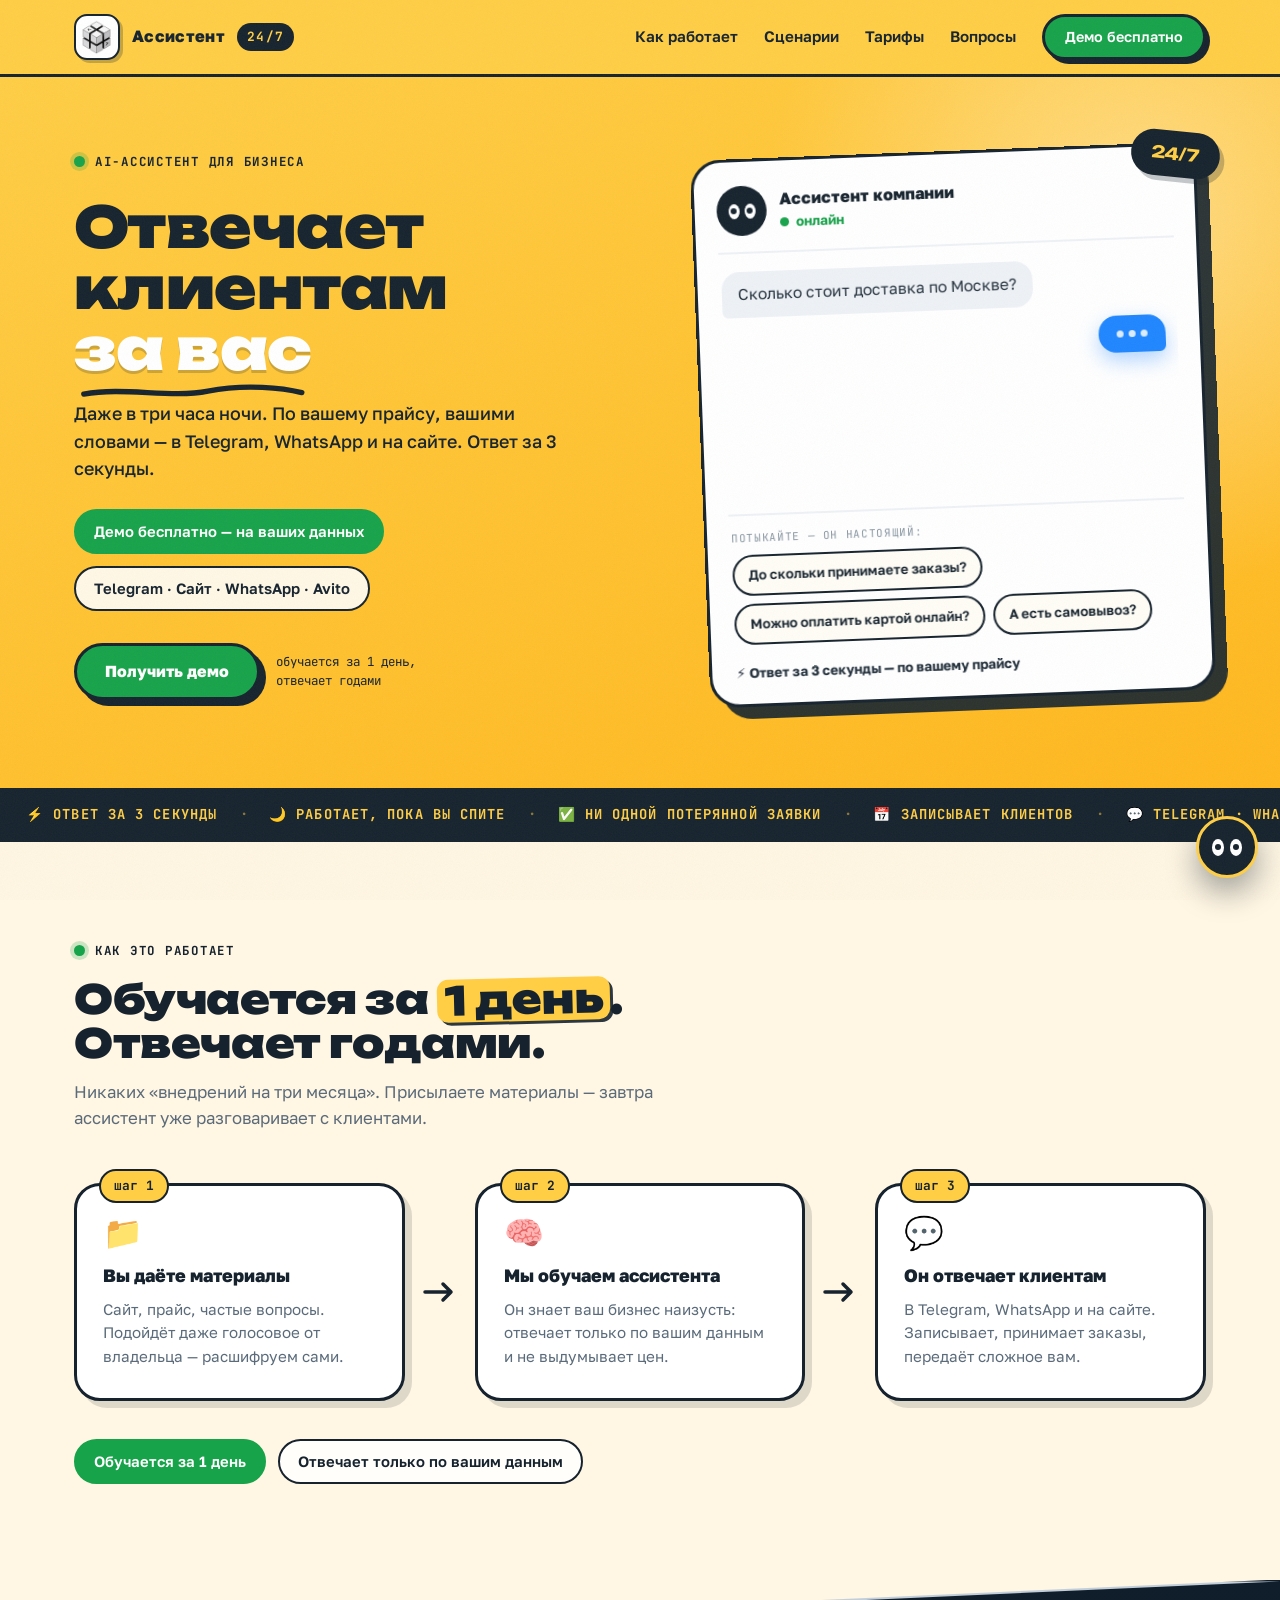
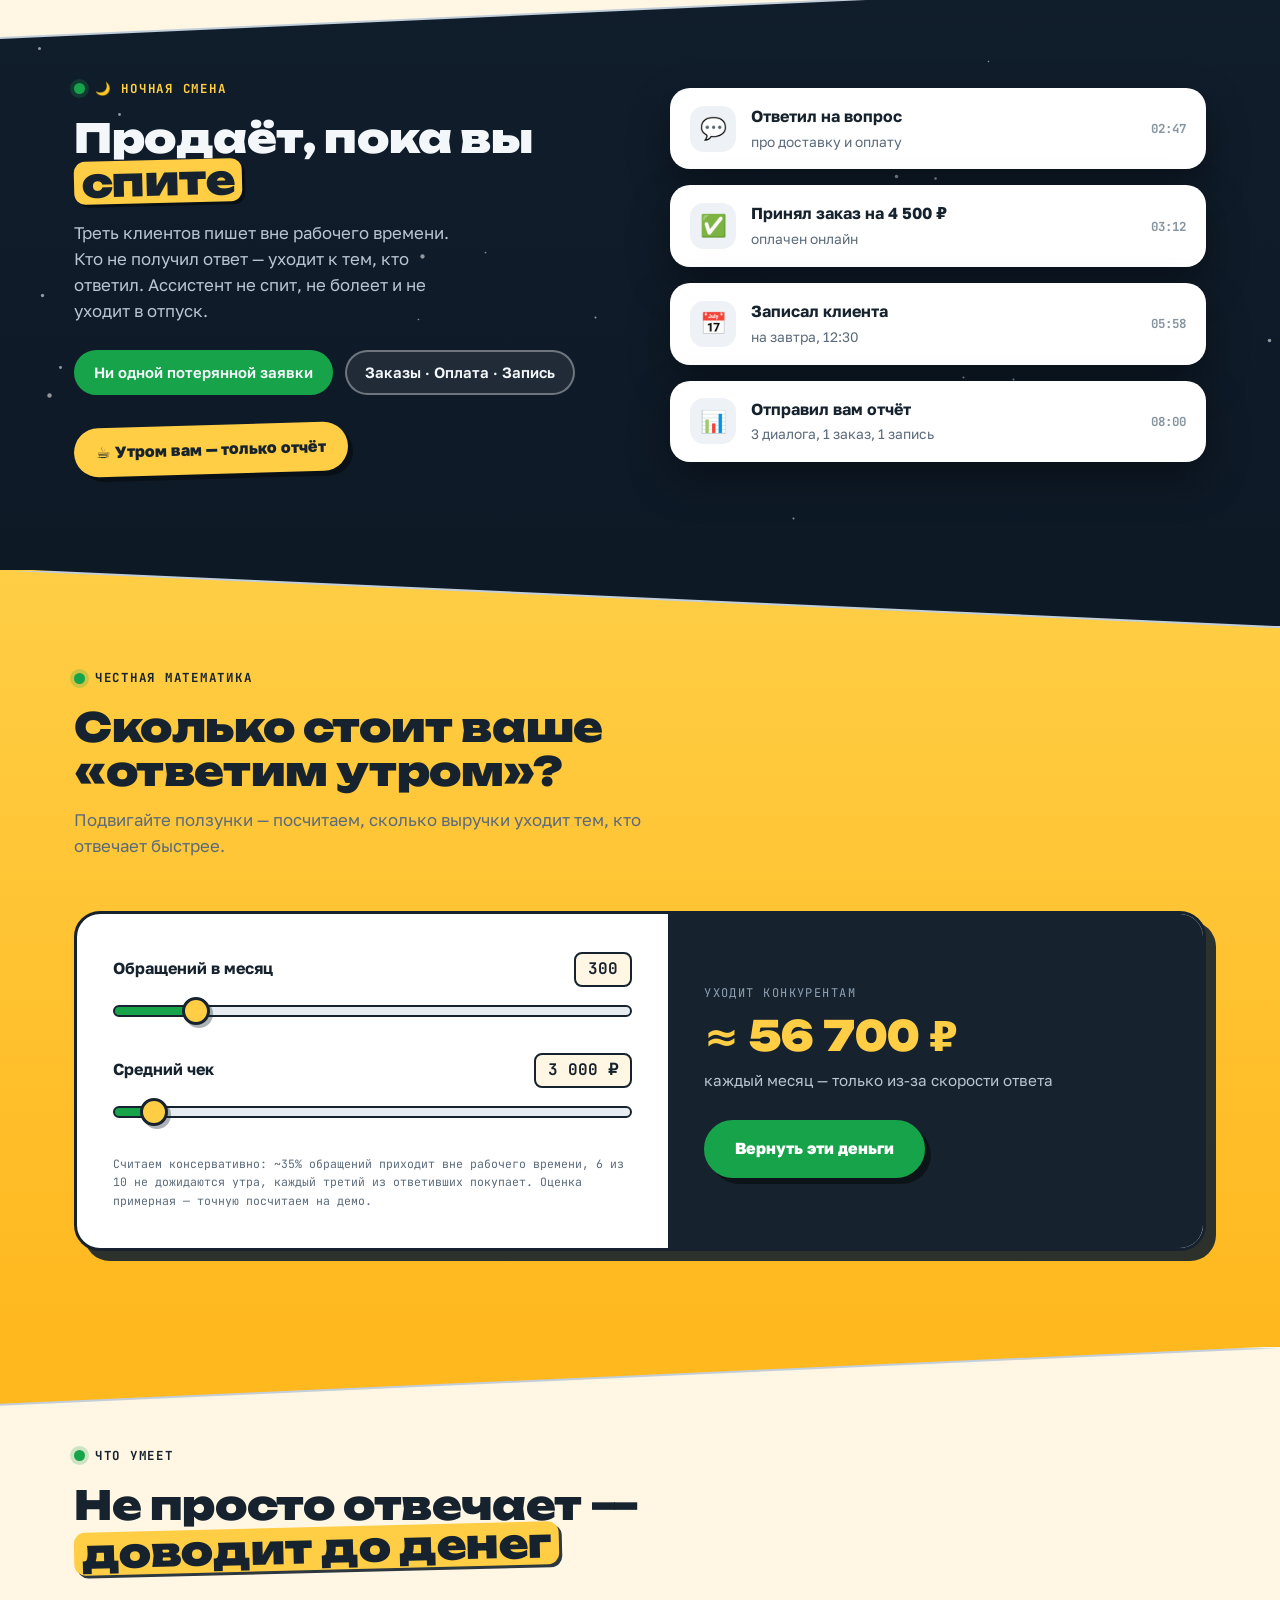
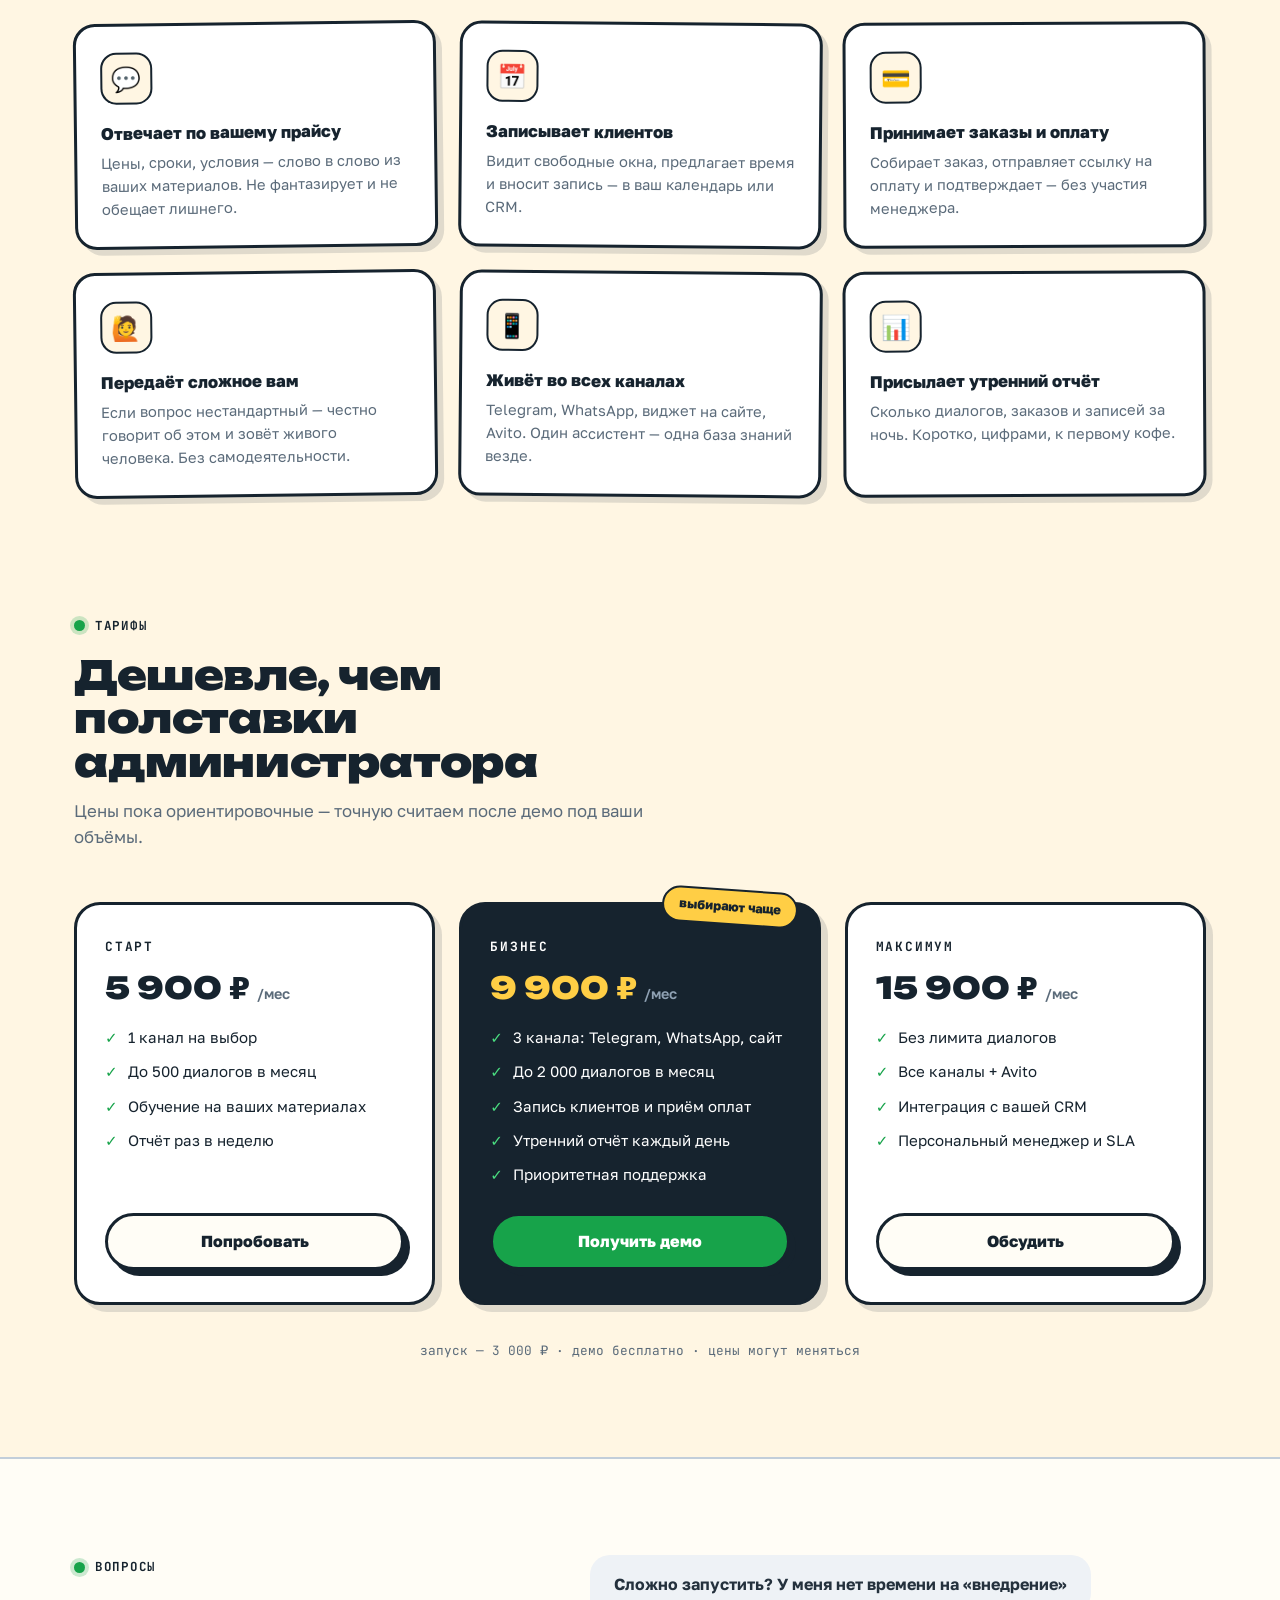
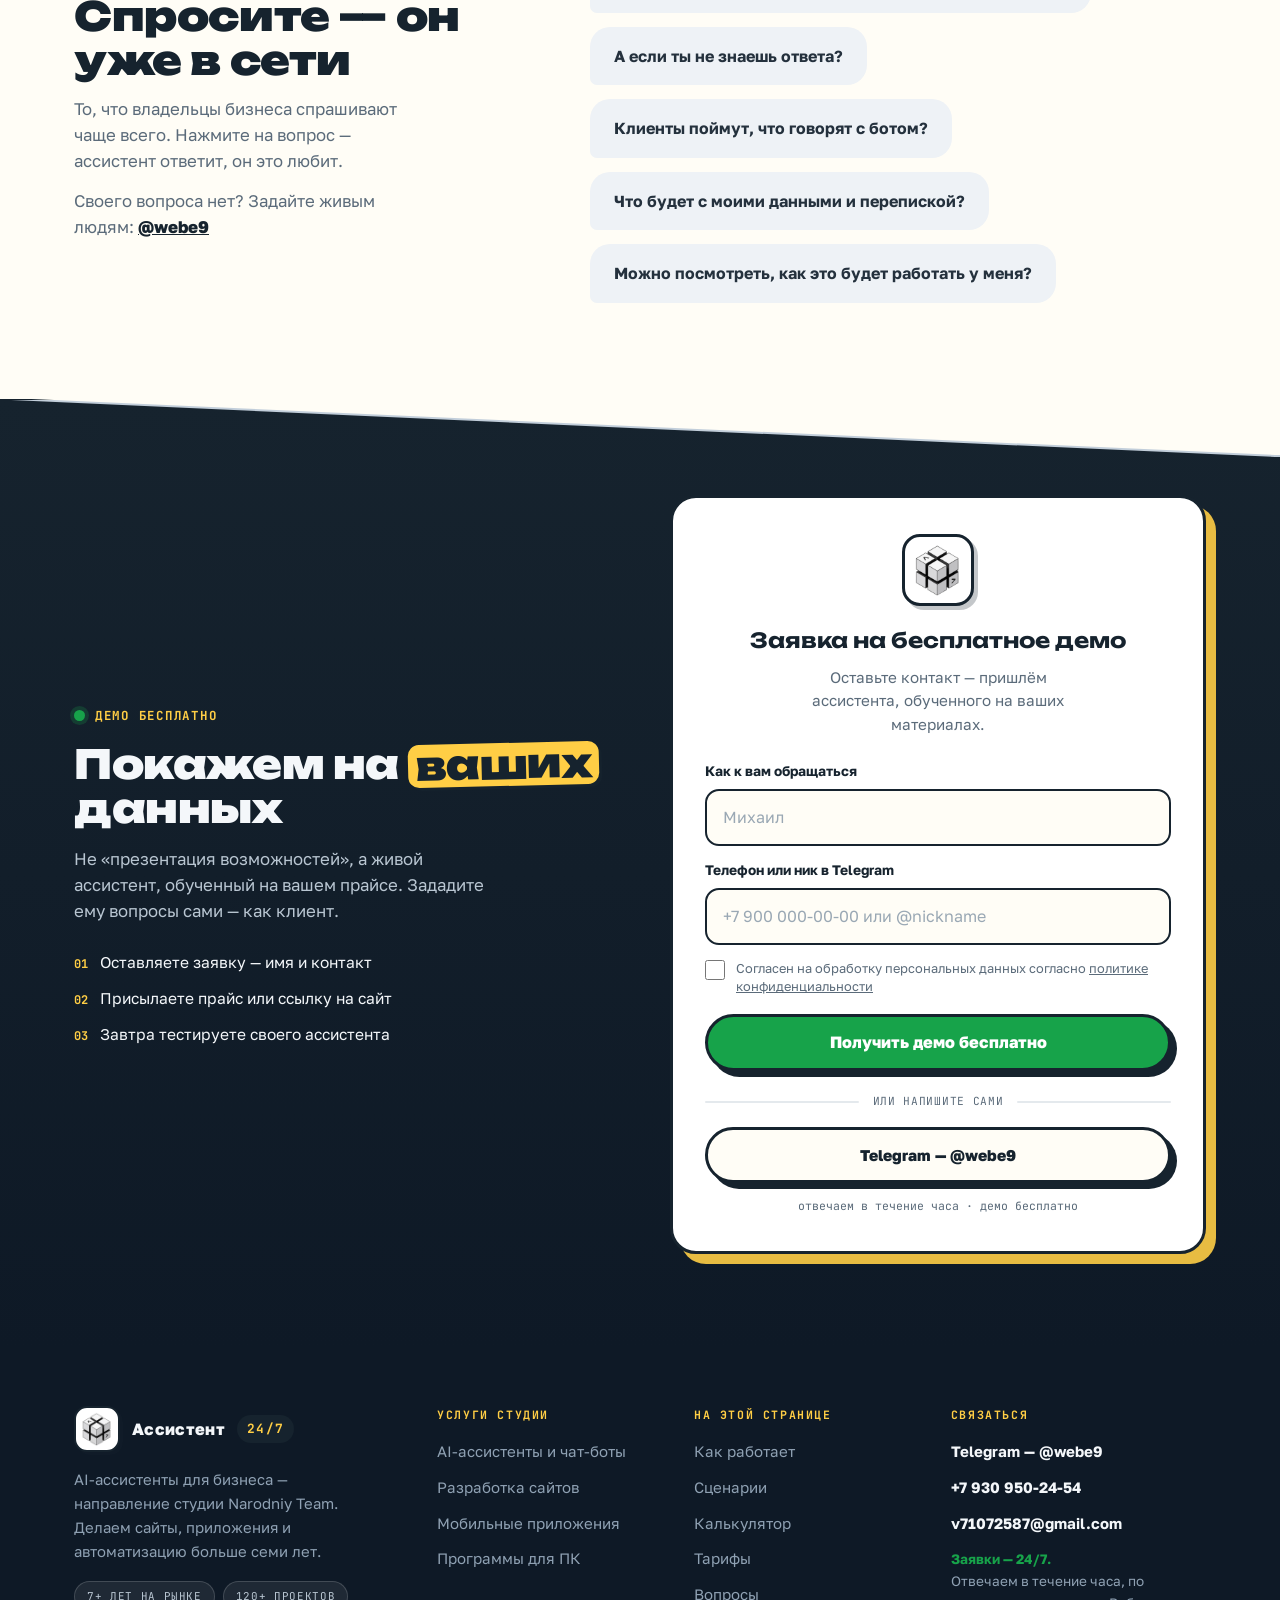
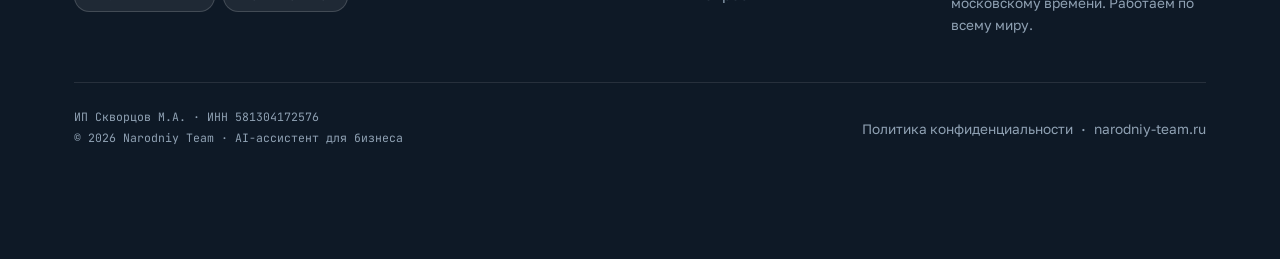
<file: index.html>
<!doctype html>
<html lang="ru">
<head>
<meta charset="utf-8">
<meta name="viewport" content="width=device-width, initial-scale=1, viewport-fit=cover">
<title>AI-ассистент для бизнеса — отвечает клиентам за вас 24/7</title>
<meta name="description" content="AI-ассистент отвечает клиентам в Telegram, WhatsApp и на сайте за 3 секунды. Обучается на ваших данных за 1 день. Демо бесплатно.">
<meta name="theme-color" content="#FFCE45">
<link rel="canonical" href="https://narodniy-team.ru/ai/">

<!-- превью для Telegram, WhatsApp, VK: без этого ссылка отправляется голой -->
<meta property="og:type" content="website">
<meta property="og:url" content="https://narodniy-team.ru/ai/">
<meta property="og:title" content="AI-ассистент для бизнеса — отвечает клиентам за вас 24/7">
<meta property="og:description" content="Отвечает в Telegram, WhatsApp и на сайте за 3 секунды — даже ночью. Обучается на ваших данных за 1 день. Демо бесплатно.">
<meta property="og:image" content="https://narodniy-team.ru/ai/og.png">
<meta property="og:image:width" content="1200">
<meta property="og:image:height" content="630">
<meta property="og:image:alt" content="Ассистент отвечает клиенту про доставку в 23:47">
<meta property="og:site_name" content="Narodniy Team">
<meta property="og:locale" content="ru_RU">
<meta name="twitter:card" content="summary_large_image">

<script>document.documentElement.classList.add('js')</script>
<link rel="icon" href="favicon.ico" sizes="any">
<link rel="icon" type="image/png" sizes="32x32" href="favicon-32.png">
<link rel="icon" type="image/png" sizes="16x16" href="favicon-16.png">
<link rel="apple-touch-icon" href="apple-touch-icon.png">
<link rel="preload" href="fonts/golos-text-400-cyrillic.woff2" as="font" type="font/woff2" crossorigin>
<link rel="preload" href="fonts/unbounded-900-cyrillic.woff2" as="font" type="font/woff2" crossorigin>
<link rel="stylesheet" href="styles.css">
</head>
<body>

<a class="skip" href="#main">К содержанию</a>

<!-- ============ шапка ============ -->
<header class="site-head" id="top">
  <div class="head-in">
    <a class="logo" href="https://narodniy-team.ru" aria-label="На сайт Narodniy Team">
      <img class="logo-img" src="logo.jpg" alt="Логотип Narodniy Team">
      Ассистент <b>24/7</b>
    </a>
    <nav class="main-nav" aria-label="Основная навигация">
      <a href="#how">Как работает</a>
      <a href="cases.html">Сценарии</a>
      <a href="#pricing">Тарифы</a>
      <a href="#faq">Вопросы</a>
      <a class="btn" href="#cta">Демо бесплатно</a>
    </nav>
    <button class="burger" aria-expanded="false" aria-controls="mmenu" aria-label="Меню">
      <span></span><span></span><span></span>
    </button>
  </div>
</header>

<div class="mobile-menu" id="mmenu">
  <a href="#how">Как работает</a>
  <a href="cases.html">Сценарии</a>
  <a href="#calc">Калькулятор</a>
  <a href="#pricing">Тарифы</a>
  <a href="#faq">Вопросы</a>
  <a class="btn" href="#cta">Демо бесплатно</a>
</div>

<main id="main">

<!-- ============ hero ============ -->
<section class="hero">
  <div class="hero-in">
    <div>
      <span class="eyebrow pop p1">AI-ассистент для бизнеса</span>
      <h1>
        <span class="pop p2">Отвечает клиентам</span>
        <span class="accent pop p3">за&nbsp;вас<svg viewBox="0 0 300 24" aria-hidden="true"><path d="M6 16 C 60 6, 120 22, 170 12 S 270 8, 294 14"/></svg></span>
      </h1>
      <p class="sub pop p4">Даже в три часа ночи. По вашему прайсу, вашими словами — в Telegram, WhatsApp и на сайте. Ответ за 3 секунды.</p>
      <div class="hero-chips pop p4">
        <span class="chip solid-green">Демо бесплатно — на ваших данных</span>
        <span class="chip">Telegram · Сайт · WhatsApp · Avito</span>
      </div>
      <div class="hero-cta pop p5">
        <a class="btn" href="#cta">Получить демо</a>
        <span class="hero-note">обучается за 1 день,<br>отвечает годами</span>
      </div>
    </div>

    <div style="position:relative">
      <div class="sticker-247">24/7</div>
      <div class="chat" aria-label="Демо диалога с ассистентом">
        <div class="chat-head">
          <span class="ava"><span class="eye"><span class="pupil"></span></span><span class="eye"><span class="pupil"></span></span></span>
          <div>
            <div class="chat-title">Ассистент компании</div>
            <div class="chat-status">онлайн</div>
          </div>
        </div>
        <div class="chat-logwrap">
          <!-- диалог статичен в разметке: виден даже если скрипт не загрузился.
             При живом JS лог очищается и диалог проигрывается с печатанием. -->
        <div class="chat-log" id="chatLog" aria-live="polite">
          <div class="msg client">Сколько стоит доставка по Москве?</div>
          <div class="msg bot">Курьером — 350 ₽, при заказе от 5 000 ₽ — бесплатно 🚚 Оформить заказ?</div>
          <div class="msg-meta">прочитано · 23:47</div>
        </div>
          <span class="chat-thumb" id="chatThumb" aria-hidden="true"></span>
        </div>
        <div class="chat-suggest" id="chatSuggest">
          <span class="hint">потыкайте — он настоящий:</span>
        </div>
        <div class="chat-foot">⚡ Ответ за 3 секунды — по вашему прайсу</div>
      </div>
    </div>
  </div>
</section>

<!-- ============ бегущая строка ============ -->
<div class="ticker" aria-hidden="true">
  <div class="ticker-track"><span>⚡ ответ за 3 секунды</span><span>🌙 работает, пока вы спите</span><span>✅ ни одной потерянной заявки</span><span>📅 записывает клиентов</span><span>💬 telegram · whatsapp · сайт · avito</span><span>🧠 знает ваш бизнес наизусть</span><span>⚡ ответ за 3 секунды</span><span>🌙 работает, пока вы спите</span><span>✅ ни одной потерянной заявки</span><span>📅 записывает клиентов</span><span>💬 telegram · whatsapp · сайт · avito</span><span>🧠 знает ваш бизнес наизусть</span></div>
</div>

<!-- ============ как работает ============ -->
<section class="section" id="how">
  <div class="wrap">
    <div class="sec-head reveal">
      <span class="eyebrow">Как это работает</span>
      <h2>Обучается за <span class="mark y">1 день</span>. Отвечает годами.</h2>
      <p>Никаких «внедрений на три месяца». Присылаете материалы — завтра ассистент уже разговаривает с клиентами.</p>
    </div>
    <div class="steps">
      <article class="step reveal">
        <span class="n">шаг 1</span>
        <div class="ico">📁</div>
        <h3>Вы даёте материалы</h3>
        <p>Сайт, прайс, частые вопросы. Подойдёт даже голосовое от владельца — расшифруем сами.</p>
      </article>
      <svg class="step-arrow" width="34" height="24" viewBox="0 0 34 24" aria-hidden="true"><path d="M2 12h26m0 0-8-8m8 8-8 8" stroke="currentColor" stroke-width="3.5" stroke-linecap="round" stroke-linejoin="round" fill="none"/></svg>
      <article class="step reveal d1">
        <span class="n">шаг 2</span>
        <div class="ico">🧠</div>
        <h3>Мы обучаем ассистента</h3>
        <p>Он знает ваш бизнес наизусть: отвечает только по вашим данным и не выдумывает цен.</p>
      </article>
      <svg class="step-arrow" width="34" height="24" viewBox="0 0 34 24" aria-hidden="true"><path d="M2 12h26m0 0-8-8m8 8-8 8" stroke="currentColor" stroke-width="3.5" stroke-linecap="round" stroke-linejoin="round" fill="none"/></svg>
      <article class="step reveal d2">
        <span class="n">шаг 3</span>
        <div class="ico">💬</div>
        <h3>Он отвечает клиентам</h3>
        <p>В Telegram, WhatsApp и на сайте. Записывает, принимает заказы, передаёт сложное вам.</p>
      </article>
    </div>
    <div class="steps-foot reveal">
      <span class="chip solid-green">Обучается за 1 день</span>
      <span class="chip">Отвечает только по вашим данным</span>
    </div>
  </div>
</section>

<!-- ============ ночная смена ============ -->
<section class="section night dark-zone" id="night">
  <div class="cut" style="--cut:var(--cream)" aria-hidden="true"></div>
  <div class="stars" aria-hidden="true"></div>
  <div class="wrap night-in">
    <div class="reveal">
      <span class="eyebrow">🌙 Ночная смена</span>
      <h2 style="margin-top:16px">Продаёт, пока вы <span class="mark">спите</span></h2>
      <p class="lead">Треть клиентов пишет вне рабочего времени. Кто не получил ответ — уходит к тем, кто ответил. Ассистент не спит, не болеет и не уходит в отпуск.</p>
      <div class="night-chips">
        <span class="chip solid-green">Ни одной потерянной заявки</span>
        <span class="chip">Заказы · Оплата · Запись</span>
      </div>
      <div class="night-report">☕ Утром вам — только отчёт</div>
    </div>
    <div class="timeline">
      <div class="t-card reveal"><span class="t-ico">💬</span><span><b>Ответил на вопрос</b><small>про доставку и оплату</small></span><span class="t-time">02:47</span></div>
      <div class="t-card reveal d1"><span class="t-ico">✅</span><span><b>Принял заказ на 4 500 ₽</b><small>оплачен онлайн</small></span><span class="t-time">03:12</span></div>
      <div class="t-card reveal d2"><span class="t-ico">📅</span><span><b>Записал клиента</b><small>на завтра, 12:30</small></span><span class="t-time">05:58</span></div>
      <div class="t-card reveal d3"><span class="t-ico">📊</span><span><b>Отправил вам отчёт</b><small>3 диалога, 1 заказ, 1 запись</small></span><span class="t-time">08:00</span></div>
    </div>
  </div>
</section>

<!-- ============ калькулятор ============ -->
<section class="section calc-sec" id="calc">
  <div class="cut r" style="--cut:var(--ink-2)" aria-hidden="true"></div>
  <div class="wrap">
    <div class="sec-head reveal">
      <span class="eyebrow">Честная математика</span>
      <h2>Сколько стоит ваше «ответим утром»?</h2>
      <p>Подвигайте ползунки — посчитаем, сколько выручки уходит тем, кто отвечает быстрее.</p>
    </div>
    <div class="calc reveal">
      <div class="calc-controls">
        <div class="row">
          <label for="rLeads">Обращений в месяц <output id="oLeads">300</output></label>
          <input type="range" id="rLeads" min="30" max="2000" step="10" value="300" style="--fill:13.7%">
        </div>
        <div class="row">
          <label for="rCheck">Средний чек <output id="oCheck">3 000 ₽</output></label>
          <input type="range" id="rCheck" min="500" max="50000" step="500" value="3000" style="--fill:5.1%">
        </div>
        <p class="calc-note">Считаем консервативно: ~35% обращений приходит вне рабочего времени, 6 из 10 не дожидаются утра, каждый третий из ответивших покупает. Оценка примерная — точную посчитаем на демо.</p>
      </div>
      <div class="calc-result">
        <span class="cap">уходит конкурентам</span>
        <span class="big" id="lossOut">≈ 56 700 ₽</span>
        <span class="per">каждый месяц — только из-за скорости ответа</span>
        <a class="btn" href="#cta">Вернуть эти деньги</a>
      </div>
    </div>
  </div>
</section>

<!-- ============ возможности ============ -->
<section class="section bg-cream" id="features">
  <div class="cut" style="--cut:var(--yellow-2)" aria-hidden="true"></div>
  <div class="wrap">
    <div class="sec-head reveal">
      <span class="eyebrow">Что умеет</span>
      <h2>Не просто отвечает — <span class="mark y">доводит до денег</span></h2>
    </div>
    <div class="feat-grid">
      <article class="feat pop-card"><div class="ico">💬</div><h3>Отвечает по вашему прайсу</h3><p>Цены, сроки, условия — слово в слово из ваших материалов. Не фантазирует и не обещает лишнего.</p></article>
      <article class="feat pop-card d1"><div class="ico">📅</div><h3>Записывает клиентов</h3><p>Видит свободные окна, предлагает время и вносит запись — в ваш календарь или CRM.</p></article>
      <article class="feat pop-card d2"><div class="ico">💳</div><h3>Принимает заказы и оплату</h3><p>Собирает заказ, отправляет ссылку на оплату и подтверждает — без участия менеджера.</p></article>
      <article class="feat pop-card"><div class="ico">🙋</div><h3>Передаёт сложное вам</h3><p>Если вопрос нестандартный — честно говорит об этом и зовёт живого человека. Без самодеятельности.</p></article>
      <article class="feat pop-card d1"><div class="ico">📱</div><h3>Живёт во всех каналах</h3><p>Telegram, WhatsApp, виджет на сайте, Avito. Один ассистент — одна база знаний везде.</p></article>
      <article class="feat pop-card d2"><div class="ico">📊</div><h3>Присылает утренний отчёт</h3><p>Сколько диалогов, заказов и записей за ночь. Коротко, цифрами, к первому кофе.</p></article>
    </div>
  </div>
</section>

<!-- ============ тарифы ============ -->
<section class="section" id="pricing" style="padding-top:20px">
  <div class="wrap">
    <div class="sec-head reveal">
      <span class="eyebrow">Тарифы</span>
      <h2>Дешевле, чем полставки администратора</h2>
      <p>Цены пока ориентировочные — точную считаем после демо под ваши объёмы.</p>
    </div>
    <div class="price-grid">
      <article class="plan reveal">
        <span class="name">Старт</span>
        <div class="cost">5 900 ₽ <small>/мес</small></div>
        <ul>
          <li>1 канал на выбор</li>
          <li>До 500 диалогов в месяц</li>
          <li>Обучение на ваших материалах</li>
          <li>Отчёт раз в неделю</li>
        </ul>
        <a class="btn ghost" href="#cta">Попробовать</a>
      </article>
      <article class="plan hot reveal d1">
        <span class="badge">выбирают чаще</span>
        <span class="name">Бизнес</span>
        <div class="cost">9 900 ₽ <small>/мес</small></div>
        <ul>
          <li>3 канала: Telegram, WhatsApp, сайт</li>
          <li>До 2 000 диалогов в месяц</li>
          <li>Запись клиентов и приём оплат</li>
          <li>Утренний отчёт каждый день</li>
          <li>Приоритетная поддержка</li>
        </ul>
        <a class="btn" href="#cta">Получить демо</a>
      </article>
      <article class="plan reveal d2">
        <span class="name">Максимум</span>
        <div class="cost">15 900 ₽ <small>/мес</small></div>
        <ul>
          <li>Без лимита диалогов</li>
          <li>Все каналы + Avito</li>
          <li>Интеграция с вашей CRM</li>
          <li>Персональный менеджер и SLA</li>
        </ul>
        <a class="btn ghost" href="#cta">Обсудить</a>
      </article>
    </div>
    <p class="price-foot reveal">запуск — 3 000 ₽ · демо бесплатно · цены могут меняться</p>
  </div>
</section>

<!-- ============ FAQ — переписка с ассистентом ============ -->
<section class="section faq-sec hline" id="faq">
  <div class="wrap faq-in">
    <div class="faq-head reveal">
      <span class="eyebrow">Вопросы</span>
      <h2>Спросите — он уже в сети</h2>
      <p>То, что владельцы бизнеса спрашивают чаще всего. Нажмите на вопрос — ассистент ответит, он это любит.</p>
      <p class="faq-more">Своего вопроса нет? Задайте живым людям: <a href="https://t.me/webe9" target="_blank" rel="noopener">@webe9</a></p>
    </div>
    <div class="faq-chat">
      <div class="fq reveal">
        <button class="fq-q" aria-expanded="false">Сложно запустить? У меня нет времени на «внедрение»</button>
        <div class="fq-a"><div class="fq-a-in"><div class="fq-bubble">От вас — только прайс и ответы на частые вопросы, хоть голосовым 🎙 Остальное делаем мы: обычно от созвона до работающего ассистента проходит один день.</div></div></div>
      </div>
      <div class="fq reveal d1">
        <button class="fq-q" aria-expanded="false">А если ты не знаешь ответа?</button>
        <div class="fq-a"><div class="fq-a-in"><div class="fq-bubble">Я не выдумываю. Если вопрос вне моих знаний — честно говорю, что уточню, и передаю диалог живому менеджеру вместе со всей перепиской.</div></div></div>
      </div>
      <div class="fq reveal d2">
        <button class="fq-q" aria-expanded="false">Клиенты поймут, что говорят с ботом?</button>
        <div class="fq-a"><div class="fq-a-in"><div class="fq-bubble">Я и не скрываю — представляюсь ассистентом. Но отвечаю по-человечески: коротко, по делу, вашим тоном. Клиентам важнее ответ за 3 секунды, чем споры о философии 😉</div></div></div>
      </div>
      <div class="fq reveal d3">
        <button class="fq-q" aria-expanded="false">Что будет с моими данными и перепиской?</button>
        <div class="fq-a"><div class="fq-a-in"><div class="fq-bubble">Ваши материалы идут только на моё обучение и никому не передаются. Переписка хранится у вас — доступ есть только у вас и вашей команды.</div></div></div>
      </div>
      <div class="fq reveal d3">
        <button class="fq-q" aria-expanded="false">Можно посмотреть, как это будет работать у меня?</button>
        <div class="fq-a"><div class="fq-a-in"><div class="fq-bubble">Да, это и есть демо: присылаете прайс — завтра я уже отвечаю на ваши вопросы как клиенту. Понравится — подключаем каналы. Нет — расходимся без счетов 🤝</div></div></div>
      </div>
    </div>
  </div>
</section>

<!-- ============ CTA ============ -->
<section class="section cta-sec dark-zone" id="cta">
  <div class="cut r" style="--cut:var(--paper)" aria-hidden="true"></div>
  <div class="wrap cta-in">
    <div class="reveal">
      <span class="eyebrow">Демо бесплатно</span>
      <h2 style="margin-top:16px">Покажем на <span class="mark y">ваших</span> данных</h2>
      <p class="lead">Не «презентация возможностей», а живой ассистент, обученный на вашем прайсе. Зададите ему вопросы сами — как клиент.</p>
      <div class="cta-steps">
        <span><b>01</b> Оставляете заявку — имя и контакт</span>
        <span><b>02</b> Присылаете прайс или ссылку на сайт</span>
        <span><b>03</b> Завтра тестируете своего ассистента</span>
      </div>
    </div>
    <!-- Форма — обычный <form>: без JS уходит POST'ом и ведёт на /ai/thanks.html,
         с живым JS отправляется через fetch и отвечает прямо в карточке. -->
    <div class="lead-card reveal d1">
      <img class="tg-logo" src="logo.jpg" alt="Логотип Narodniy Team">
      <h3>Заявка на бесплатное демо</h3>
      <p class="lead-sub">Оставьте контакт — пришлём ассистента, обученного на ваших материалах.</p>

      <form class="lead-form" id="leadForm" method="post" action="/ai/api/lead">
        <input type="hidden" name="page" value="index">
        <!-- ловушка для ботов: живой человек это поле не видит и не заполняет -->
        <div class="hp" aria-hidden="true"><label>Не заполняйте<input type="text" name="company_site" tabindex="-1" autocomplete="off"></label></div>

        <label class="field">
          <span class="field-l">Как к вам обращаться</span>
          <input type="text" name="name" required maxlength="80" autocomplete="name" placeholder="Михаил">
        </label>

        <label class="field">
          <span class="field-l">Телефон или ник в Telegram</span>
          <input type="text" name="contact" required maxlength="80" autocomplete="tel" placeholder="+7 900 000-00-00 или @nickname" inputmode="text">
        </label>

        <label class="consent">
          <input type="checkbox" name="consent" value="1" required>
          <span>Согласен на обработку персональных данных согласно <a href="https://narodniy-team.ru/privacy" target="_blank" rel="noopener">политике конфиденциальности</a></span>
        </label>

        <button class="btn" type="submit">Получить демо бесплатно</button>
        <p class="form-status" id="formStatus" role="status" aria-live="polite"></p>
      </form>

      <div class="lead-or"><span>или напишите сами</span></div>
      <a class="btn ghost tg-link" href="https://t.me/webe9" target="_blank" rel="noopener">Telegram — @webe9</a>
      <p class="note">отвечаем в течение часа · демо бесплатно</p>
    </div>
  </div>
</section>

</main>

<!-- ============ футер ============ -->
<footer class="site-foot">
  <div class="wrap">
    <div class="foot-top">
      <div class="foot-brand">
        <a class="logo" href="https://narodniy-team.ru" aria-label="На сайт Narodniy Team">
          <img class="logo-img" src="logo.jpg" alt="Логотип Narodniy Team">
          Ассистент <b>24/7</b>
        </a>
        <p class="foot-about">AI-ассистенты для бизнеса — направление студии Narodniy Team. Делаем сайты, приложения и автоматизацию больше семи лет.</p>
        <div class="foot-stats">
          <span class="foot-stat">7+ лет на рынке</span>
          <span class="foot-stat">120+ проектов</span>
        </div>
      </div>

      <nav class="foot-col" aria-label="Услуги студии">
        <h4>Услуги студии</h4>
        <ul>
          <li><a href="./">AI-ассистенты и чат-боты</a></li>
          <li><a href="https://narodniy-team.ru/uslugi/razrabotka-saytov">Разработка сайтов</a></li>
          <li><a href="https://narodniy-team.ru/uslugi/razrabotka-mobilnyh-prilozheniy">Мобильные приложения</a></li>
          <li><a href="https://narodniy-team.ru/uslugi/razrabotka-programm-na-pk">Программы для ПК</a></li>
        </ul>
      </nav>

      <nav class="foot-col" aria-label="Разделы">
        <h4>На этой странице</h4>
        <ul>
          <li><a href="#how">Как работает</a></li>
          <li><a href="cases.html">Сценарии</a></li>
          <li><a href="#calc">Калькулятор</a></li>
          <li><a href="#pricing">Тарифы</a></li>
          <li><a href="#faq">Вопросы</a></li>
        </ul>
      </nav>

      <div class="foot-col foot-contact">
        <h4>Связаться</h4>
        <ul>
          <li><a href="https://t.me/webe9" target="_blank" rel="noopener">Telegram — @webe9</a></li>
          <li><a href="tel:+79309502454">+7 930 950-24-54</a></li>
          <li><a href="mailto:v71072587@gmail.com">v71072587@gmail.com</a></li>
        </ul>
        <p class="foot-hours"><b>Заявки — 24/7.</b><br>Отвечаем в течение часа, по московскому времени. Работаем по всему миру.</p>
      </div>
    </div>

    <div class="foot-bottom">
      <span class="foot-legal">
        ИП Скворцов М.А. · ИНН 581304172576<br>
        © 2026 Narodniy Team · AI-ассистент для бизнеса
      </span>
      <span>
        <a href="https://narodniy-team.ru/privacy">Политика конфиденциальности</a>
        &nbsp;·&nbsp;
        <a href="https://narodniy-team.ru">narodniy-team.ru</a>
      </span>
    </div>
  </div>
</footer>

<!-- живая кнопка -->
<button class="fab" id="fab" aria-label="Получить демо">
  <span class="eye"><span class="pupil"></span></span><span class="eye"><span class="pupil"></span></span>
</button>

<script src="script.js"></script>

<!-- микроразметка: организация, услуга с тарифами, FAQ для расширенного сниппета -->
<script type="application/ld+json">
{
  "@context": "https://schema.org",
  "@graph": [
    {
      "@type": "ProfessionalService",
      "@id": "https://narodniy-team.ru/#organization",
      "name": "Narodniy Team",
      "description": "Студия разработки: сайты, мобильные приложения, программы для ПК и автоматизация на базе ИИ.",
      "url": "https://narodniy-team.ru",
      "logo": "https://narodniy-team.ru/ai/logo.jpg",
      "image": "https://narodniy-team.ru/ai/og.png",
      "telephone": "+7-930-950-24-54",
      "email": "v71072587@gmail.com",
      "priceRange": "5900-15900 RUB",
      "areaServed": { "@type": "Country", "name": "Россия" },
      "sameAs": ["https://t.me/webe9"]
    },
    {
      "@type": "Service",
      "name": "AI-ассистент для бизнеса",
      "serviceType": "Разработка и внедрение AI-ассистента для ответов клиентам",
      "description": "AI-ассистент отвечает клиентам в Telegram, WhatsApp, на сайте и Avito круглосуточно: по вашему прайсу, записывает клиентов, принимает заказы и передаёт сложные вопросы менеджеру.",
      "url": "https://narodniy-team.ru/ai/",
      "provider": { "@id": "https://narodniy-team.ru/#organization" },
      "areaServed": { "@type": "Country", "name": "Россия" },
      "offers": [
        {
          "@type": "Offer",
          "name": "Старт",
          "price": "5900",
          "priceCurrency": "RUB",
          "url": "https://narodniy-team.ru/ai/#pricing",
          "description": "1 канал на выбор, до 500 диалогов в месяц, обучение на ваших материалах, отчёт раз в неделю."
        },
        {
          "@type": "Offer",
          "name": "Бизнес",
          "price": "9900",
          "priceCurrency": "RUB",
          "url": "https://narodniy-team.ru/ai/#pricing",
          "description": "3 канала (Telegram, WhatsApp, сайт), до 2 000 диалогов в месяц, запись клиентов и приём оплат, ежедневный отчёт."
        },
        {
          "@type": "Offer",
          "name": "Максимум",
          "price": "15900",
          "priceCurrency": "RUB",
          "url": "https://narodniy-team.ru/ai/#pricing",
          "description": "Без лимита диалогов, все каналы и Avito, интеграция с CRM, персональный менеджер и SLA."
        }
      ]
    },
    {
      "@type": "FAQPage",
      "mainEntity": [
        {
          "@type": "Question",
          "name": "Сложно запустить? У меня нет времени на «внедрение»",
          "acceptedAnswer": {
            "@type": "Answer",
            "text": "От вас — только прайс и ответы на частые вопросы, хоть голосовым. Остальное делаем мы: обычно от созвона до работающего ассистента проходит один день."
          }
        },
        {
          "@type": "Question",
          "name": "А если ассистент не знает ответа?",
          "acceptedAnswer": {
            "@type": "Answer",
            "text": "Он не выдумывает. Если вопрос вне его знаний — честно говорит, что уточнит, и передаёт диалог живому менеджеру вместе со всей перепиской."
          }
        },
        {
          "@type": "Question",
          "name": "Клиенты поймут, что говорят с ботом?",
          "acceptedAnswer": {
            "@type": "Answer",
            "text": "Ассистент не скрывает этого и представляется ассистентом. Но отвечает по-человечески: коротко, по делу, тоном вашей компании. Клиентам важнее ответ за 3 секунды."
          }
        },
        {
          "@type": "Question",
          "name": "Что будет с моими данными и перепиской?",
          "acceptedAnswer": {
            "@type": "Answer",
            "text": "Ваши материалы идут только на обучение ассистента и никому не передаются. Переписка хранится у вас — доступ есть только у вас и вашей команды."
          }
        },
        {
          "@type": "Question",
          "name": "Можно посмотреть, как это будет работать у меня?",
          "acceptedAnswer": {
            "@type": "Answer",
            "text": "Да, это и есть бесплатное демо: присылаете прайс — на следующий день ассистент уже отвечает на ваши вопросы как клиенту. Понравится — подключаем каналы."
          }
        }
      ]
    }
  ]
}
</script>
</body>
</html>
</file>
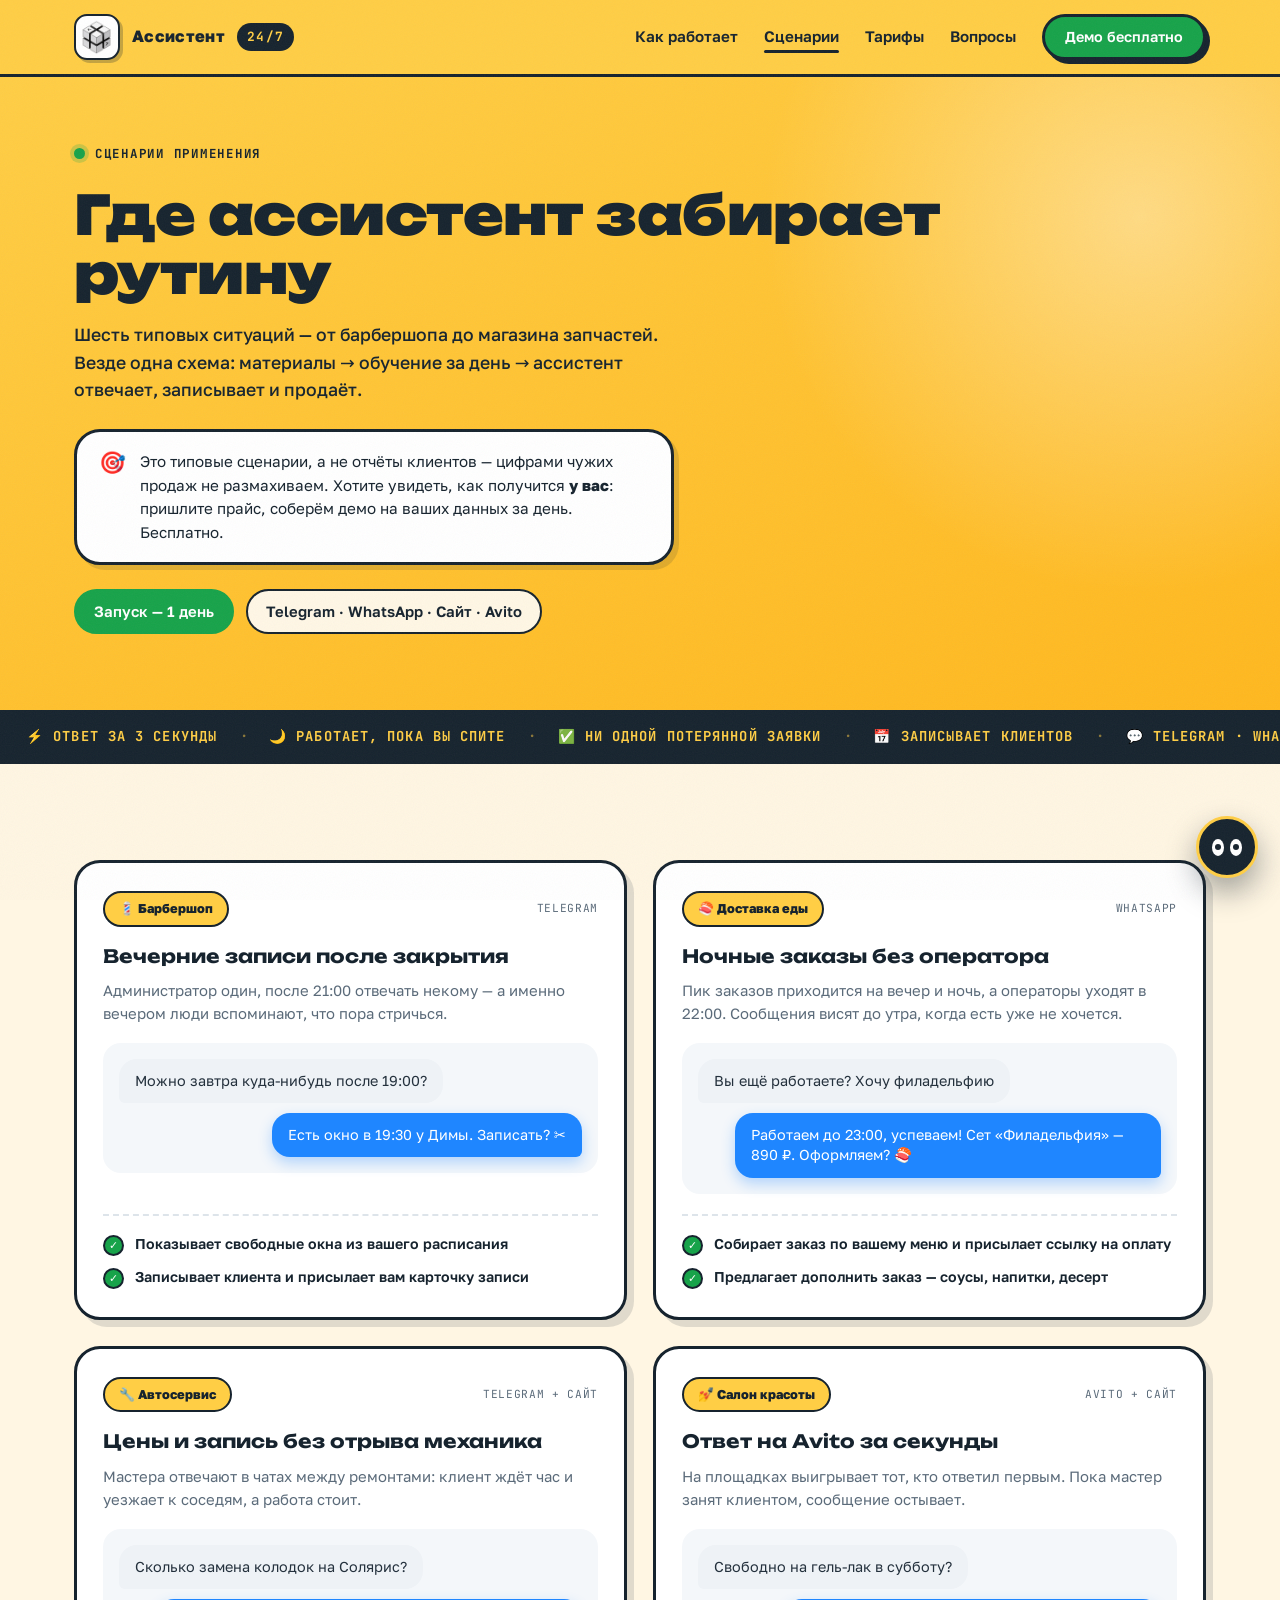
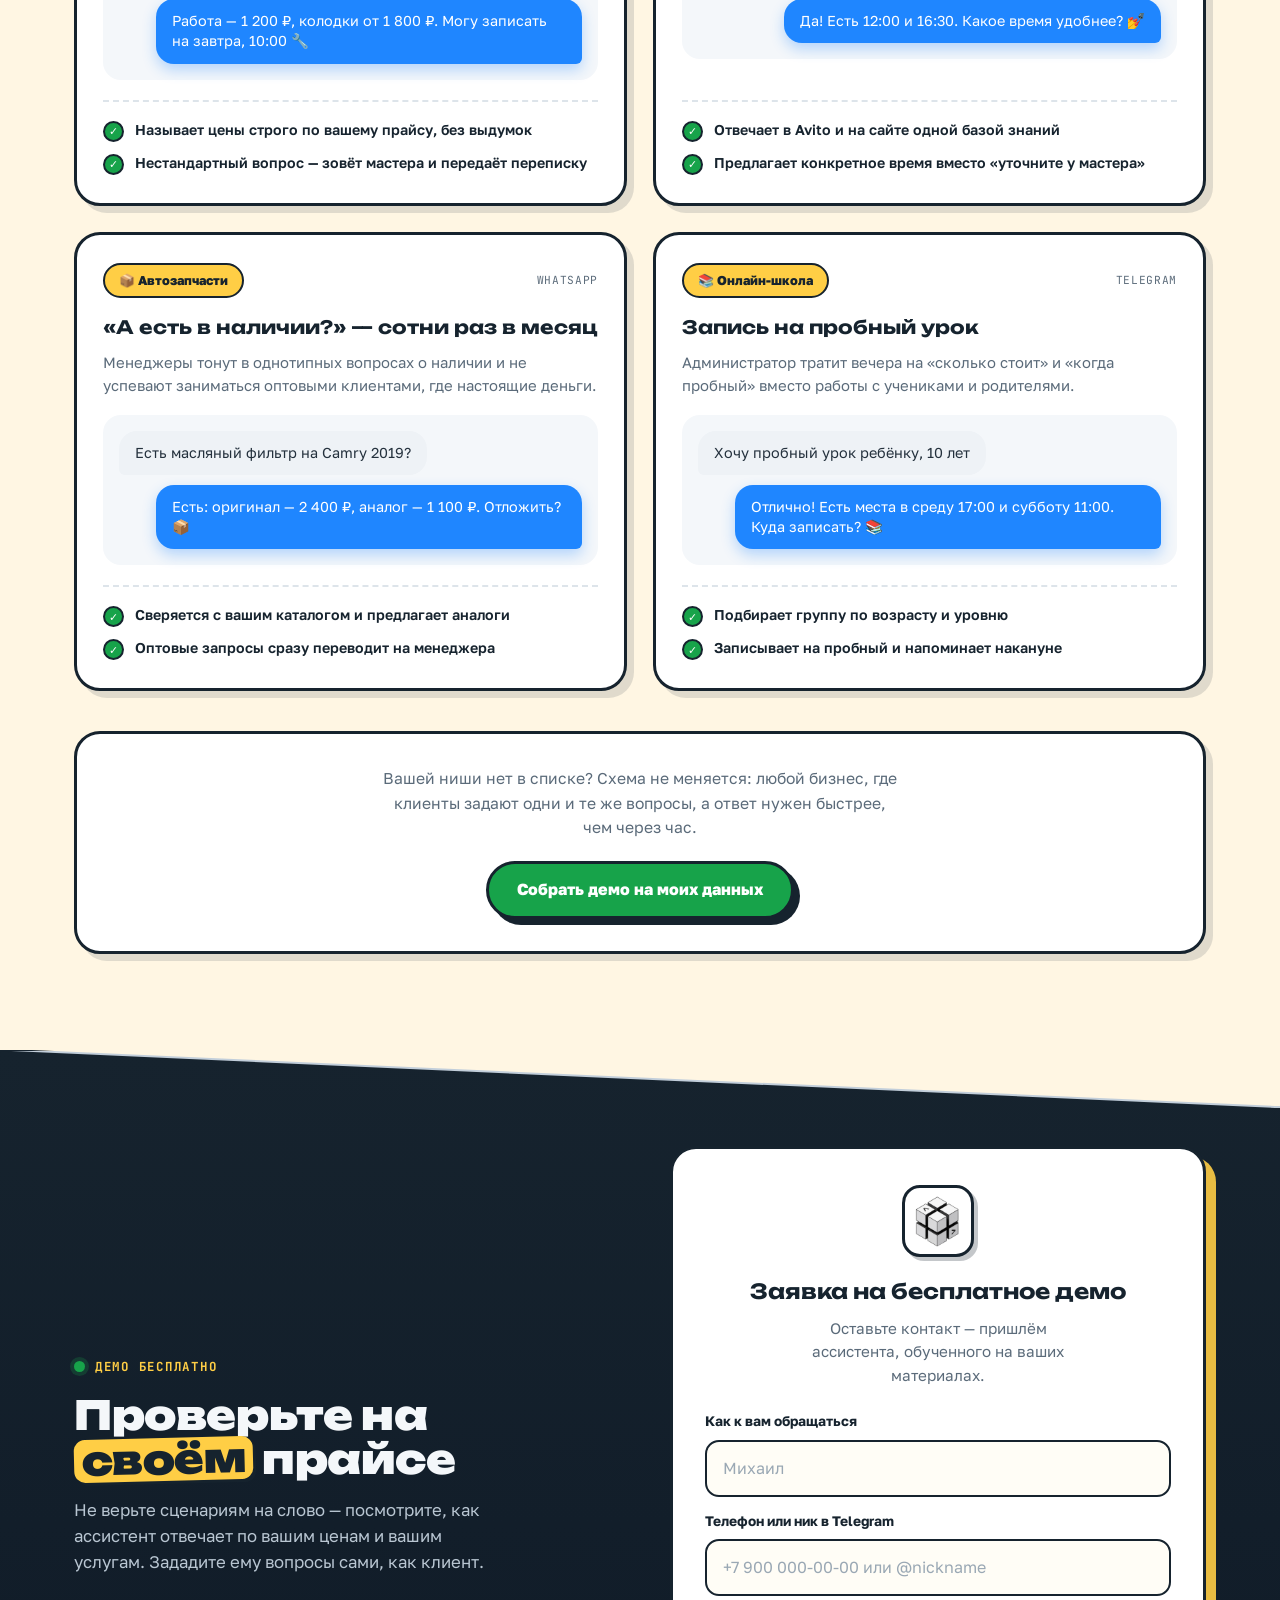
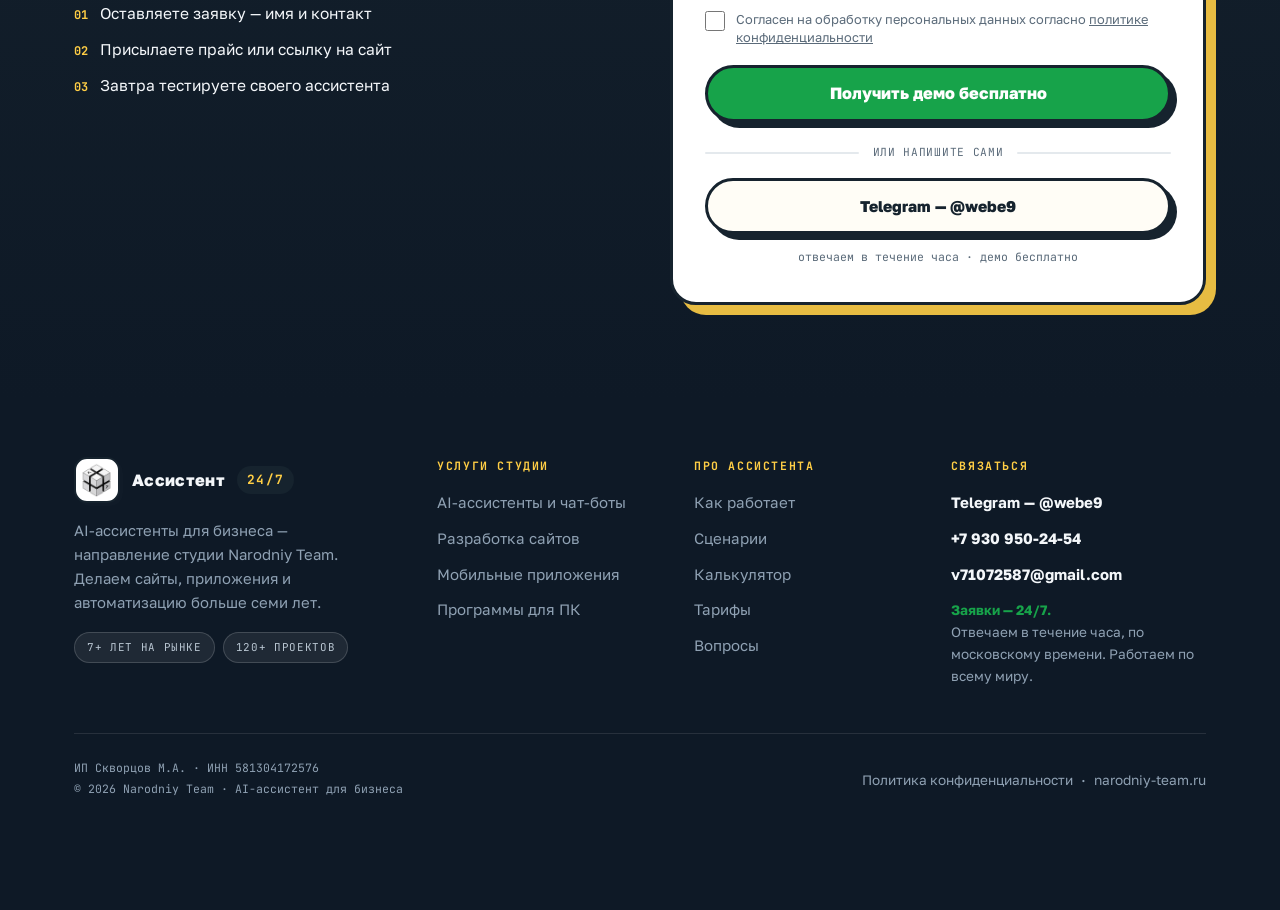
<file: cases.html>
<!doctype html>
<html lang="ru">
<head>
<meta charset="utf-8">
<meta name="viewport" content="width=device-width, initial-scale=1, viewport-fit=cover">
<title>Сценарии применения — AI-ассистент для бизнеса</title>
<meta name="description" content="Шесть сценариев работы AI-ассистента: барбершоп, доставка еды, автосервис, салон красоты, автозапчасти, онлайн-школа. Демо на ваших данных — бесплатно.">
<meta name="theme-color" content="#FFCE45">
<link rel="canonical" href="https://narodniy-team.ru/ai/cases.html">

<meta property="og:type" content="website">
<meta property="og:url" content="https://narodniy-team.ru/ai/cases.html">
<meta property="og:title" content="Сценарии применения — AI-ассистент для бизнеса">
<meta property="og:description" content="Шесть сценариев: барбершоп, доставка еды, автосервис, салон красоты, автозапчасти, онлайн-школа. Везде одна схема — запуск за 1 день.">
<meta property="og:image" content="https://narodniy-team.ru/ai/og.png">
<meta property="og:image:width" content="1200">
<meta property="og:image:height" content="630">
<meta property="og:site_name" content="Narodniy Team">
<meta property="og:locale" content="ru_RU">
<meta name="twitter:card" content="summary_large_image">

<script>document.documentElement.classList.add('js')</script>
<link rel="icon" href="favicon.ico" sizes="any">
<link rel="icon" type="image/png" sizes="32x32" href="favicon-32.png">
<link rel="icon" type="image/png" sizes="16x16" href="favicon-16.png">
<link rel="apple-touch-icon" href="apple-touch-icon.png">
<link rel="preload" href="fonts/golos-text-400-cyrillic.woff2" as="font" type="font/woff2" crossorigin>
<link rel="preload" href="fonts/unbounded-900-cyrillic.woff2" as="font" type="font/woff2" crossorigin>
<link rel="stylesheet" href="styles.css">
</head>
<body>

<a class="skip" href="#main">К содержанию</a>

<!-- ============ шапка ============ -->
<header class="site-head" id="top">
  <div class="head-in">
    <a class="logo" href="https://narodniy-team.ru" aria-label="На сайт Narodniy Team">
      <img class="logo-img" src="logo.jpg" alt="Логотип Narodniy Team">
      Ассистент <b>24/7</b>
    </a>
    <nav class="main-nav" aria-label="Основная навигация">
      <a href="./#how">Как работает</a>
      <a href="cases.html" aria-current="page">Сценарии</a>
      <a href="./#pricing">Тарифы</a>
      <a href="./#faq">Вопросы</a>
      <a class="btn" href="#cta">Демо бесплатно</a>
    </nav>
    <button class="burger" aria-expanded="false" aria-controls="mmenu" aria-label="Меню">
      <span></span><span></span><span></span>
    </button>
  </div>
</header>

<div class="mobile-menu" id="mmenu">
  <a href="./#how">Как работает</a>
  <a href="cases.html">Сценарии</a>
  <a href="./#pricing">Тарифы</a>
  <a href="./#faq">Вопросы</a>
  <a class="btn" href="#cta">Демо бесплатно</a>
</div>

<main id="main">

<!-- ============ hero ============ -->
<section class="page-hero">
  <div class="wrap">
    <span class="eyebrow">Сценарии применения</span>
    <h1>Где ассистент забирает рутину</h1>
    <p class="sub">Шесть типовых ситуаций — от барбершопа до магазина запчастей. Везде одна схема: материалы → обучение за день → ассистент отвечает, записывает и продаёт.</p>
    <!-- Честная рамка вместо выдуманных отчётов: показываем, что ассистент
         делает, а проверить предлагаем на живом демо. -->
    <div class="honest-note">
      <span class="honest-ico" aria-hidden="true">🎯</span>
      <p>Это типовые сценарии, а не отчёты клиентов — цифрами чужих продаж не размахиваем. Хотите увидеть, как получится <b>у вас</b>: пришлите прайс, соберём демо на ваших данных за день. Бесплатно.</p>
    </div>
    <div class="hero-chips" style="margin-top:24px">
      <span class="chip solid-green">Запуск — 1 день</span>
      <span class="chip">Telegram · WhatsApp · Сайт · Avito</span>
    </div>
  </div>
</section>

<!-- ============ бегущая строка ============ -->
<div class="ticker" aria-hidden="true">
  <div class="ticker-track"><span>⚡ ответ за 3 секунды</span><span>🌙 работает, пока вы спите</span><span>✅ ни одной потерянной заявки</span><span>📅 записывает клиентов</span><span>💬 telegram · whatsapp · сайт · avito</span><span>🧠 знает ваш бизнес наизусть</span><span>⚡ ответ за 3 секунды</span><span>🌙 работает, пока вы спите</span><span>✅ ни одной потерянной заявки</span><span>📅 записывает клиентов</span><span>💬 telegram · whatsapp · сайт · avito</span><span>🧠 знает ваш бизнес наизусть</span></div>
</div>

<!-- ============ сценарии ============ -->
<section class="section">
  <div class="wrap">
    <div class="case-grid">

      <article class="case reveal">
        <div class="case-top">
          <span class="case-tag">💈 Барбершоп</span>
          <span class="case-chan">Telegram</span>
        </div>
        <h3>Вечерние записи после закрытия</h3>
        <p class="prob">Администратор один, после 21:00 отвечать некому — а именно вечером люди вспоминают, что пора стричься.</p>
        <div class="case-chat">
          <div class="msg client">Можно завтра куда-нибудь после 19:00?</div>
          <div class="msg bot">Есть окно в 19:30 у Димы. Записать? ✂️</div>
        </div>
        <ul class="case-does">
          <li><span class="tick" aria-hidden="true">✓</span>Показывает свободные окна из вашего расписания</li>
          <li><span class="tick" aria-hidden="true">✓</span>Записывает клиента и присылает вам карточку записи</li>
        </ul>
      </article>

      <article class="case reveal d1">
        <div class="case-top">
          <span class="case-tag">🍣 Доставка еды</span>
          <span class="case-chan">WhatsApp</span>
        </div>
        <h3>Ночные заказы без оператора</h3>
        <p class="prob">Пик заказов приходится на вечер и ночь, а операторы уходят в 22:00. Сообщения висят до утра, когда есть уже не хочется.</p>
        <div class="case-chat">
          <div class="msg client">Вы ещё работаете? Хочу филадельфию</div>
          <div class="msg bot">Работаем до 23:00, успеваем! Сет «Филадельфия» — 890 ₽. Оформляем? 🍣</div>
        </div>
        <ul class="case-does">
          <li><span class="tick" aria-hidden="true">✓</span>Собирает заказ по вашему меню и присылает ссылку на оплату</li>
          <li><span class="tick" aria-hidden="true">✓</span>Предлагает дополнить заказ — соусы, напитки, десерт</li>
        </ul>
      </article>

      <article class="case reveal">
        <div class="case-top">
          <span class="case-tag">🔧 Автосервис</span>
          <span class="case-chan">Telegram + сайт</span>
        </div>
        <h3>Цены и запись без отрыва механика</h3>
        <p class="prob">Мастера отвечают в чатах между ремонтами: клиент ждёт час и уезжает к соседям, а работа стоит.</p>
        <div class="case-chat">
          <div class="msg client">Сколько замена колодок на Солярис?</div>
          <div class="msg bot">Работа — 1 200 ₽, колодки от 1 800 ₽. Могу записать на завтра, 10:00 🔧</div>
        </div>
        <ul class="case-does">
          <li><span class="tick" aria-hidden="true">✓</span>Называет цены строго по вашему прайсу, без выдумок</li>
          <li><span class="tick" aria-hidden="true">✓</span>Нестандартный вопрос — зовёт мастера и передаёт переписку</li>
        </ul>
      </article>

      <article class="case reveal d1">
        <div class="case-top">
          <span class="case-tag">💅 Салон красоты</span>
          <span class="case-chan">Avito + сайт</span>
        </div>
        <h3>Ответ на Avito за секунды</h3>
        <p class="prob">На площадках выигрывает тот, кто ответил первым. Пока мастер занят клиентом, сообщение остывает.</p>
        <div class="case-chat">
          <div class="msg client">Свободно на гель-лак в субботу?</div>
          <div class="msg bot">Да! Есть 12:00 и 16:30. Какое время удобнее? 💅</div>
        </div>
        <ul class="case-does">
          <li><span class="tick" aria-hidden="true">✓</span>Отвечает в Avito и на сайте одной базой знаний</li>
          <li><span class="tick" aria-hidden="true">✓</span>Предлагает конкретное время вместо «уточните у мастера»</li>
        </ul>
      </article>

      <article class="case reveal">
        <div class="case-top">
          <span class="case-tag">📦 Автозапчасти</span>
          <span class="case-chan">WhatsApp</span>
        </div>
        <h3>«А есть в наличии?» — сотни раз в месяц</h3>
        <p class="prob">Менеджеры тонут в однотипных вопросах о наличии и не успевают заниматься оптовыми клиентами, где настоящие деньги.</p>
        <div class="case-chat">
          <div class="msg client">Есть масляный фильтр на Camry 2019?</div>
          <div class="msg bot">Есть: оригинал — 2 400 ₽, аналог — 1 100 ₽. Отложить? 📦</div>
        </div>
        <ul class="case-does">
          <li><span class="tick" aria-hidden="true">✓</span>Сверяется с вашим каталогом и предлагает аналоги</li>
          <li><span class="tick" aria-hidden="true">✓</span>Оптовые запросы сразу переводит на менеджера</li>
        </ul>
      </article>

      <article class="case reveal d1">
        <div class="case-top">
          <span class="case-tag">📚 Онлайн-школа</span>
          <span class="case-chan">Telegram</span>
        </div>
        <h3>Запись на пробный урок</h3>
        <p class="prob">Администратор тратит вечера на «сколько стоит» и «когда пробный» вместо работы с учениками и родителями.</p>
        <div class="case-chat">
          <div class="msg client">Хочу пробный урок ребёнку, 10 лет</div>
          <div class="msg bot">Отлично! Есть места в среду 17:00 и субботу 11:00. Куда записать? 📚</div>
        </div>
        <ul class="case-does">
          <li><span class="tick" aria-hidden="true">✓</span>Подбирает группу по возрасту и уровню</li>
          <li><span class="tick" aria-hidden="true">✓</span>Записывает на пробный и напоминает накануне</li>
        </ul>
      </article>

    </div>

    <div class="cases-foot reveal">
      <p>Вашей ниши нет в списке? Схема не меняется: любой бизнес, где клиенты задают одни и те же вопросы, а ответ нужен быстрее, чем через час.</p>
      <a class="btn" href="#cta">Собрать демо на моих данных</a>
    </div>
  </div>
</section>

<!-- ============ CTA ============ -->
<section class="section cta-sec dark-zone" id="cta">
  <div class="cut r" style="--cut:var(--cream)" aria-hidden="true"></div>
  <div class="wrap cta-in">
    <div class="reveal">
      <span class="eyebrow">Демо бесплатно</span>
      <h2 style="margin-top:16px">Проверьте на <span class="mark y">своём</span> прайсе</h2>
      <p class="lead">Не верьте сценариям на слово — посмотрите, как ассистент отвечает по вашим ценам и вашим услугам. Зададите ему вопросы сами, как клиент.</p>
      <div class="cta-steps">
        <span><b>01</b> Оставляете заявку — имя и контакт</span>
        <span><b>02</b> Присылаете прайс или ссылку на сайт</span>
        <span><b>03</b> Завтра тестируете своего ассистента</span>
      </div>
    </div>

    <!-- та же форма, что на главной; page=cases — чтобы видеть, откуда пришла заявка -->
    <div class="lead-card reveal d1">
      <img class="tg-logo" src="logo.jpg" alt="Логотип Narodniy Team">
      <h3>Заявка на бесплатное демо</h3>
      <p class="lead-sub">Оставьте контакт — пришлём ассистента, обученного на ваших материалах.</p>

      <form class="lead-form" id="leadForm" method="post" action="/ai/api/lead">
        <input type="hidden" name="page" value="cases">
        <div class="hp" aria-hidden="true"><label>Не заполняйте<input type="text" name="company_site" tabindex="-1" autocomplete="off"></label></div>

        <label class="field">
          <span class="field-l">Как к вам обращаться</span>
          <input type="text" name="name" required maxlength="80" autocomplete="name" placeholder="Михаил">
        </label>

        <label class="field">
          <span class="field-l">Телефон или ник в Telegram</span>
          <input type="text" name="contact" required maxlength="80" autocomplete="tel" placeholder="+7 900 000-00-00 или @nickname" inputmode="text">
        </label>

        <label class="consent">
          <input type="checkbox" name="consent" value="1" required>
          <span>Согласен на обработку персональных данных согласно <a href="https://narodniy-team.ru/privacy" target="_blank" rel="noopener">политике конфиденциальности</a></span>
        </label>

        <button class="btn" type="submit">Получить демо бесплатно</button>
        <p class="form-status" id="formStatus" role="status" aria-live="polite"></p>
      </form>

      <div class="lead-or"><span>или напишите сами</span></div>
      <a class="btn ghost tg-link" href="https://t.me/webe9" target="_blank" rel="noopener">Telegram — @webe9</a>
      <p class="note">отвечаем в течение часа · демо бесплатно</p>
    </div>
  </div>
</section>

</main>

<!-- ============ футер ============ -->
<footer class="site-foot">
  <div class="wrap">
    <div class="foot-top">
      <div class="foot-brand">
        <a class="logo" href="https://narodniy-team.ru" aria-label="На сайт Narodniy Team">
          <img class="logo-img" src="logo.jpg" alt="Логотип Narodniy Team">
          Ассистент <b>24/7</b>
        </a>
        <p class="foot-about">AI-ассистенты для бизнеса — направление студии Narodniy Team. Делаем сайты, приложения и автоматизацию больше семи лет.</p>
        <div class="foot-stats">
          <span class="foot-stat">7+ лет на рынке</span>
          <span class="foot-stat">120+ проектов</span>
        </div>
      </div>

      <nav class="foot-col" aria-label="Услуги студии">
        <h4>Услуги студии</h4>
        <ul>
          <li><a href="./">AI-ассистенты и чат-боты</a></li>
          <li><a href="https://narodniy-team.ru/uslugi/razrabotka-saytov">Разработка сайтов</a></li>
          <li><a href="https://narodniy-team.ru/uslugi/razrabotka-mobilnyh-prilozheniy">Мобильные приложения</a></li>
          <li><a href="https://narodniy-team.ru/uslugi/razrabotka-programm-na-pk">Программы для ПК</a></li>
        </ul>
      </nav>

      <nav class="foot-col" aria-label="Разделы">
        <h4>Про ассистента</h4>
        <ul>
          <li><a href="./#how">Как работает</a></li>
          <li><a href="cases.html">Сценарии</a></li>
          <li><a href="./#calc">Калькулятор</a></li>
          <li><a href="./#pricing">Тарифы</a></li>
          <li><a href="./#faq">Вопросы</a></li>
        </ul>
      </nav>

      <div class="foot-col foot-contact">
        <h4>Связаться</h4>
        <ul>
          <li><a href="https://t.me/webe9" target="_blank" rel="noopener">Telegram — @webe9</a></li>
          <li><a href="tel:+79309502454">+7 930 950-24-54</a></li>
          <li><a href="mailto:v71072587@gmail.com">v71072587@gmail.com</a></li>
        </ul>
        <p class="foot-hours"><b>Заявки — 24/7.</b><br>Отвечаем в течение часа, по московскому времени. Работаем по всему миру.</p>
      </div>
    </div>

    <div class="foot-bottom">
      <span class="foot-legal">
        ИП Скворцов М.А. · ИНН 581304172576<br>
        © 2026 Narodniy Team · AI-ассистент для бизнеса
      </span>
      <span>
        <a href="https://narodniy-team.ru/privacy">Политика конфиденциальности</a>
        &nbsp;·&nbsp;
        <a href="https://narodniy-team.ru">narodniy-team.ru</a>
      </span>
    </div>
  </div>
</footer>

<!-- живая кнопка -->
<button class="fab" id="fab" aria-label="Получить демо">
  <span class="eye"><span class="pupil"></span></span><span class="eye"><span class="pupil"></span></span>
</button>

<script src="script.js"></script>

<!-- хлебные крошки для сниппета в поиске -->
<script type="application/ld+json">
{
  "@context": "https://schema.org",
  "@type": "BreadcrumbList",
  "itemListElement": [
    {
      "@type": "ListItem",
      "position": 1,
      "name": "AI-ассистент для бизнеса",
      "item": "https://narodniy-team.ru/ai/"
    },
    {
      "@type": "ListItem",
      "position": 2,
      "name": "Сценарии применения",
      "item": "https://narodniy-team.ru/ai/cases.html"
    }
  ]
}
</script>
</body>
</html>
</file>
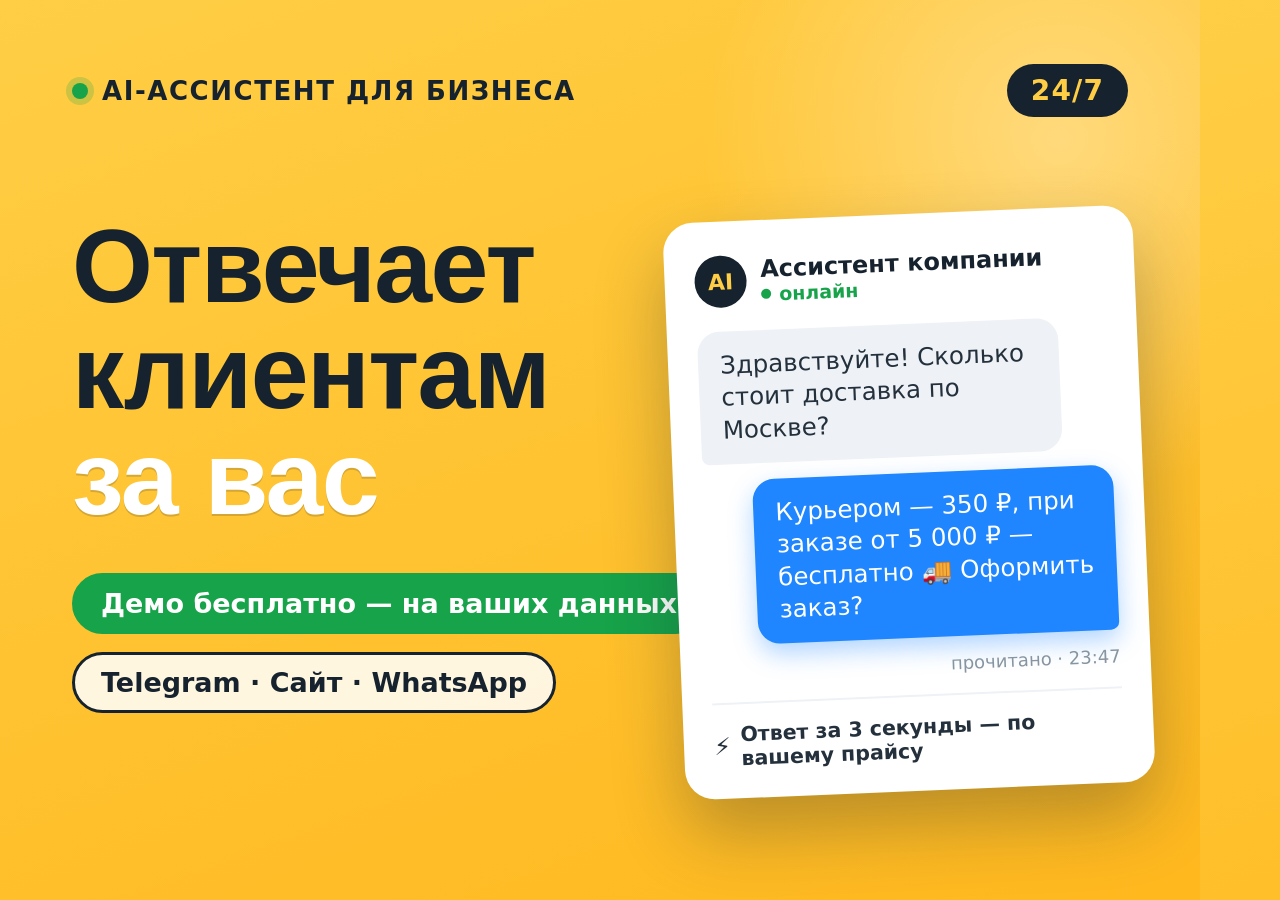
<file: cover1.html>
<!doctype html>
<html lang="ru">
<head>
<meta charset="utf-8">
<style>
  * { margin: 0; padding: 0; box-sizing: border-box; }
  html, body { width: 1200px; height: 900px; overflow: hidden; }
  body {
    font-family: "Segoe UI", system-ui, Arial, sans-serif;
    background: linear-gradient(160deg, #FFCE45 0%, #FFB81E 100%);
    position: relative;
    color: #16232E;
  }
  /* soft giant circle for depth, barely visible */
  .glow {
    position: absolute; right: -220px; top: -220px;
    width: 720px; height: 720px; border-radius: 50%;
    background: radial-gradient(circle, rgba(255,255,255,.35), rgba(255,255,255,0) 70%);
  }
  .frame { position: absolute; inset: 0; padding: 64px 72px; }

  /* eyebrow row */
  .top { display: flex; align-items: center; justify-content: space-between; }
  .brand { display: flex; align-items: center; gap: 14px; font-weight: 700; font-size: 26px; letter-spacing: .06em; }
  .dot { width: 16px; height: 16px; border-radius: 50%; background: #17A34A; box-shadow: 0 0 0 6px rgba(23,163,74,.22); }
  .chip247 {
    font-weight: 800; font-size: 28px; background: #16232E; color: #FFCE45;
    padding: 10px 24px; border-radius: 999px; letter-spacing: .04em;
  }

  h1 {
    margin-top: 96px;
    font-family: "Segoe UI Black", "Segoe UI", Arial, sans-serif;
    font-weight: 900;
    font-size: 104px;
    line-height: 1.02;
    letter-spacing: -0.015em;
    max-width: 640px;
  }
  h1 .accent { color: #ffffff; text-shadow: 0 2px 0 rgba(22,35,46,.18); }

  .chips { display: flex; flex-direction: column; gap: 18px; margin-top: 42px; align-items: flex-start; }
  .chip {
    background: rgba(255,255,255,.85); border: 3px solid #16232E;
    font-weight: 700; font-size: 27px; padding: 12px 26px; border-radius: 999px;
  }
  .chip.free { background: #17A34A; color: #fff; border-color: #17A34A; }

  /* chat card */
  .chat {
    position: absolute; right: 56px; top: 214px;
    width: 470px; background: #fff; border-radius: 30px;
    padding: 34px 30px 28px;
    box-shadow: 0 34px 70px rgba(22,35,46,.30);
    transform: rotate(-2.4deg);
  }
  .chat-head { display: flex; align-items: center; gap: 14px; margin-bottom: 24px; }
  .ava {
    width: 52px; height: 52px; border-radius: 50%;
    background: #16232E; color: #FFCE45;
    display: flex; align-items: center; justify-content: center;
    font-weight: 900; font-size: 22px;
  }
  .who { font-weight: 800; font-size: 24px; }
  .status { font-size: 19px; color: #17A34A; font-weight: 700; display: flex; align-items: center; gap: 8px; }
  .status::before { content: ""; width: 10px; height: 10px; border-radius: 50%; background: #17A34A; }

  .msg { max-width: 88%; padding: 18px 22px; border-radius: 22px; font-size: 24.5px; line-height: 1.32; margin-bottom: 16px; }
  .client { background: #EEF2F6; color: #24313D; border-bottom-left-radius: 8px; }
  .bot {
    background: #1F86FF; color: #fff; margin-left: auto;
    border-bottom-right-radius: 8px;
    box-shadow: 0 10px 24px rgba(31,134,255,.35);
  }
  .meta { text-align: right; font-size: 18px; color: #8795A1; margin-top: 2px; }
  .caption {
    margin-top: 20px; padding-top: 18px; border-top: 2px solid #EEF2F6;
    font-size: 20.5px; font-weight: 700; color: #24313D;
    display: flex; align-items: center; gap: 10px;
  }
  .bolt { font-size: 24px; }
</style>
</head>
<body>
  <div class="glow"></div>
  <div class="frame">
    <div class="top">
      <div class="brand"><span class="dot"></span>AI-АССИСТЕНТ ДЛЯ БИЗНЕСА</div>
      <div class="chip247">24/7</div>
    </div>

    <h1>Отвечает клиентам <span class="accent">за&nbsp;вас</span></h1>

    <div class="chips">
      <div class="chip free">Демо бесплатно — на ваших данных</div>
      <div class="chip">Telegram · Сайт · WhatsApp</div>
    </div>
  </div>

  <div class="chat">
    <div class="chat-head">
      <div class="ava">AI</div>
      <div>
        <div class="who">Ассистент компании</div>
        <div class="status">онлайн</div>
      </div>
    </div>
    <div class="msg client">Здравствуйте! Сколько стоит доставка по Москве?</div>
    <div class="msg bot">Курьером — 350 ₽, при заказе от 5 000 ₽ — бесплатно 🚚 Оформить заказ?</div>
    <div class="meta">прочитано · 23:47</div>
    <div class="caption"><span class="bolt">⚡</span> Ответ за 3 секунды — по вашему прайсу</div>
  </div>
</body>
</html>
</file>
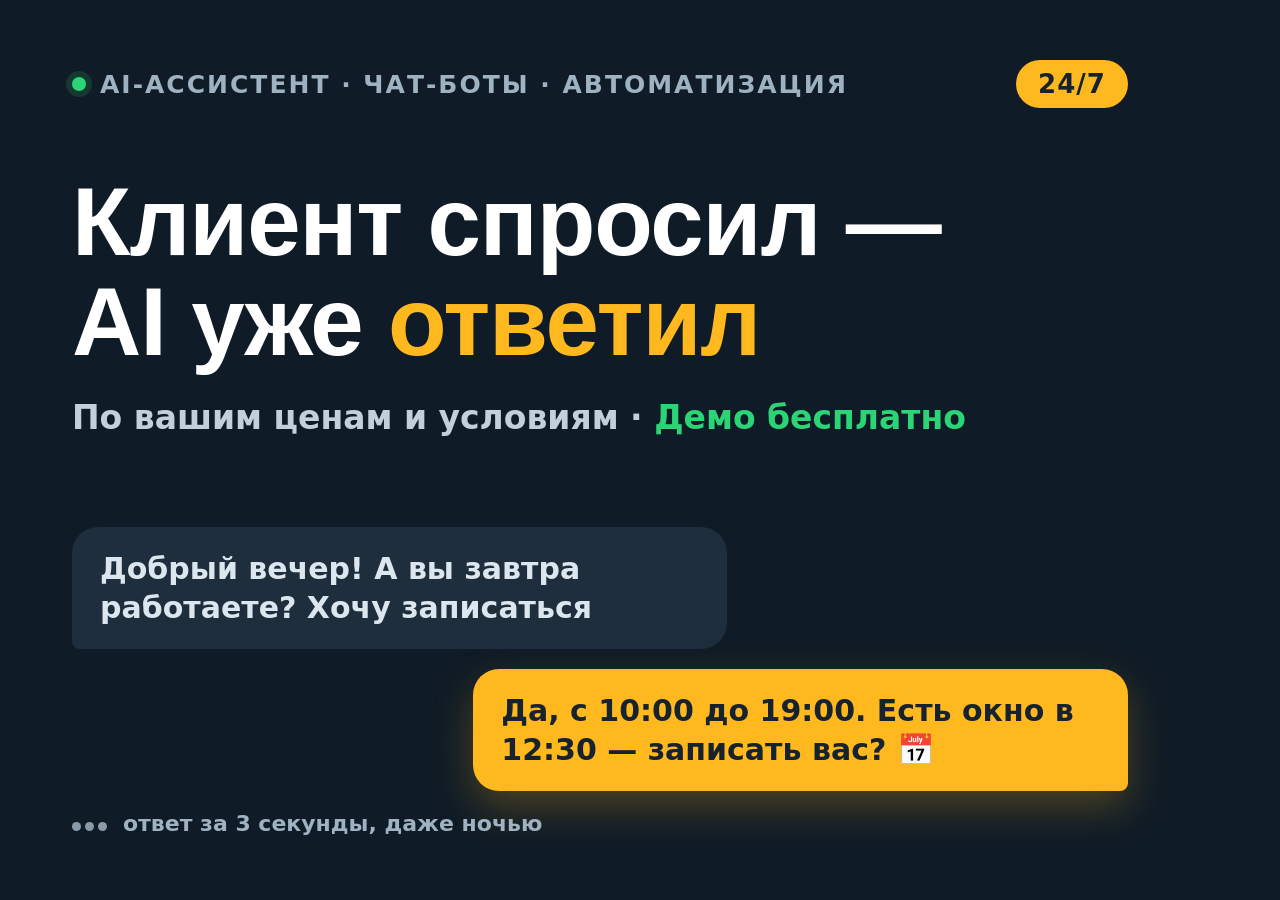
<file: cover2.html>
<!doctype html>
<html lang="ru">
<head>
<meta charset="utf-8">
<style>
  * { margin: 0; padding: 0; box-sizing: border-box; }
  html, body { width: 1200px; height: 900px; overflow: hidden; }
  body {
    font-family: "Segoe UI", system-ui, Arial, sans-serif;
    background: #0F1B26;
    position: relative;
    color: #fff;
  }
  .frame { position: absolute; inset: 0; padding: 60px 72px; }

  .top { display: flex; align-items: center; justify-content: space-between; }
  .brand { display: flex; align-items: center; gap: 14px; font-weight: 700; font-size: 25px; letter-spacing: .08em; color: #9FB2C2; }
  .dot { width: 14px; height: 14px; border-radius: 50%; background: #2BD576; box-shadow: 0 0 0 6px rgba(43,213,118,.16); }
  .chip247 {
    font-weight: 800; font-size: 26px; background: #FFB81E; color: #16232E;
    padding: 9px 22px; border-radius: 999px; letter-spacing: .04em;
  }

  h1 {
    margin-top: 64px;
    font-family: "Segoe UI Black", "Segoe UI", Arial, sans-serif;
    font-weight: 900;
    font-size: 96px;
    line-height: 1.04;
    letter-spacing: -0.012em;
  }
  h1 .amber { color: #FFB81E; }
  .sub {
    margin-top: 26px; font-size: 33px; font-weight: 600; color: #C3D0DC;
  }
  .sub b { color: #2BD576; font-weight: 800; }

  /* conversation strip */
  .strip { position: absolute; left: 72px; right: 72px; bottom: 64px; }
  .row { display: flex; margin-bottom: 20px; }
  .row.right { justify-content: flex-end; }
  .msg {
    max-width: 62%; padding: 22px 28px; border-radius: 26px;
    font-size: 30px; line-height: 1.3; font-weight: 600;
  }
  .client { background: #1E2E3C; color: #DCE6EF; border-bottom-left-radius: 8px; }
  .bot {
    background: #FFB81E; color: #16232E; border-bottom-right-radius: 8px;
    box-shadow: 0 16px 40px rgba(255,184,30,.25);
  }
  .tag {
    position: absolute; right: 0; bottom: -6px;
    transform: translateY(100%);
  }
  .typing { display: flex; align-items: center; gap: 12px; color: #9FB2C2; font-size: 22px; font-weight: 600; margin-top: 4px; }
  .dots span {
    display: inline-block; width: 9px; height: 9px; border-radius: 50%;
    background: #9FB2C2; margin-right: 4px; opacity: .85;
  }
</style>
</head>
<body>
  <div class="frame">
    <div class="top">
      <div class="brand"><span class="dot"></span>AI-АССИСТЕНТ · ЧАТ-БОТЫ · АВТОМАТИЗАЦИЯ</div>
      <div class="chip247">24/7</div>
    </div>

    <h1>Клиент спросил —<br>AI уже <span class="amber">ответил</span></h1>
    <div class="sub">По вашим ценам и условиям · <b>Демо бесплатно</b></div>

    <div class="strip">
      <div class="row"><div class="msg client">Добрый вечер! А вы завтра работаете? Хочу записаться</div></div>
      <div class="row right"><div class="msg bot">Да, с 10:00 до 19:00. Есть окно в 12:30 — записать вас? 📅</div></div>
      <div class="typing"><span class="dots"><span></span><span></span><span></span></span>ответ за 3 секунды, даже ночью</div>
    </div>
  </div>
</body>
</html>
</file>
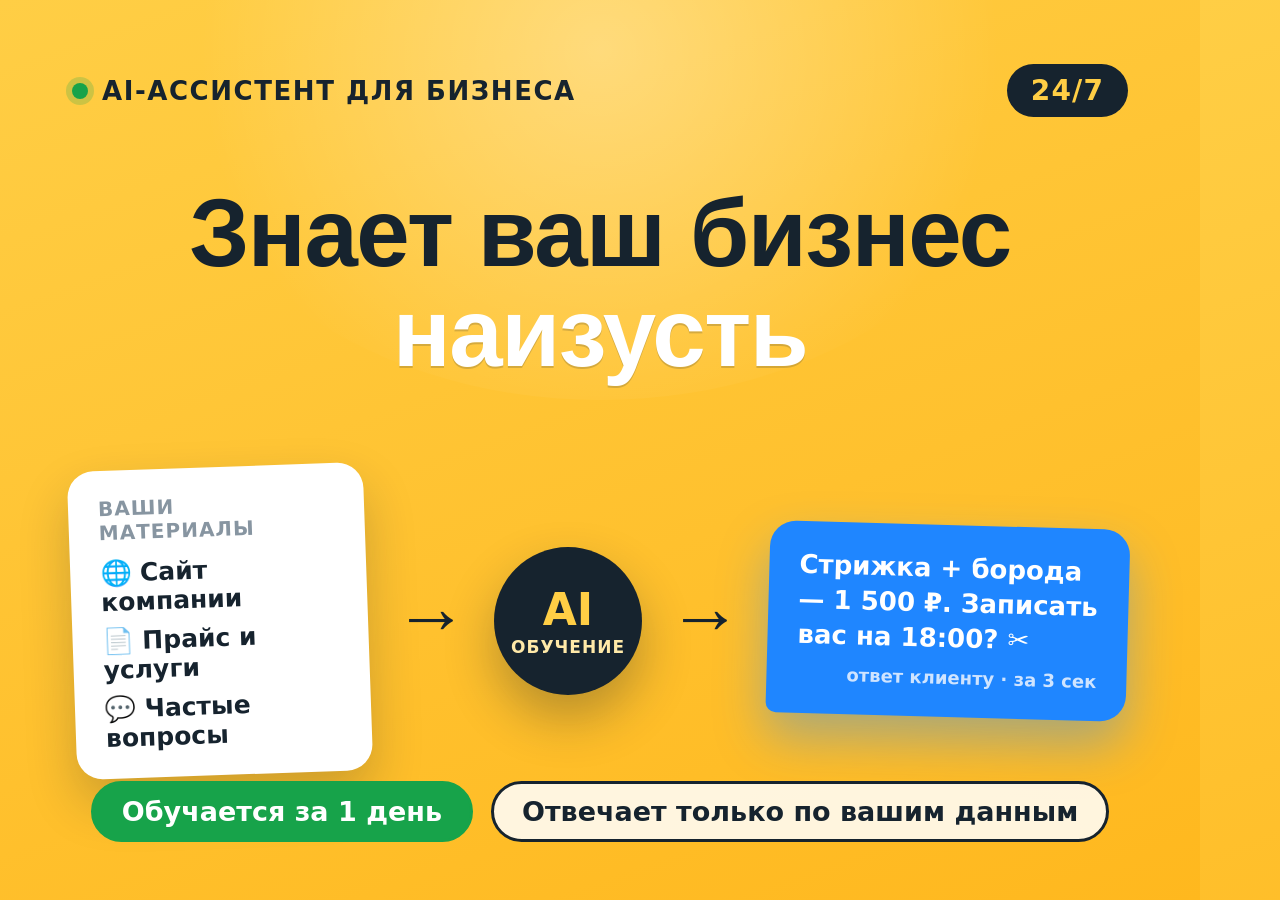
<file: cover3.html>
<!doctype html>
<html lang="ru">
<head>
<meta charset="utf-8">
<style>
  * { margin: 0; padding: 0; box-sizing: border-box; }
  html, body { width: 1200px; height: 900px; overflow: hidden; }
  body {
    font-family: "Segoe UI", system-ui, Arial, sans-serif;
    background: linear-gradient(160deg, #FFCE45 0%, #FFB81E 100%);
    position: relative;
    color: #16232E;
  }
  .glow {
    position: absolute; left: 50%; top: -300px; transform: translateX(-50%);
    width: 900px; height: 700px; border-radius: 50%;
    background: radial-gradient(circle, rgba(255,255,255,.32), rgba(255,255,255,0) 70%);
  }
  .frame { position: absolute; inset: 0; padding: 64px 72px; }

  .top { display: flex; align-items: center; justify-content: space-between; }
  .brand { display: flex; align-items: center; gap: 14px; font-weight: 700; font-size: 26px; letter-spacing: .06em; }
  .dot { width: 16px; height: 16px; border-radius: 50%; background: #17A34A; box-shadow: 0 0 0 6px rgba(23,163,74,.22); }
  .chip247 {
    font-weight: 800; font-size: 28px; background: #16232E; color: #FFCE45;
    padding: 10px 24px; border-radius: 999px; letter-spacing: .04em;
  }

  h1 {
    margin-top: 66px;
    text-align: center;
    font-family: "Segoe UI Black", "Segoe UI", Arial, sans-serif;
    font-weight: 900;
    font-size: 96px;
    line-height: 1.04;
    letter-spacing: -0.015em;
  }
  h1 .accent { color: #ffffff; text-shadow: 0 2px 0 rgba(22,35,46,.18); }

  /* flow: sources -> AI -> answer */
  .flow {
    margin-top: 84px;
    display: flex; align-items: center; justify-content: center; gap: 26px;
  }
  .src {
    background: #fff; border-radius: 26px; padding: 26px 30px;
    box-shadow: 0 24px 50px rgba(22,35,46,.22);
    transform: rotate(-2deg);
  }
  .src-title { font-size: 20px; font-weight: 800; color: #8795A1; letter-spacing: .05em; margin-bottom: 14px; }
  .src-row { display: flex; align-items: center; gap: 12px; font-size: 25px; font-weight: 700; margin-top: 10px; }
  .arrow {
    font-family: "Segoe UI Black", "Segoe UI", Arial, sans-serif;
    font-weight: 900; font-size: 74px; line-height: 1; padding-bottom: 8px;
  }
  .ai {
    width: 148px; height: 148px; border-radius: 50%;
    background: #16232E; color: #FFCE45; flex-shrink: 0;
    display: flex; flex-direction: column; align-items: center; justify-content: center;
    box-shadow: 0 24px 50px rgba(22,35,46,.30);
    font-weight: 900; font-size: 44px;
  }
  .ai small { font-size: 17px; font-weight: 700; color: #FFE9A8; margin-top: 2px; letter-spacing: .06em; }
  .answer {
    position: relative;
    background: #1F86FF; color: #fff; border-radius: 26px;
    border-bottom-left-radius: 10px;
    padding: 26px 30px; max-width: 360px;
    font-size: 26px; line-height: 1.35; font-weight: 600;
    box-shadow: 0 24px 50px rgba(31,134,255,.38);
    transform: rotate(1.6deg);
  }
  .answer .time { display: block; text-align: right; font-size: 18px; color: #CFE4FF; margin-top: 10px; font-weight: 600; }

  .bottom {
    position: absolute; left: 0; right: 0; bottom: 58px;
    display: flex; justify-content: center; gap: 18px;
  }
  .chip {
    background: rgba(255,255,255,.85); border: 3px solid #16232E;
    font-weight: 700; font-size: 27px; padding: 12px 28px; border-radius: 999px;
  }
  .chip.free { background: #17A34A; color: #fff; border-color: #17A34A; }
</style>
</head>
<body>
  <div class="glow"></div>
  <div class="frame">
    <div class="top">
      <div class="brand"><span class="dot"></span>AI-АССИСТЕНТ ДЛЯ БИЗНЕСА</div>
      <div class="chip247">24/7</div>
    </div>

    <h1>Знает ваш бизнес <span class="accent">наизусть</span></h1>

    <div class="flow">
      <div class="src">
        <div class="src-title">ВАШИ МАТЕРИАЛЫ</div>
        <div class="src-row">🌐 Сайт компании</div>
        <div class="src-row">📄 Прайс и услуги</div>
        <div class="src-row">💬 Частые вопросы</div>
      </div>
      <div class="arrow">→</div>
      <div class="ai">AI<small>ОБУЧЕНИЕ</small></div>
      <div class="arrow">→</div>
      <div class="answer">
        Стрижка + борода — 1&nbsp;500&nbsp;₽. Записать вас на 18:00? ✂️
        <span class="time">ответ клиенту · за 3 сек</span>
      </div>
    </div>
  </div>

  <div class="bottom">
    <div class="chip free">Обучается за 1 день</div>
    <div class="chip">Отвечает только по вашим данным</div>
  </div>
</body>
</html>
</file>
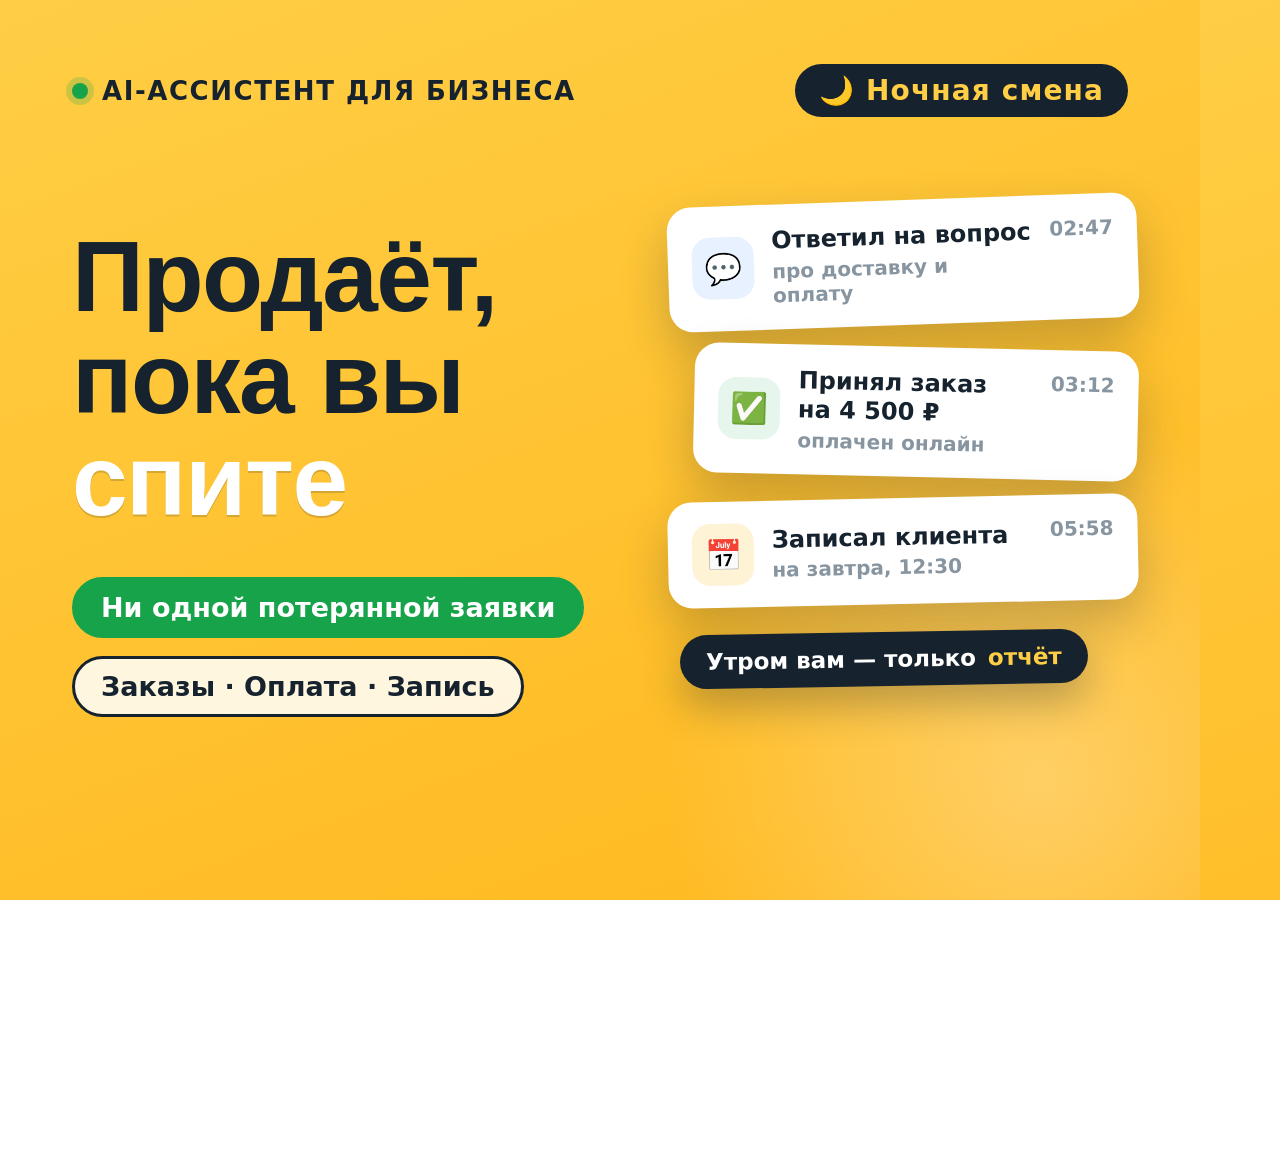
<file: cover4.html>
<!doctype html>
<html lang="ru">
<head>
<meta charset="utf-8">
<style>
  * { margin: 0; padding: 0; box-sizing: border-box; }
  html, body { width: 1200px; height: 900px; overflow: hidden; }
  body {
    font-family: "Segoe UI", system-ui, Arial, sans-serif;
    background: linear-gradient(160deg, #FFCE45 0%, #FFB81E 100%);
    position: relative;
    color: #16232E;
  }
  .glow {
    position: absolute; right: -220px; bottom: -260px;
    width: 760px; height: 760px; border-radius: 50%;
    background: radial-gradient(circle, rgba(255,255,255,.30), rgba(255,255,255,0) 70%);
  }
  .frame { position: absolute; inset: 0; padding: 64px 72px; }

  .top { display: flex; align-items: center; justify-content: space-between; }
  .brand { display: flex; align-items: center; gap: 14px; font-weight: 700; font-size: 26px; letter-spacing: .06em; }
  .dot { width: 16px; height: 16px; border-radius: 50%; background: #17A34A; box-shadow: 0 0 0 6px rgba(23,163,74,.22); }
  .night {
    display: flex; align-items: center; gap: 12px;
    font-weight: 800; font-size: 28px; background: #16232E; color: #FFCE45;
    padding: 10px 24px; border-radius: 999px; letter-spacing: .04em;
  }

  h1 {
    margin-top: 108px;
    font-family: "Segoe UI Black", "Segoe UI", Arial, sans-serif;
    font-weight: 900;
    font-size: 100px;
    line-height: 1.02;
    letter-spacing: -0.015em;
    max-width: 620px;
  }
  h1 .accent { color: #ffffff; text-shadow: 0 2px 0 rgba(22,35,46,.18); }

  .chips { display: flex; flex-direction: column; gap: 18px; margin-top: 46px; align-items: flex-start; }
  .chip {
    background: rgba(255,255,255,.85); border: 3px solid #16232E;
    font-weight: 700; font-size: 27px; padding: 12px 26px; border-radius: 999px;
  }
  .chip.free { background: #17A34A; color: #fff; border-color: #17A34A; }

  /* night notifications stack */
  .stack { position: absolute; right: 62px; top: 200px; width: 470px; }
  .note {
    display: flex; align-items: center; gap: 18px;
    background: #fff; border-radius: 24px; padding: 22px 24px;
    box-shadow: 0 22px 48px rgba(22,35,46,.24);
    margin-bottom: 22px;
  }
  .note .ico {
    width: 62px; height: 62px; border-radius: 18px; flex-shrink: 0;
    display: flex; align-items: center; justify-content: center; font-size: 30px;
  }
  .ico.blue { background: #E8F1FF; }
  .ico.green { background: #E6F6EC; }
  .ico.amber { background: #FFF3D6; }
  .note .txt { flex: 1; }
  .note .t1 { font-size: 24px; font-weight: 800; line-height: 1.2; }
  .note .t2 { font-size: 20px; color: #8795A1; font-weight: 600; margin-top: 4px; }
  .note .when { font-size: 20px; color: #8795A1; font-weight: 700; align-self: flex-start; }
  .n1 { transform: rotate(-2deg); }
  .n2 { transform: rotate(1.3deg); margin-left: 26px; }
  .n3 { transform: rotate(-1.2deg); }
  .sum {
    margin-top: 6px; margin-left: 12px;
    display: inline-flex; align-items: center; gap: 12px;
    background: #16232E; color: #fff; border-radius: 999px;
    padding: 14px 26px; font-size: 23px; font-weight: 700;
    box-shadow: 0 18px 40px rgba(22,35,46,.30);
    transform: rotate(-1deg);
  }
  .sum b { color: #FFCE45; }
</style>
</head>
<body>
  <div class="glow"></div>
  <div class="frame">
    <div class="top">
      <div class="brand"><span class="dot"></span>AI-АССИСТЕНТ ДЛЯ БИЗНЕСА</div>
      <div class="night">🌙 Ночная смена</div>
    </div>

    <h1>Продаёт, пока вы <span class="accent">спите</span></h1>

    <div class="chips">
      <div class="chip free">Ни одной потерянной заявки</div>
      <div class="chip">Заказы · Оплата · Запись</div>
    </div>
  </div>

  <div class="stack">
    <div class="note n1">
      <div class="ico blue">💬</div>
      <div class="txt">
        <div class="t1">Ответил на вопрос</div>
        <div class="t2">про доставку и оплату</div>
      </div>
      <div class="when">02:47</div>
    </div>
    <div class="note n2">
      <div class="ico green">✅</div>
      <div class="txt">
        <div class="t1">Принял заказ на&nbsp;4&nbsp;500&nbsp;₽</div>
        <div class="t2">оплачен онлайн</div>
      </div>
      <div class="when">03:12</div>
    </div>
    <div class="note n3">
      <div class="ico amber">📅</div>
      <div class="txt">
        <div class="t1">Записал клиента</div>
        <div class="t2">на завтра, 12:30</div>
      </div>
      <div class="when">05:58</div>
    </div>
    <div class="sum">Утром вам — только <b>отчёт</b></div>
  </div>
</body>
</html>
</file>
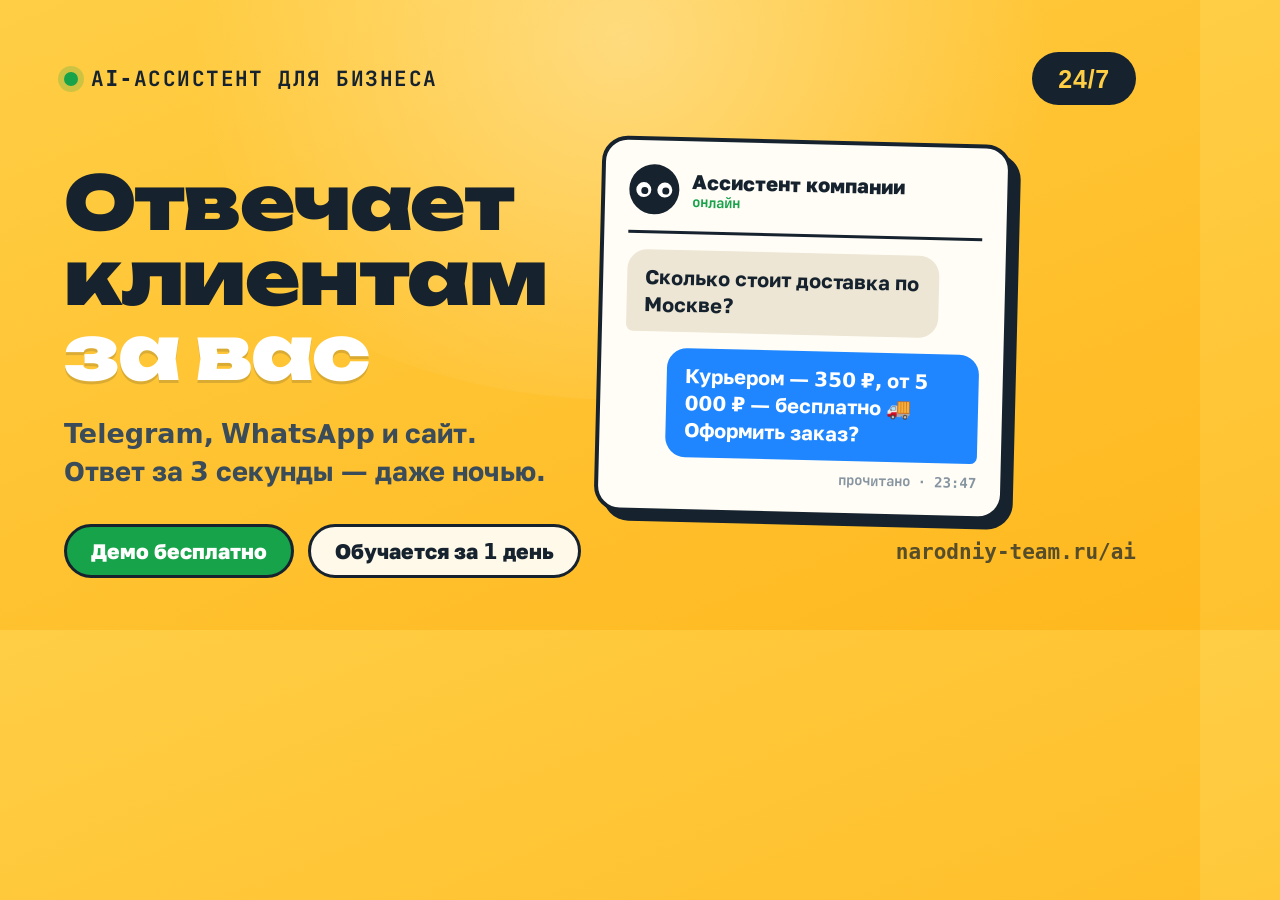
<file: og.html>
<!doctype html>
<html lang="ru">
<head>
<meta charset="utf-8">
<title>OG-превью — исходник для og.png</title>
<style>
  /* Исходник картинки для соцсетей: 1200×630, рендерится в og.png.
     Шрифты локальные — те же, что на лендинге. */
  @font-face{font-family:'Unbounded';font-weight:900;src:url(fonts/unbounded-900-cyrillic.woff2) format('woff2')}
  @font-face{font-family:'Golos Text';font-weight:700;src:url(fonts/golos-text-700-cyrillic.woff2) format('woff2')}
  @font-face{font-family:'Golos Text';font-weight:800;src:url(fonts/golos-text-800-cyrillic.woff2) format('woff2')}
  @font-face{font-family:'JetBrains Mono';font-weight:700;src:url(fonts/jetbrains-mono-700-cyrillic.woff2) format('woff2')}

  *{margin:0;padding:0;box-sizing:border-box}
  html,body{width:1200px;height:630px;overflow:hidden}
  body{
    font-family:'Golos Text','Segoe UI',system-ui,sans-serif;
    color:#16232E;
    background:linear-gradient(158deg,#FFCE45 0%,#FFB81E 100%);
    position:relative;
  }
  .glow{
    position:absolute;left:52%;top:-320px;transform:translateX(-50%);
    width:1000px;height:720px;border-radius:50%;
    background:radial-gradient(circle,rgba(255,255,255,.34),rgba(255,255,255,0) 70%);
  }
  .frame{position:absolute;inset:0;padding:52px 64px;display:flex;flex-direction:column}

  .top{display:flex;align-items:center;justify-content:space-between}
  .brand{
    display:flex;align-items:center;gap:13px;
    font-family:'JetBrains Mono',monospace;font-weight:700;
    font-size:21px;letter-spacing:.07em;text-transform:uppercase;
  }
  .dot{width:14px;height:14px;border-radius:50%;background:#17A34A;box-shadow:0 0 0 6px rgba(23,163,74,.22)}
  .chip247{
    font-family:'Unbounded',sans-serif;font-weight:900;font-size:25px;
    background:#16232E;color:#FFCE45;padding:11px 26px;border-radius:999px;letter-spacing:.03em;
  }

  .body{flex:1;display:flex;align-items:center;gap:52px;margin-top:26px}

  h1{
    font-family:'Unbounded',sans-serif;font-weight:900;
    font-size:74px;line-height:1.02;letter-spacing:-.02em;
  }
  h1 .accent{color:#fff;text-shadow:0 3px 0 rgba(22,35,46,.16)}
  .sub{
    margin-top:24px;font-size:27px;font-weight:700;line-height:1.4;
    color:#3A4B59;max-width:520px;
  }

  /* карточка диалога — та же метафора, что в первом экране лендинга */
  .chat{
    flex-shrink:0;width:410px;background:#FFFDF6;
    border:4px solid #16232E;border-radius:26px;padding:24px;
    box-shadow:9px 9px 0 #16232E;transform:rotate(1.4deg);
  }
  .chat-head{display:flex;align-items:center;gap:13px;padding-bottom:16px;border-bottom:3px solid #16232E}
  .ava{
    width:50px;height:50px;border-radius:50%;background:#16232E;flex-shrink:0;
    display:flex;align-items:center;justify-content:center;gap:6px;
  }
  .eye{width:15px;height:15px;border-radius:50%;background:#fff;display:flex;align-items:center;justify-content:center}
  .pupil{width:7px;height:7px;border-radius:50%;background:#16232E;transform:translate(1px,1px)}
  .chat-title{font-weight:800;font-size:20px}
  .chat-status{font-family:'JetBrains Mono',monospace;font-weight:700;font-size:14px;color:#17A34A}

  .msg{max-width:88%;padding:14px 18px;border-radius:20px;font-size:20px;font-weight:700;line-height:1.35;margin-top:16px}
  .msg.client{background:#EDE6D4;border-bottom-left-radius:7px}
  .msg.bot{background:#1F86FF;color:#fff;margin-left:auto;border-bottom-right-radius:7px}
  .meta{
    font-family:'JetBrains Mono',monospace;font-size:14px;font-weight:700;
    color:#8795A1;text-align:right;margin-top:10px;
  }

  .bottom{display:flex;align-items:center;gap:14px}
  .chip{
    background:rgba(255,255,255,.9);border:3px solid #16232E;
    font-weight:800;font-size:21px;padding:11px 24px;border-radius:999px;
  }
  .chip.free{background:#17A34A;color:#fff;border-color:#16232E}
  .url{
    margin-left:auto;font-family:'JetBrains Mono',monospace;
    font-weight:700;font-size:21px;color:#16232E;opacity:.72;
  }
</style>
</head>
<body>
  <div class="glow"></div>
  <div class="frame">

    <div class="top">
      <div class="brand"><span class="dot"></span>AI-ассистент для бизнеса</div>
      <div class="chip247">24/7</div>
    </div>

    <div class="body">
      <div>
        <h1>Отвечает<br>клиентам<br><span class="accent">за вас</span></h1>
        <p class="sub">Telegram, WhatsApp и сайт.<br>Ответ за 3 секунды — даже ночью.</p>
      </div>

      <div class="chat">
        <div class="chat-head">
          <span class="ava">
            <span class="eye"><span class="pupil"></span></span>
            <span class="eye"><span class="pupil"></span></span>
          </span>
          <div>
            <div class="chat-title">Ассистент компании</div>
            <div class="chat-status">онлайн</div>
          </div>
        </div>
        <div class="msg client">Сколько стоит доставка по Москве?</div>
        <div class="msg bot">Курьером — 350 ₽, от 5 000 ₽ — бесплатно 🚚 Оформить заказ?</div>
        <div class="meta">прочитано · 23:47</div>
      </div>
    </div>

    <div class="bottom">
      <div class="chip free">Демо бесплатно</div>
      <div class="chip">Обучается за 1 день</div>
      <div class="url">narodniy-team.ru/ai</div>
    </div>

  </div>
</body>
</html>
</file>
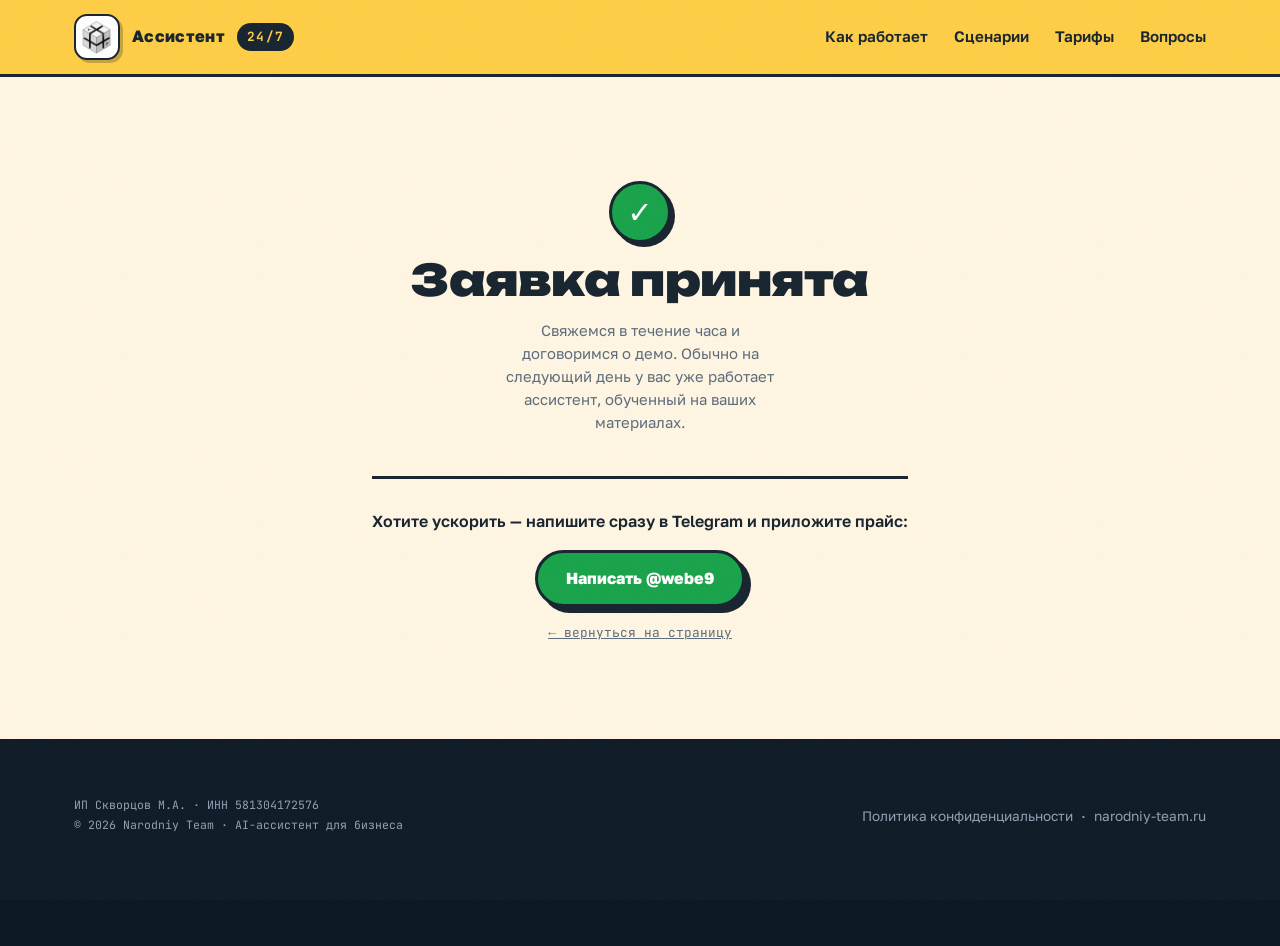
<file: thanks.html>
<!doctype html>
<html lang="ru">
<head>
<meta charset="utf-8">
<meta name="viewport" content="width=device-width, initial-scale=1, viewport-fit=cover">
<title>Заявка принята — AI-ассистент для бизнеса</title>
<meta name="description" content="Заявка на бесплатное демо AI-ассистента принята. Свяжемся в течение часа.">
<meta name="theme-color" content="#FFCE45">
<!-- служебная страница: в поиске ей делать нечего -->
<meta name="robots" content="noindex, nofollow">
<script>document.documentElement.classList.add('js')</script>
<link rel="icon" href="favicon.ico" sizes="any">
<link rel="icon" type="image/png" sizes="32x32" href="favicon-32.png">
<link rel="icon" type="image/png" sizes="16x16" href="favicon-16.png">
<link rel="apple-touch-icon" href="apple-touch-icon.png">
<link rel="stylesheet" href="styles.css">
</head>
<body>

<header class="site-head" id="top">
  <div class="head-in">
    <a class="logo" href="https://narodniy-team.ru" aria-label="На сайт Narodniy Team">
      <img class="logo-img" src="logo.jpg" alt="Логотип Narodniy Team">
      Ассистент <b>24/7</b>
    </a>
    <nav class="main-nav" aria-label="Основная навигация">
      <a href="./#how">Как работает</a>
      <a href="cases.html">Сценарии</a>
      <a href="./#pricing">Тарифы</a>
      <a href="./#faq">Вопросы</a>
    </nav>
  </div>
</header>

<main id="main">
<section class="section thanks-sec">
  <div class="wrap thanks-in">
    <div class="lead-done">
      <span class="tick" aria-hidden="true">✓</span>
      <h1>Заявка принята</h1>
      <p class="thanks-lead">Свяжемся в течение часа и договоримся о демо. Обычно на следующий день у вас уже работает ассистент, обученный на ваших материалах.</p>
    </div>
    <div class="thanks-next">
      <p>Хотите ускорить — напишите сразу в Telegram и приложите прайс:</p>
      <a class="btn" href="https://t.me/webe9" target="_blank" rel="noopener">Написать @webe9</a>
      <a class="thanks-back" href="./">← вернуться на страницу</a>
    </div>
  </div>
</section>
</main>

<footer class="site-foot">
  <div class="wrap">
    <div class="foot-bottom" style="border:0;margin:0;padding:0">
      <span class="foot-legal">
        ИП Скворцов М.А. · ИНН 581304172576<br>
        © 2026 Narodniy Team · AI-ассистент для бизнеса
      </span>
      <span>
        <a href="https://narodniy-team.ru/privacy">Политика конфиденциальности</a>
        &nbsp;·&nbsp;
        <a href="https://narodniy-team.ru">narodniy-team.ru</a>
      </span>
    </div>
  </div>
</footer>

<script src="script.js"></script>
</body>
</html>
</file>
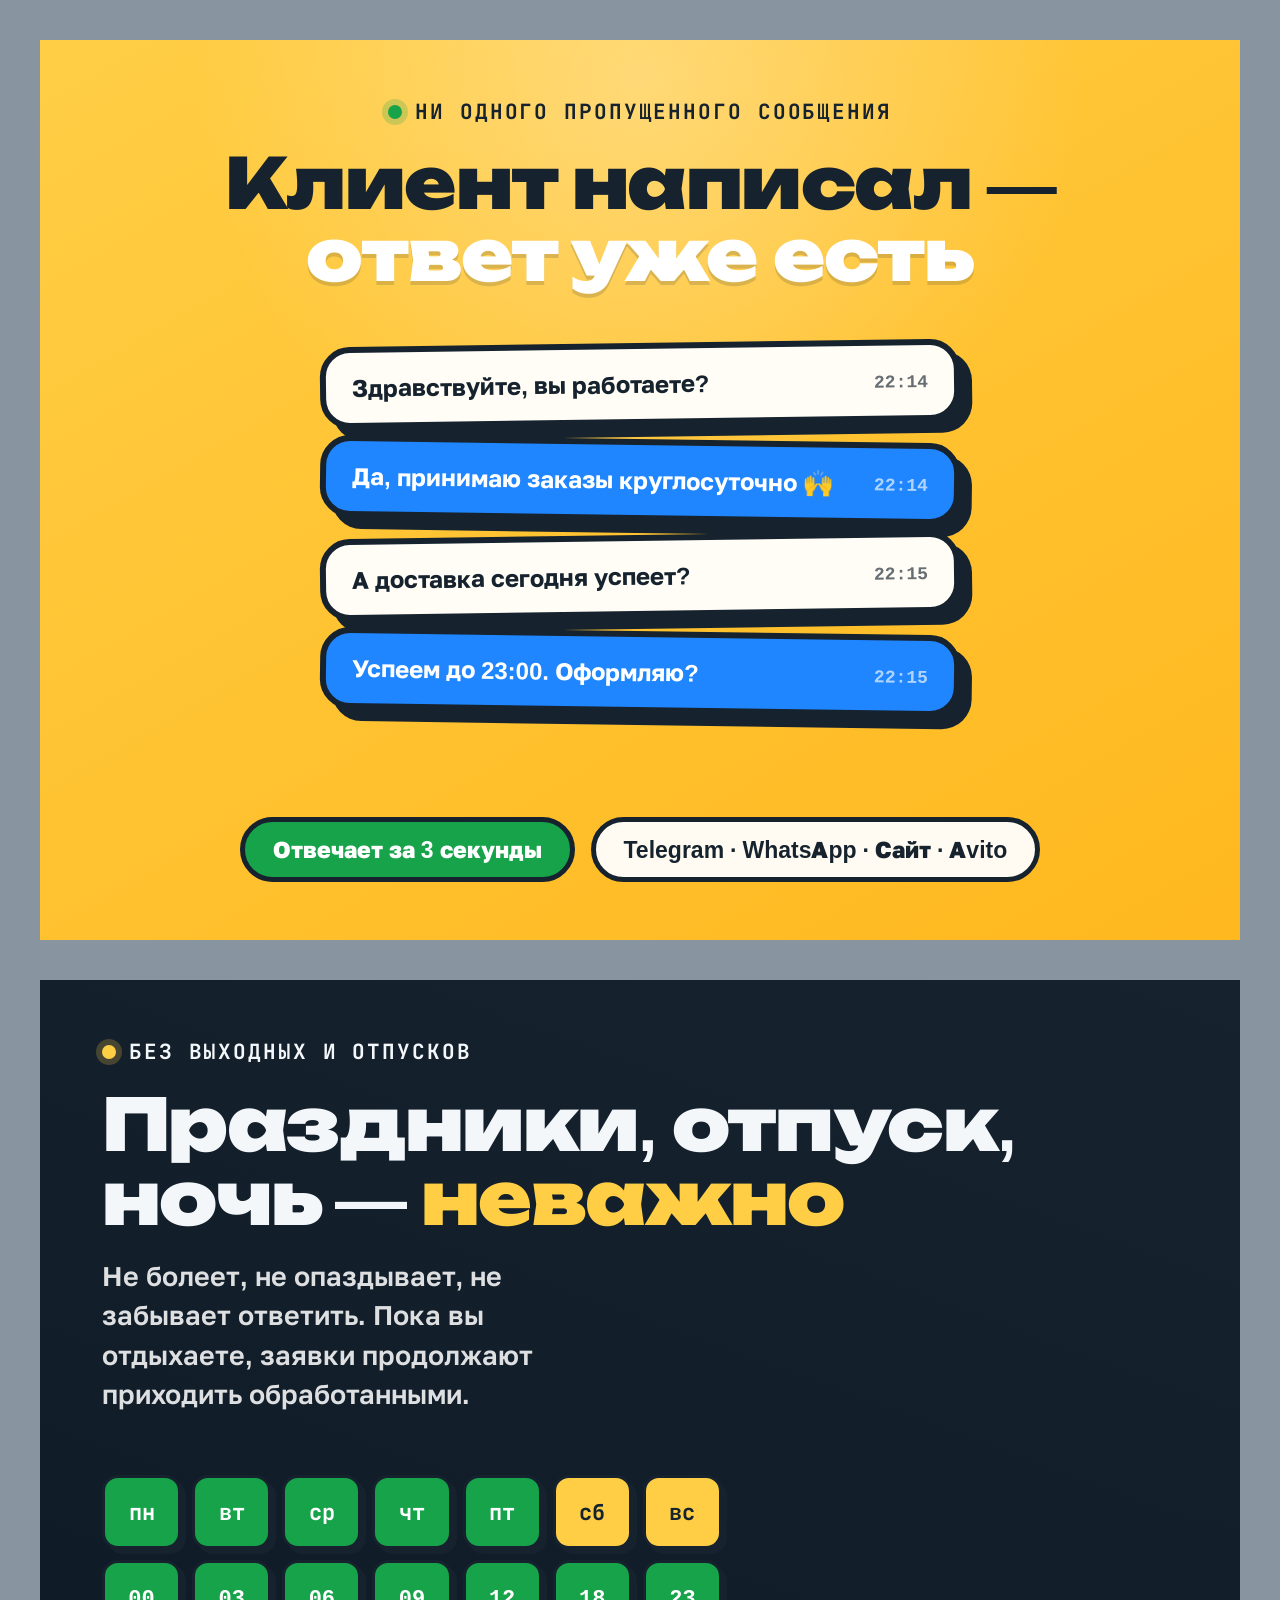
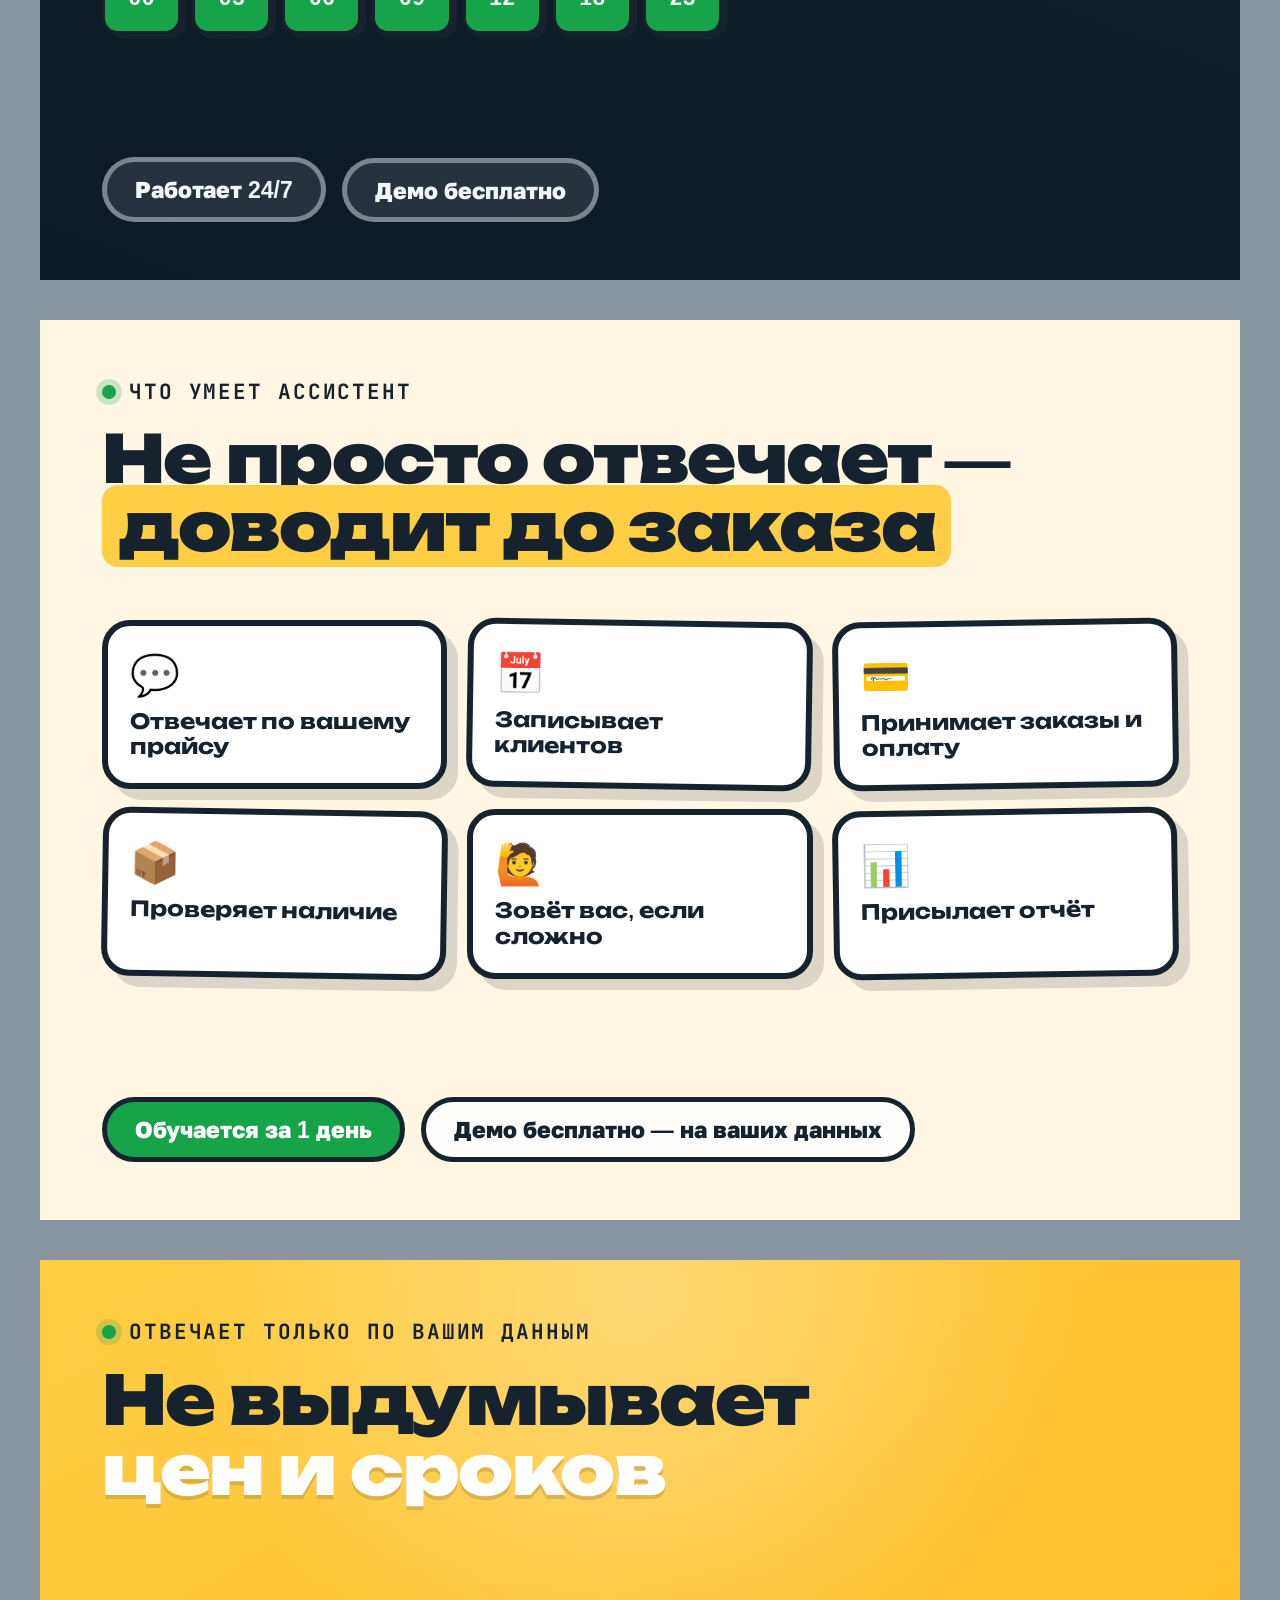
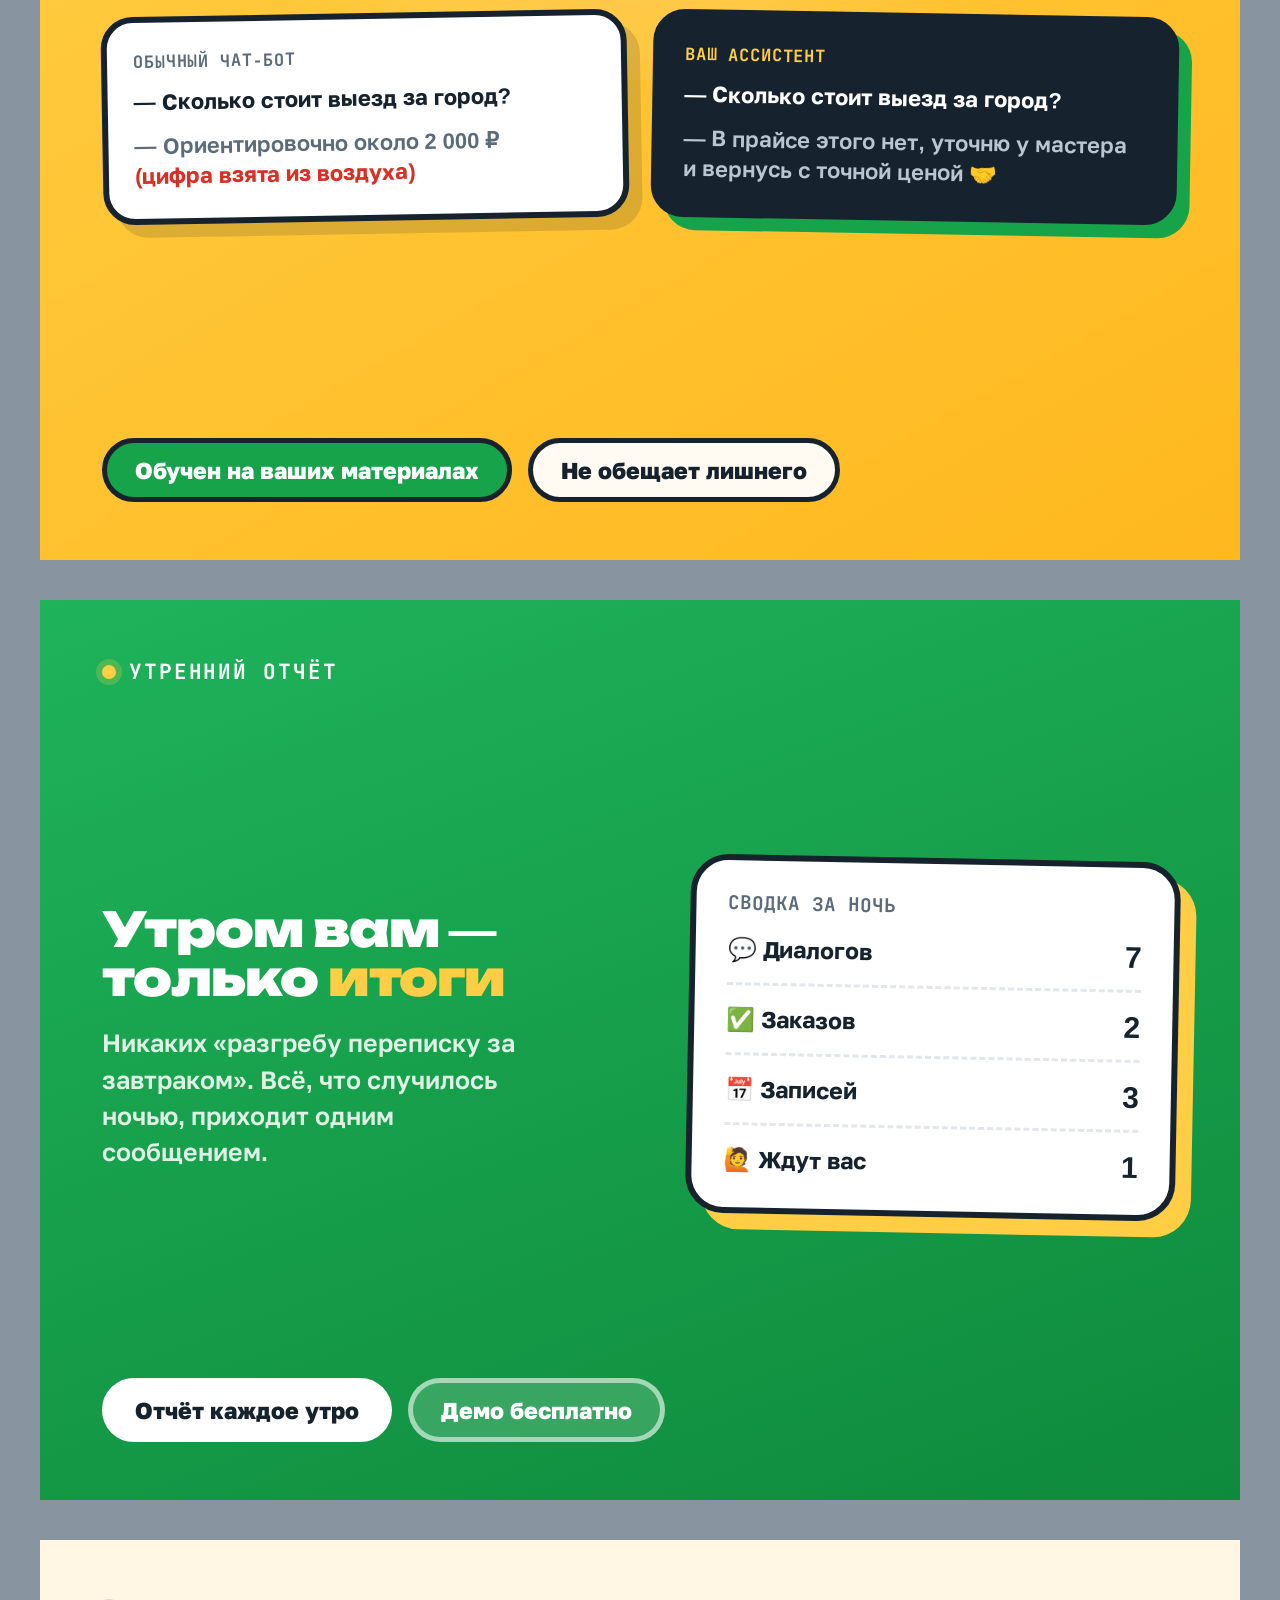
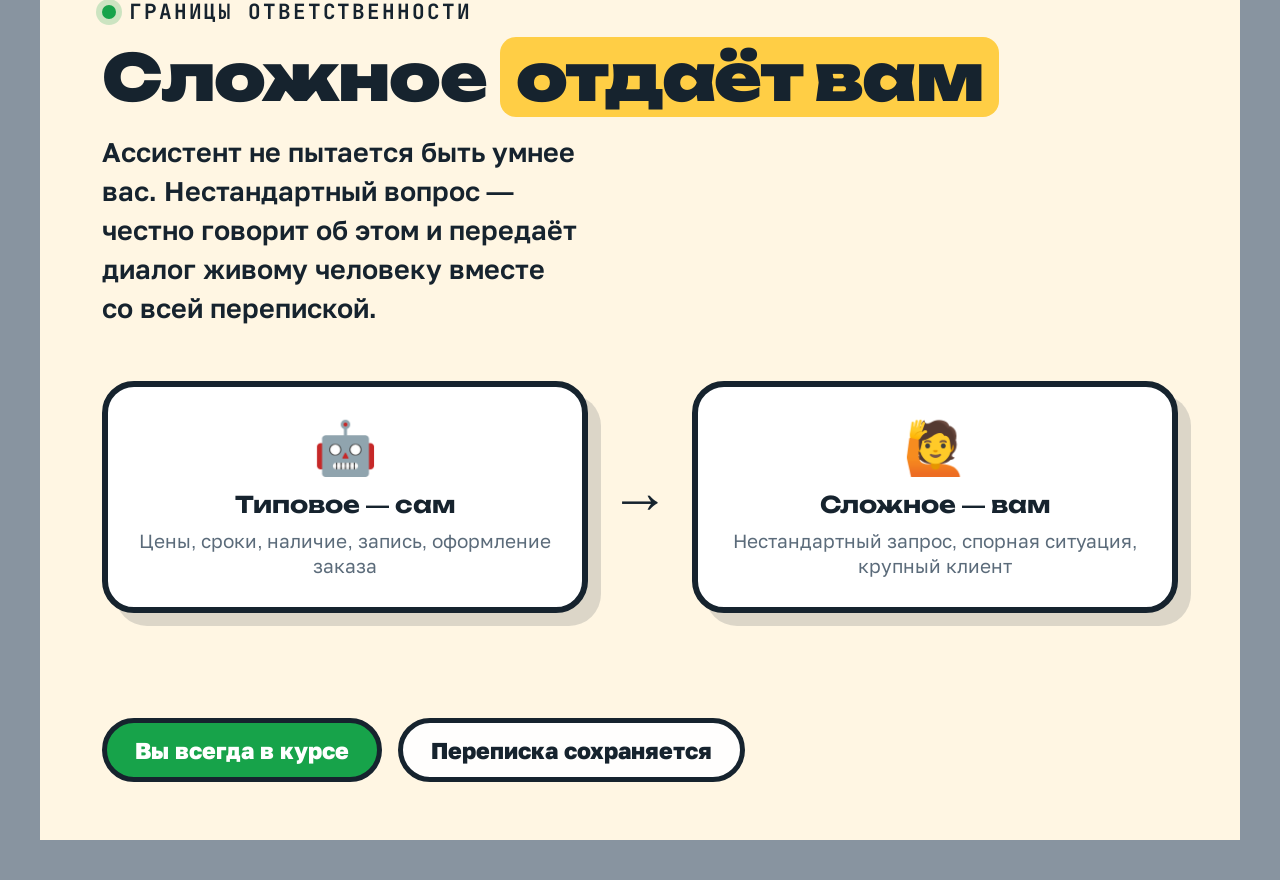
<file: avito/covers-b.html>
<!doctype html>
<html lang="ru">
<head>
<meta charset="utf-8">
<title>Обложки для Avito, набор Б — исходник</title>
<!--
  Второй набор обложек, 1200×900 CSS-пикселей → PNG 2400×1800 (4:3).
  Рендерится скриптом render-b.js.

  Смыслы намеренно не пересекаются с первым набором: там «что это,
  ночью, скорость, запуск, цена, Avito» — здесь про надёжность и
  границы ответственности ассистента. Вёрстка тоже другая: центрированные
  композиции, сетка возможностей, карточка отчёта.

  Контактов на обложках нет — Avito запрещает их в фотографиях и
  распознаёт текст автоматически. Подписи в углу нет по просьбе.

  Стиль общий с лендингом: Unbounded, толстая чернильная обводка,
  жёсткая тень без размытия, лёгкие наклоны.
-->
<style>
  @font-face{font-family:'Unbounded';font-weight:900;src:url(../fonts/unbounded-900-cyrillic.woff2) format('woff2')}
  @font-face{font-family:'Unbounded';font-weight:700;src:url(../fonts/unbounded-700-cyrillic.woff2) format('woff2')}
  @font-face{font-family:'Golos Text';font-weight:400;src:url(../fonts/golos-text-400-cyrillic.woff2) format('woff2')}
  @font-face{font-family:'Golos Text';font-weight:600;src:url(../fonts/golos-text-600-cyrillic.woff2) format('woff2')}
  @font-face{font-family:'Golos Text';font-weight:700;src:url(../fonts/golos-text-700-cyrillic.woff2) format('woff2')}
  @font-face{font-family:'Golos Text';font-weight:800;src:url(../fonts/golos-text-800-cyrillic.woff2) format('woff2')}
  @font-face{font-family:'JetBrains Mono';font-weight:700;src:url(../fonts/jetbrains-mono-700-cyrillic.woff2) format('woff2')}

  :root{
    --yellow:#FFCE45; --yellow-2:#FFB81E;
    --ink:#16232E; --ink-2:#0E1926;
    --green:#17A34A; --blue:#1F86FF;
    --cream:#FFF6E3; --paper:#FFFDF6; --white:#fff;
    --muted:#5B6B7A;
    --d:'Unbounded',sans-serif;
    --b:'Golos Text','Segoe UI',sans-serif;
    --m:'JetBrains Mono',monospace;
    --line:6px solid var(--ink);
  }
  *{margin:0;padding:0;box-sizing:border-box}
  body{background:#8894a0;font-family:var(--b);display:flex;flex-direction:column;align-items:center;gap:40px;padding:40px}

  .cover{width:1200px;height:900px;position:relative;overflow:hidden;color:var(--ink);display:flex;flex-direction:column;padding:58px 62px}
  .cover.sun{background:linear-gradient(150deg,var(--yellow) 0%,var(--yellow-2) 100%)}
  .cover.dark{background:linear-gradient(200deg,var(--ink) 0%,var(--ink-2) 100%);color:#F4F7FA}
  .cover.paper{background:var(--cream)}
  .cover.mint{background:linear-gradient(160deg,#1FB35A 0%,#0E8A3C 100%);color:#fff}
  .glow{position:absolute;left:50%;top:-340px;transform:translateX(-50%);width:1020px;height:760px;border-radius:50%;background:radial-gradient(circle,rgba(255,255,255,.3),rgba(255,255,255,0) 70%)}

  .kicker{font-family:var(--m);font-weight:700;font-size:21px;letter-spacing:.09em;text-transform:uppercase;display:flex;align-items:center;gap:13px;position:relative;z-index:2}
  .kicker .dot{width:14px;height:14px;border-radius:50%;background:var(--green);box-shadow:0 0 0 6px rgba(23,163,74,.22)}
  .mint .kicker .dot,.dark .kicker .dot{background:var(--yellow);box-shadow:0 0 0 6px rgba(255,206,69,.22)}

  h1{font-family:var(--d);font-weight:900;line-height:1.03;letter-spacing:-.022em;position:relative;z-index:2}
  .hl{background:var(--yellow);padding:0 16px;border-radius:16px;color:var(--ink)}
  .wh{color:#fff;text-shadow:0 4px 0 rgba(22,35,46,.16)}
  .ye{color:var(--yellow)}
  .sub{font-size:27px;font-weight:600;line-height:1.45;margin-top:22px;position:relative;z-index:2;max-width:34ch}
  .dark .sub,.mint .sub{color:rgba(255,255,255,.86)}

  .feet{display:flex;gap:16px;align-items:center;margin-top:auto;position:relative;z-index:2;flex-wrap:wrap}
  .chip{background:rgba(255,255,255,.94);border:5px solid var(--ink);font-weight:800;font-size:23px;padding:13px 28px;border-radius:999px}
  .chip.green{background:var(--green);color:#fff}
  .dark .chip{background:rgba(255,255,255,.1);border-color:rgba(255,255,255,.4);color:#F4F7FA}
  .mint .chip{background:rgba(255,255,255,.16);border-color:rgba(255,255,255,.55);color:#fff}
  .mint .chip.solid{background:#fff;color:var(--ink);border-color:#fff}

  /* Б1 — ни одна заявка не теряется: центр, крупный чат */
  .center{align-items:center;text-align:center}
  .bubbles{display:flex;flex-direction:column;gap:14px;width:640px;margin:auto 0;position:relative;z-index:2}
  .bub{
    background:var(--paper);border:var(--line);border-radius:30px;padding:20px 26px;
    font-size:24px;font-weight:700;box-shadow:12px 12px 0 var(--ink);display:flex;align-items:center;gap:16px;
  }
  .bub:nth-child(odd){transform:rotate(-.8deg)}
  .bub:nth-child(even){transform:rotate(.8deg);background:var(--blue);color:#fff;box-shadow:12px 12px 0 var(--ink)}
  .bub .when{margin-left:auto;font-family:var(--m);font-size:18px;font-weight:700;opacity:.65;white-space:nowrap}

  /* Б2 — календарь */
  .cal{display:grid;grid-template-columns:repeat(7,1fr);gap:11px;width:620px;margin:auto 0;position:relative;z-index:2}
  .day{
    background:rgba(255,255,255,.12);border:3px solid rgba(255,255,255,.3);border-radius:16px;
    height:74px;display:flex;align-items:center;justify-content:center;
    font-family:var(--m);font-weight:700;font-size:22px;color:rgba(255,255,255,.75);
  }
  .day.on{background:var(--green);border-color:var(--ink);color:#fff;box-shadow:5px 5px 0 var(--ink)}
  .day.hol{background:var(--yellow);border-color:var(--ink);color:var(--ink);box-shadow:5px 5px 0 var(--ink)}

  /* Б3 — сетка возможностей */
  .grid6{display:grid;grid-template-columns:repeat(3,1fr);gap:20px;margin:auto 0;position:relative;z-index:2}
  .cell{
    background:var(--white);border:var(--line);border-radius:28px;padding:24px 22px;
    box-shadow:11px 11px 0 rgba(22,35,46,.15);
  }
  .cell:nth-child(2n){transform:rotate(.9deg)}
  .cell:nth-child(3n){transform:rotate(-.9deg)}
  .cell .ic{font-size:40px}
  .cell b{display:block;font-family:var(--d);font-weight:700;font-size:21px;margin-top:10px;line-height:1.2}

  /* Б4 — прайс, строго по данным */
  .proof{display:flex;gap:24px;margin:auto 0;position:relative;z-index:2;width:100%}
  .pcard{
    flex:1;background:var(--white);border:var(--line);border-radius:32px;padding:28px 26px;
    box-shadow:13px 13px 0 rgba(22,35,46,.15);
  }
  .pcard.no{transform:rotate(-1deg)}
  .pcard.yes{transform:rotate(1deg);background:var(--ink);color:#fff;box-shadow:13px 13px 0 var(--green)}
  .pcard .lb{font-family:var(--m);font-weight:700;font-size:17px;letter-spacing:.05em;text-transform:uppercase;color:var(--muted)}
  .pcard.yes .lb{color:var(--yellow)}
  .pcard .q{font-size:22px;font-weight:700;margin-top:14px;line-height:1.35}
  .pcard .a{font-size:22px;font-weight:600;margin-top:14px;line-height:1.38;color:var(--muted)}
  .pcard.yes .a{color:#B9C6D2}

  /* Б5 — утренний отчёт */
  .report{
    width:490px;flex:none;background:var(--white);border:var(--line);border-radius:38px;padding:30px 32px;
    box-shadow:16px 16px 0 var(--yellow);transform:rotate(1.1deg);color:var(--ink);
    position:relative;z-index:2;
  }
  .report .rh{font-family:var(--m);font-weight:700;font-size:19px;color:var(--muted);letter-spacing:.05em;text-transform:uppercase}
  .report .rrow{display:flex;align-items:center;gap:14px;padding:15px 0;border-bottom:3px dashed #E1E7EC;font-size:23px;font-weight:700}
  .report .rrow:last-child{border:0;padding-bottom:0}
  .report .rrow .n{margin-left:auto;font-family:var(--d);font-weight:900;font-size:30px}

  /* Б6 — передаёт человеку */
  .hand{display:flex;align-items:center;gap:22px;margin:auto 0;position:relative;z-index:2;width:100%}
  .hbox{
    flex:1;background:var(--white);border:var(--line);border-radius:32px;padding:28px 26px;
    box-shadow:13px 13px 0 rgba(22,35,46,.15);text-align:center;
  }
  .hbox .ic{font-size:52px}
  .hbox b{display:block;font-family:var(--d);font-weight:700;font-size:23px;margin-top:12px;line-height:1.2}
  .hbox p{font-size:19px;color:var(--muted);margin-top:9px;line-height:1.35}
  .arrow{font-family:var(--d);font-weight:900;font-size:60px;flex:none;color:var(--ink)}
</style>
</head>
<body>

<!-- ============ Б1: ни одна заявка не теряется ============ -->
<div class="cover sun center" id="b1">
  <div class="glow"></div>
  <div class="kicker"><span class="dot"></span>Ни одного пропущенного сообщения</div>
  <h1 style="font-size:70px;margin-top:22px">Клиент написал —<br><span class="wh">ответ уже есть</span></h1>
  <div class="bubbles">
    <div class="bub">Здравствуйте, вы работаете?<span class="when">22:14</span></div>
    <div class="bub">Да, принимаю заказы круглосуточно 🙌<span class="when">22:14</span></div>
    <div class="bub">А доставка сегодня успеет?<span class="when">22:15</span></div>
    <div class="bub">Успеем до 23:00. Оформляю?<span class="when">22:15</span></div>
  </div>
  <div class="feet" style="justify-content:center">
    <div class="chip green">Отвечает за 3 секунды</div>
    <div class="chip">Telegram · WhatsApp · Сайт · Avito</div>
  </div>
</div>

<!-- ============ Б2: работает всегда ============ -->
<div class="cover dark" id="b2">
  <div class="kicker"><span class="dot"></span>Без выходных и отпусков</div>
  <h1 style="font-size:72px;margin-top:22px">Праздники, отпуск,<br>ночь — <span class="ye">неважно</span></h1>
  <p class="sub">Не болеет, не опаздывает, не забывает ответить. Пока вы отдыхаете, заявки продолжают приходить обработанными.</p>
  <div class="cal">
    <div class="day on">пн</div><div class="day on">вт</div><div class="day on">ср</div>
    <div class="day on">чт</div><div class="day on">пт</div><div class="day hol">сб</div><div class="day hol">вс</div>
    <div class="day on">00</div><div class="day on">03</div><div class="day on">06</div>
    <div class="day on">09</div><div class="day on">12</div><div class="day on">18</div><div class="day on">23</div>
  </div>
  <div class="feet">
    <div class="chip green">Работает 24/7</div>
    <div class="chip">Демо бесплатно</div>
  </div>
</div>

<!-- ============ Б3: что умеет ============ -->
<div class="cover paper" id="b3">
  <div class="kicker"><span class="dot"></span>Что умеет ассистент</div>
  <h1 style="font-size:66px;margin-top:20px">Не просто отвечает —<br><span class="hl">доводит до заказа</span></h1>
  <div class="grid6">
    <div class="cell"><div class="ic">💬</div><b>Отвечает по вашему прайсу</b></div>
    <div class="cell"><div class="ic">📅</div><b>Записывает клиентов</b></div>
    <div class="cell"><div class="ic">💳</div><b>Принимает заказы и оплату</b></div>
    <div class="cell"><div class="ic">📦</div><b>Проверяет наличие</b></div>
    <div class="cell"><div class="ic">🙋</div><b>Зовёт вас, если сложно</b></div>
    <div class="cell"><div class="ic">📊</div><b>Присылает отчёт</b></div>
  </div>
  <div class="feet">
    <div class="chip green">Обучается за 1 день</div>
    <div class="chip">Демо бесплатно — на ваших данных</div>
  </div>
</div>

<!-- ============ Б4: не выдумывает ============ -->
<div class="cover sun" id="b4">
  <div class="glow"></div>
  <div class="kicker"><span class="dot"></span>Отвечает только по вашим данным</div>
  <h1 style="font-size:68px;margin-top:20px">Не выдумывает<br><span class="wh">цен и сроков</span></h1>
  <div class="proof">
    <div class="pcard no">
      <div class="lb">Обычный чат-бот</div>
      <div class="q">— Сколько стоит выезд за город?</div>
      <div class="a">— Ориентировочно около 2 000 ₽<br><b style="color:#D93025">(цифра взята из воздуха)</b></div>
    </div>
    <div class="pcard yes">
      <div class="lb">Ваш ассистент</div>
      <div class="q">— Сколько стоит выезд за город?</div>
      <div class="a">— В прайсе этого нет, уточню у мастера и вернусь с точной ценой 🤝</div>
    </div>
  </div>
  <div class="feet">
    <div class="chip green">Обучен на ваших материалах</div>
    <div class="chip">Не обещает лишнего</div>
  </div>
</div>

<!-- ============ Б5: утренний отчёт ============ -->
<div class="cover mint" id="b5">
  <div class="kicker"><span class="dot"></span>Утренний отчёт</div>
  <div style="display:flex;gap:44px;align-items:center;flex:1;margin-top:12px">
    <div style="flex:1;min-width:0">
      <!-- 48px: колонка узкая из-за карточки отчёта, на большем кегле
           заголовок разваливается на четыре строки -->
      <h1 style="font-size:48px;color:#fff">Утром вам —<br>только <span class="ye">итоги</span></h1>
      <p class="sub" style="font-size:25px">Никаких «разгребу переписку за завтраком». Всё, что случилось ночью, приходит одним сообщением.</p>
    </div>
    <div class="report">
      <div class="rh">Сводка за ночь</div>
      <div class="rrow">💬 Диалогов<span class="n">7</span></div>
      <div class="rrow">✅ Заказов<span class="n">2</span></div>
      <div class="rrow">📅 Записей<span class="n">3</span></div>
      <div class="rrow">🙋 Ждут вас<span class="n">1</span></div>
    </div>
  </div>
  <div class="feet">
    <div class="chip solid">Отчёт каждое утро</div>
    <div class="chip">Демо бесплатно</div>
  </div>
</div>

<!-- ============ Б6: передаёт человеку ============ -->
<div class="cover paper" id="b6">
  <div class="kicker"><span class="dot"></span>Границы ответственности</div>
  <h1 style="font-size:64px;margin-top:20px">Сложное <span class="hl">отдаёт вам</span></h1>
  <p class="sub">Ассистент не пытается быть умнее вас. Нестандартный вопрос — честно говорит об этом и передаёт диалог живому человеку вместе со всей перепиской.</p>
  <div class="hand">
    <div class="hbox"><div class="ic">🤖</div><b>Типовое — сам</b><p>Цены, сроки, наличие, запись, оформление заказа</p></div>
    <div class="arrow">→</div>
    <div class="hbox"><div class="ic">🙋</div><b>Сложное — вам</b><p>Нестандартный запрос, спорная ситуация, крупный клиент</p></div>
  </div>
  <div class="feet">
    <div class="chip green">Вы всегда в курсе</div>
    <div class="chip">Переписка сохраняется</div>
  </div>
</div>

</body>
</html>
</file>
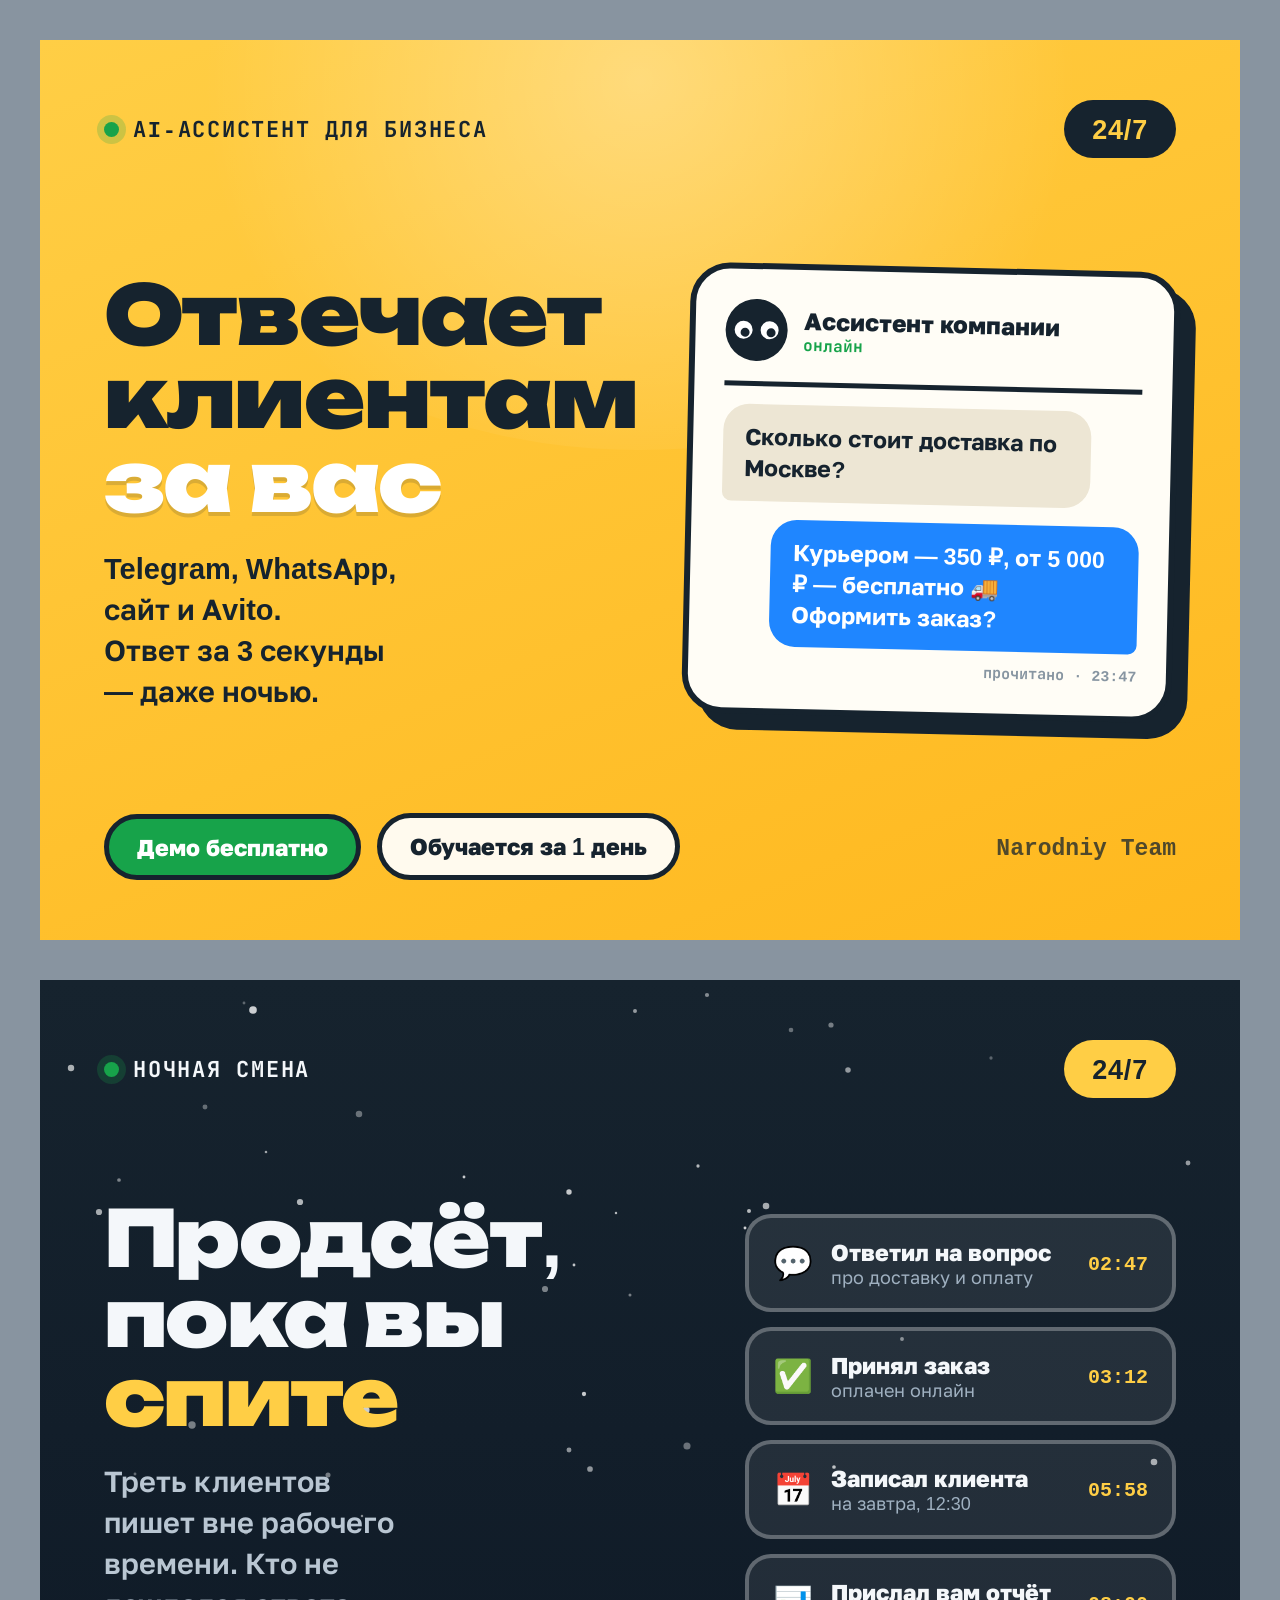
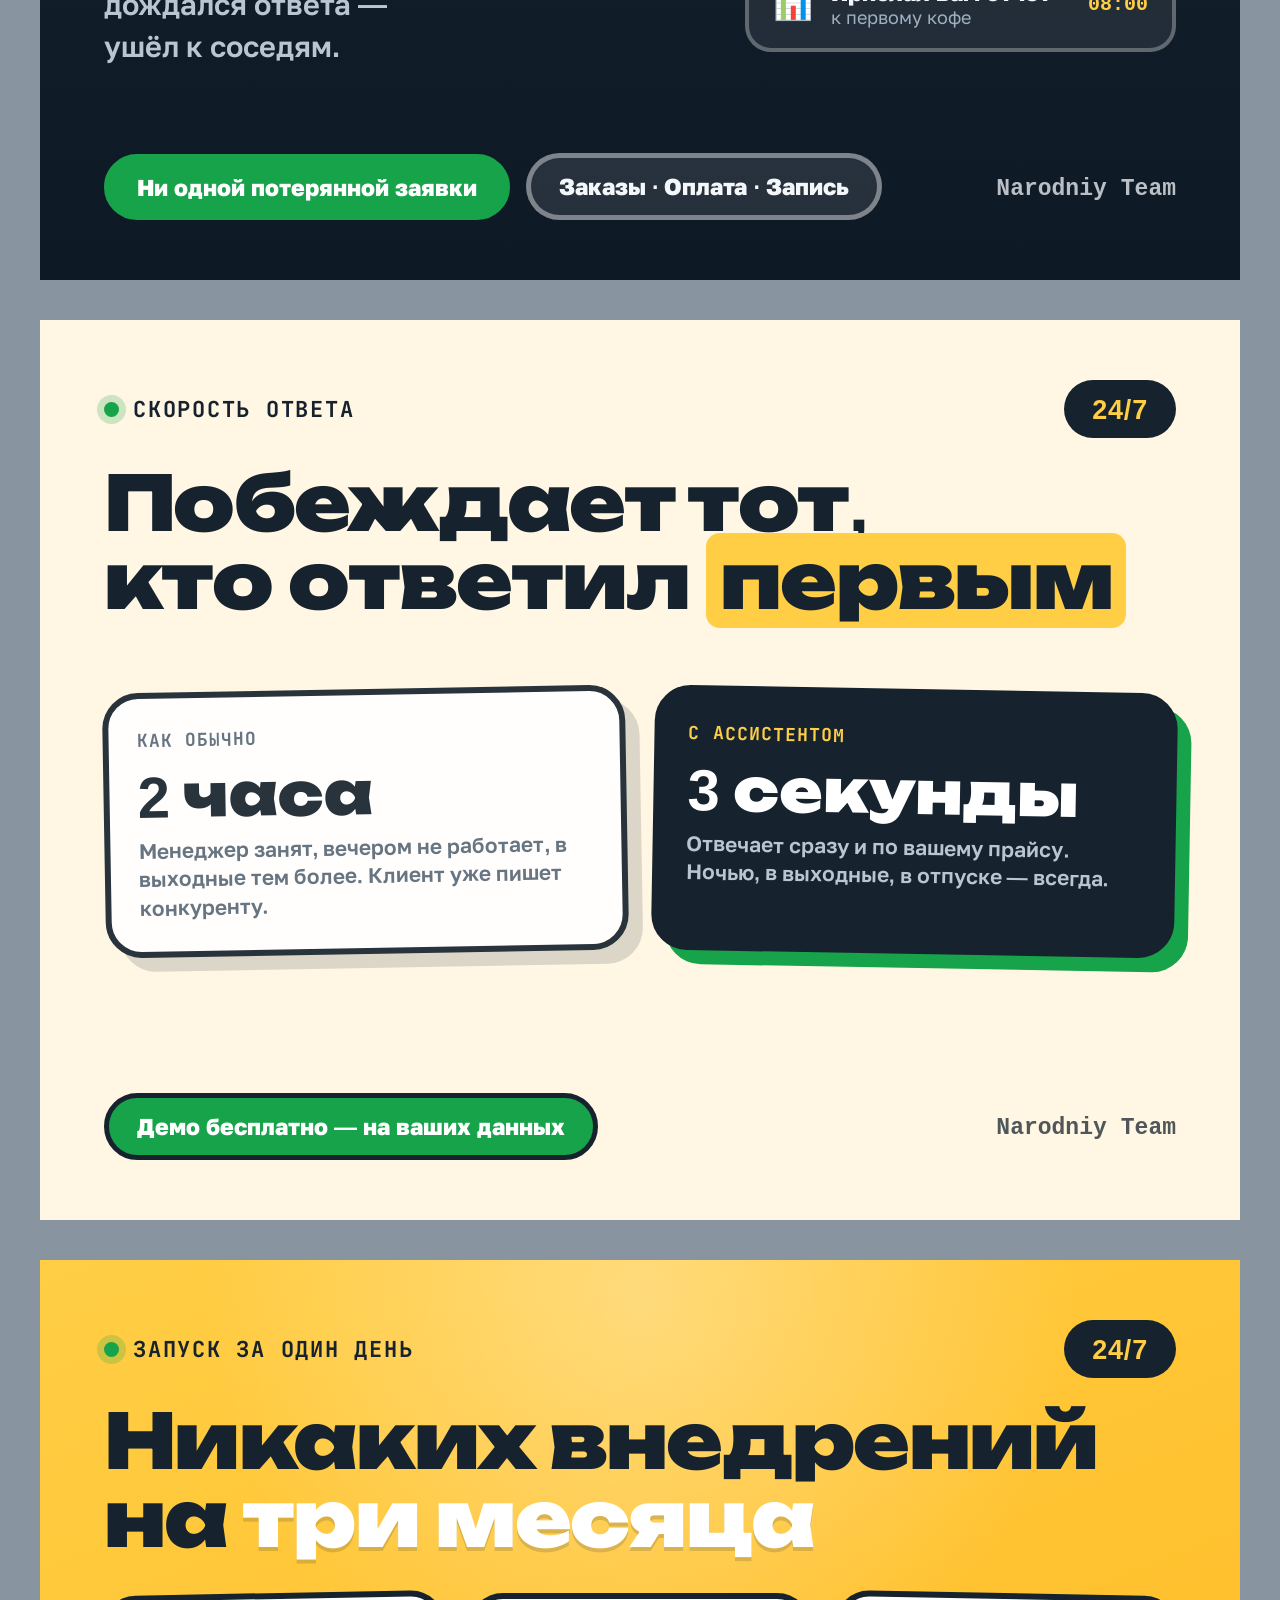
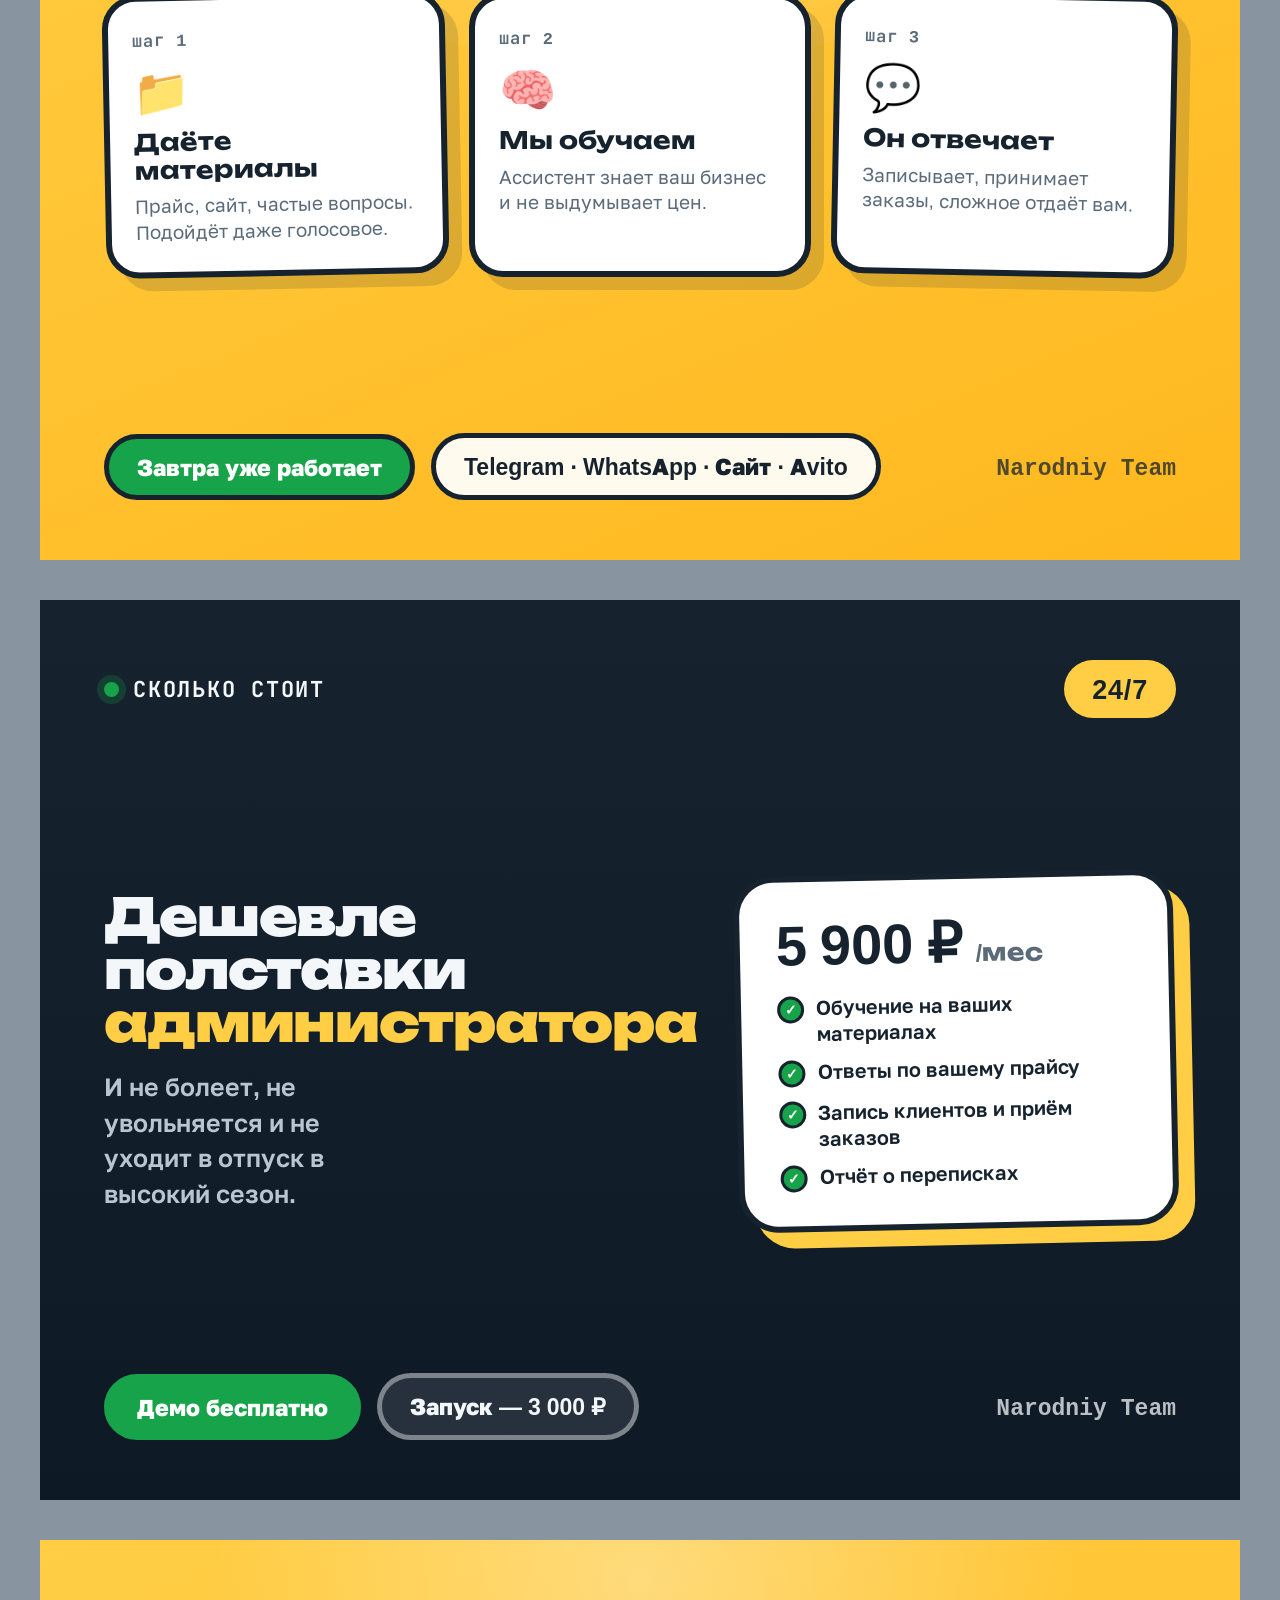
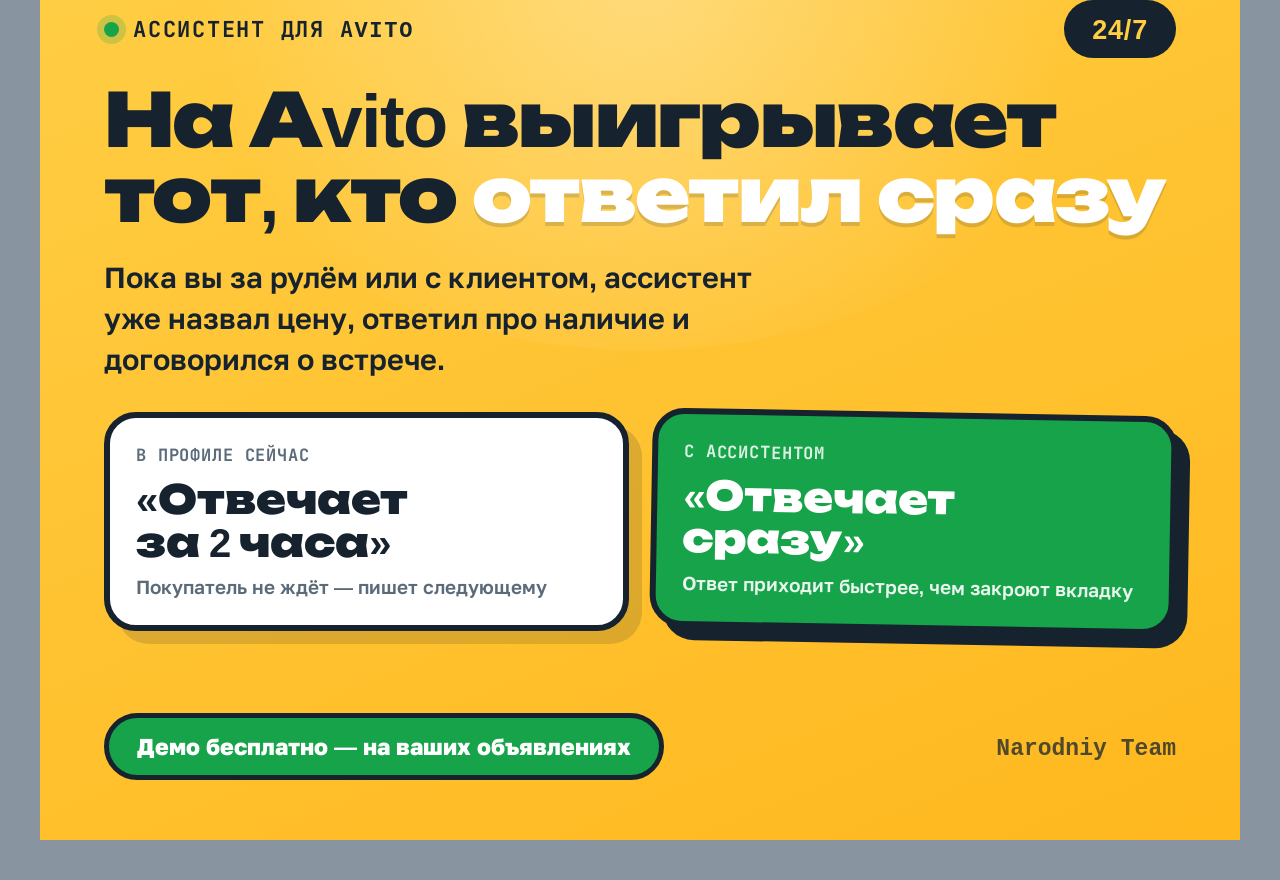
<file: avito/covers.html>
<!doctype html>
<html lang="ru">
<head>
<meta charset="utf-8">
<title>Обложки для Avito — исходник</title>
<!--
  Шесть обложек для объявлений на Avito, 1200×900 CSS-пикселей.
  Рендерятся в PNG 2400×1800 (deviceScaleFactor 2) скриптом render.js —
  Avito просит соотношение 4:3.

  Каждая обложка закрывает своё возражение: что это вообще такое, «ночью
  всё равно никто не купит», «долго внедрять», «дорого», «а на Avito
  сработает?». Ставить в объявление лучше несколько сразу.

  Домена на обложках нет намеренно: Avito запрещает контакты в фотографиях
  и распознаёт текст на картинках автоматически. Название студии контактом
  не считается — его оставляем.

  Стиль взят с лендинга: Unbounded для заголовков, Golos Text для текста,
  JetBrains Mono для подписей, толстая чернильная обводка, жёсткая тень
  без размытия, лёгкие наклоны.
-->
<style>
  @font-face{font-family:'Unbounded';font-weight:900;src:url(../fonts/unbounded-900-cyrillic.woff2) format('woff2')}
  @font-face{font-family:'Unbounded';font-weight:700;src:url(../fonts/unbounded-700-cyrillic.woff2) format('woff2')}
  @font-face{font-family:'Golos Text';font-weight:400;src:url(../fonts/golos-text-400-cyrillic.woff2) format('woff2')}
  @font-face{font-family:'Golos Text';font-weight:600;src:url(../fonts/golos-text-600-cyrillic.woff2) format('woff2')}
  @font-face{font-family:'Golos Text';font-weight:700;src:url(../fonts/golos-text-700-cyrillic.woff2) format('woff2')}
  @font-face{font-family:'Golos Text';font-weight:800;src:url(../fonts/golos-text-800-cyrillic.woff2) format('woff2')}
  @font-face{font-family:'JetBrains Mono';font-weight:700;src:url(../fonts/jetbrains-mono-700-cyrillic.woff2) format('woff2')}

  :root{
    --yellow:#FFCE45; --yellow-2:#FFB81E;
    --ink:#16232E; --ink-2:#0E1926;
    --green:#17A34A; --blue:#1F86FF;
    --cream:#FFF6E3; --paper:#FFFDF6; --white:#fff;
    --muted:#5B6B7A;
    --d:'Unbounded',sans-serif;
    --b:'Golos Text','Segoe UI',sans-serif;
    --m:'JetBrains Mono',monospace;
    --line:6px solid var(--ink);
  }
  *{margin:0;padding:0;box-sizing:border-box}
  body{background:#8894a0;font-family:var(--b);display:flex;flex-direction:column;align-items:center;gap:40px;padding:40px}

  .cover{
    width:1200px;height:900px;position:relative;overflow:hidden;
    color:var(--ink);display:flex;flex-direction:column;
    padding:60px 64px;
  }
  .cover.sun{background:linear-gradient(158deg,var(--yellow) 0%,var(--yellow-2) 100%)}
  .cover.dark{background:linear-gradient(180deg,var(--ink) 0%,var(--ink-2) 100%);color:#F4F7FA}
  .cover.paper{background:var(--cream)}
  .glow{position:absolute;left:50%;top:-330px;transform:translateX(-50%);width:1000px;height:740px;border-radius:50%;background:radial-gradient(circle,rgba(255,255,255,.32),rgba(255,255,255,0) 70%)}

  /* шапка */
  .top{display:flex;align-items:center;justify-content:space-between;position:relative;z-index:2}
  .brand{display:flex;align-items:center;gap:14px;font-family:var(--m);font-weight:700;font-size:22px;letter-spacing:.08em;text-transform:uppercase}
  .dot{width:15px;height:15px;border-radius:50%;background:var(--green);box-shadow:0 0 0 7px rgba(23,163,74,.22)}
  .dark .brand{color:#F4F7FA}
  .chip247{font-family:var(--d);font-weight:900;font-size:27px;background:var(--ink);color:var(--yellow);padding:12px 28px;border-radius:999px;letter-spacing:.03em}
  .dark .chip247{background:var(--yellow);color:var(--ink)}

  h1{font-family:var(--d);font-weight:900;line-height:1.02;letter-spacing:-.022em;position:relative;z-index:2}
  .accent{color:#fff;text-shadow:0 4px 0 rgba(22,35,46,.16)}
  .dark .accent{color:var(--yellow);text-shadow:none}
  .lead{font-size:29px;font-weight:600;line-height:1.42;max-width:20ch;margin-top:24px;position:relative;z-index:2}
  .dark .lead{color:#B9C6D2}

  /* низ: плашки */
  .feet{display:flex;gap:16px;align-items:center;margin-top:auto;position:relative;z-index:2;flex-wrap:wrap}
  .chip{background:rgba(255,255,255,.92);border:5px solid var(--ink);font-weight:800;font-size:23px;padding:14px 28px;border-radius:999px}
  .chip.green{background:var(--green);color:#fff}
  .dark .chip{background:rgba(255,255,255,.10);border-color:rgba(255,255,255,.4);color:#F4F7FA}
  .dark .chip.green{background:var(--green);border-color:var(--green);color:#fff}
  .site{margin-left:auto;font-family:var(--m);font-weight:700;font-size:23px;opacity:.75}

  /* карточка чата */
  .chat{
    width:520px;background:var(--paper);border:var(--line);border-radius:40px;padding:30px;
    box-shadow:16px 16px 0 var(--ink);transform:rotate(1.3deg);
  }
  .chat-head{display:flex;align-items:center;gap:16px;padding-bottom:20px;border-bottom:5px solid var(--ink)}
  .ava{width:62px;height:62px;border-radius:50%;background:var(--ink);flex:none;display:flex;align-items:center;justify-content:center;gap:8px}
  .eye{width:18px;height:18px;border-radius:50%;background:#fff;display:flex;align-items:center;justify-content:center}
  .pupil{width:9px;height:9px;border-radius:50%;background:var(--ink);transform:translate(1px,2px)}
  .chat-title{font-weight:800;font-size:24px}
  .chat-status{font-family:var(--m);font-weight:700;font-size:16px;color:var(--green)}
  .msg{max-width:88%;padding:17px 22px;border-radius:26px;font-size:23px;font-weight:700;line-height:1.36;margin-top:18px;color:var(--ink)}
  .msg.cl{background:#EDE6D4;border-bottom-left-radius:9px}
  .msg.bot{background:var(--blue);color:#fff;margin-left:auto;border-bottom-right-radius:9px}
  .meta{font-family:var(--m);font-size:15px;font-weight:700;color:#8795A1;text-align:right;margin-top:12px}

  /* обложка 2: ночной таймлайн */
  .stars i{position:absolute;width:4px;height:4px;border-radius:50%;background:#fff;opacity:.55}
  .tl{display:flex;flex-direction:column;gap:15px;width:520px;position:relative;z-index:2}
  .tcard{
    background:rgba(255,255,255,.08);border:4px solid rgba(255,255,255,.28);border-radius:26px;
    padding:20px 24px;display:flex;align-items:center;gap:18px;
  }
  .tcard .ic{font-size:32px}
  .tcard b{font-size:23px;display:block;font-weight:800}
  .tcard small{font-size:18px;color:#9FB0C0}
  .tcard .t{margin-left:auto;font-family:var(--m);font-weight:700;font-size:20px;color:var(--yellow)}

  /* обложка 3: сравнение */
  /* margin:auto по вертикали центрирует блок между заголовком и плашками —
     иначе внизу зияет пустота, а сверху всё слипается */
  .versus{display:flex;gap:26px;align-items:stretch;position:relative;z-index:2;margin:auto 0}
  .vs{
    flex:1;background:var(--white);border:var(--line);border-radius:36px;padding:30px 28px;
    box-shadow:14px 14px 0 rgba(22,35,46,.16);
  }
  .vs.bad{transform:rotate(-1deg);opacity:.92}
  .vs.good{transform:rotate(1deg);background:var(--ink);color:#fff;box-shadow:14px 14px 0 var(--green)}
  .vs .who{font-family:var(--m);font-weight:700;font-size:18px;letter-spacing:.06em;text-transform:uppercase;color:var(--muted)}
  .vs.good .who{color:var(--yellow)}
  .vs .big{font-family:var(--d);font-weight:900;font-size:58px;line-height:1.05;margin:14px 0 10px}
  .vs .cap{font-size:21px;font-weight:600;line-height:1.35;color:var(--muted)}
  .vs.good .cap{color:#B9C6D2}

  /* обложка 4: шаги */
  .steps{display:flex;gap:22px;align-items:stretch;position:relative;z-index:2;margin-top:36px}
  .step{
    flex:1;background:var(--white);border:var(--line);border-radius:34px;padding:28px 24px;
    box-shadow:13px 13px 0 rgba(22,35,46,.15);
  }
  .step:nth-child(1){transform:rotate(-1.1deg)}
  .step:nth-child(3){transform:rotate(1.1deg)}
  .step .n{font-family:var(--m);font-weight:700;font-size:17px;color:var(--muted);letter-spacing:.06em}
  .step .ic{font-size:46px;margin:12px 0 10px}
  .step b{font-family:var(--d);font-weight:700;font-size:24px;line-height:1.15;display:block}
  .step p{font-size:19px;color:var(--muted);margin-top:9px;line-height:1.35}

  /* обложка 5: цена. Ширина фиксирована и flex:none — иначе карточка
     сжимается соседним заголовком, и цена переносится по слогам. */
  .price{
    background:var(--white);border:var(--line);border-radius:40px;padding:34px 36px;
    box-shadow:16px 16px 0 var(--yellow);transform:rotate(-1.2deg);
    width:440px;flex:none;position:relative;z-index:2;color:var(--ink);
  }
  .price .cost{font-family:var(--d);font-weight:900;font-size:56px;line-height:1;white-space:nowrap}
  .price .cost small{font-size:24px;font-weight:700;color:var(--muted)}
  .price ul{list-style:none;margin-top:22px;display:flex;flex-direction:column;gap:12px}
  .price li{display:flex;gap:12px;align-items:flex-start;font-size:20px;font-weight:600;line-height:1.3}
  .tick{flex:none;width:27px;height:27px;border-radius:50%;background:var(--green);color:#fff;border:3px solid var(--ink);display:flex;align-items:center;justify-content:center;font-size:14px;font-weight:800;margin-top:2px}

  /* обложка 6: avito */
  .avito-row{display:flex;gap:22px;position:relative;z-index:2;margin-top:32px;align-items:stretch}
  .arow{
    flex:1;background:var(--white);border:var(--line);border-radius:32px;padding:26px 26px;
    box-shadow:13px 13px 0 rgba(22,35,46,.15);display:flex;flex-direction:column;gap:12px;
  }
  .arow.now{background:var(--green);color:#fff;box-shadow:13px 13px 0 var(--ink);transform:rotate(1deg)}
  .arow .lbl{font-family:var(--m);font-weight:700;font-size:17px;letter-spacing:.05em;text-transform:uppercase;color:var(--muted)}
  .arow.now .lbl{color:rgba(255,255,255,.85)}
  .arow .val{font-family:var(--d);font-weight:900;font-size:40px;line-height:1.06}
  .arow .sub{font-size:19px;font-weight:600;color:var(--muted)}
  .arow.now .sub{color:rgba(255,255,255,.9)}
</style>
</head>
<body>

<!-- ============ 1. Главная ============ -->
<div class="cover sun" id="c1">
  <div class="glow"></div>
  <div class="top">
    <div class="brand"><span class="dot"></span>AI-ассистент для бизнеса</div>
    <div class="chip247">24/7</div>
  </div>
  <div style="display:flex;gap:48px;align-items:center;flex:1;margin-top:14px">
    <div>
      <h1 style="font-size:82px">Отвечает<br>клиентам<br><span class="accent">за вас</span></h1>
      <p class="lead">Telegram, WhatsApp, сайт и Avito.<br>Ответ за 3 секунды — даже ночью.</p>
    </div>
    <div class="chat">
      <div class="chat-head">
        <span class="ava"><span class="eye"><span class="pupil"></span></span><span class="eye"><span class="pupil"></span></span></span>
        <div>
          <div class="chat-title">Ассистент компании</div>
          <div class="chat-status">онлайн</div>
        </div>
      </div>
      <div class="msg cl">Сколько стоит доставка по Москве?</div>
      <div class="msg bot">Курьером — 350 ₽, от 5 000 ₽ — бесплатно 🚚 Оформить заказ?</div>
      <div class="meta">прочитано · 23:47</div>
    </div>
  </div>
  <div class="feet">
    <div class="chip green">Демо бесплатно</div>
    <div class="chip">Обучается за 1 день</div>
    <div class="site">Narodniy Team</div>
  </div>
</div>

<!-- ============ 2. Ночная смена ============ -->
<div class="cover dark" id="c2">
  <div class="stars" id="stars"></div>
  <div class="top">
    <div class="brand"><span class="dot"></span>Ночная смена</div>
    <div class="chip247">24/7</div>
  </div>
  <div style="display:flex;gap:52px;align-items:center;flex:1;margin-top:14px">
    <div>
      <h1 style="font-size:78px">Продаёт,<br>пока вы <span class="accent">спите</span></h1>
      <p class="lead">Треть клиентов пишет вне рабочего времени. Кто не дождался ответа — ушёл к соседям.</p>
    </div>
    <div class="tl">
      <div class="tcard"><span class="ic">💬</span><span><b>Ответил на вопрос</b><small>про доставку и оплату</small></span><span class="t">02:47</span></div>
      <div class="tcard"><span class="ic">✅</span><span><b>Принял заказ</b><small>оплачен онлайн</small></span><span class="t">03:12</span></div>
      <div class="tcard"><span class="ic">📅</span><span><b>Записал клиента</b><small>на завтра, 12:30</small></span><span class="t">05:58</span></div>
      <div class="tcard"><span class="ic">📊</span><span><b>Прислал вам отчёт</b><small>к первому кофе</small></span><span class="t">08:00</span></div>
    </div>
  </div>
  <div class="feet">
    <div class="chip green">Ни одной потерянной заявки</div>
    <div class="chip">Заказы · Оплата · Запись</div>
    <div class="site">Narodniy Team</div>
  </div>
</div>

<!-- ============ 3. Скорость ============ -->
<div class="cover paper" id="c3">
  <div class="top">
    <div class="brand"><span class="dot"></span>Скорость ответа</div>
    <div class="chip247">24/7</div>
  </div>
  <h1 style="font-size:76px;margin-top:26px">Побеждает тот,<br>кто ответил <span style="background:var(--yellow);padding:0 14px;border-radius:14px">первым</span></h1>
  <div class="versus">
    <div class="vs bad">
      <div class="who">Как обычно</div>
      <div class="big">2 часа</div>
      <div class="cap">Менеджер занят, вечером не работает, в выходные тем более. Клиент уже пишет конкуренту.</div>
    </div>
    <div class="vs good">
      <div class="who">С ассистентом</div>
      <div class="big">3 секунды</div>
      <div class="cap">Отвечает сразу и по вашему прайсу. Ночью, в выходные, в отпуске — всегда.</div>
    </div>
  </div>
  <div class="feet">
    <div class="chip green">Демо бесплатно — на ваших данных</div>
    <div class="site">Narodniy Team</div>
  </div>
</div>

<!-- ============ 4. Запуск за день ============ -->
<div class="cover sun" id="c4">
  <div class="glow"></div>
  <div class="top">
    <div class="brand"><span class="dot"></span>Запуск за один день</div>
    <div class="chip247">24/7</div>
  </div>
  <h1 style="font-size:76px;margin-top:24px">Никаких внедрений<br>на <span class="accent">три месяца</span></h1>
  <div class="steps">
    <div class="step">
      <div class="n">шаг 1</div><div class="ic">📁</div>
      <b>Даёте материалы</b>
      <p>Прайс, сайт, частые вопросы. Подойдёт даже голосовое.</p>
    </div>
    <div class="step">
      <div class="n">шаг 2</div><div class="ic">🧠</div>
      <b>Мы обучаем</b>
      <p>Ассистент знает ваш бизнес и не выдумывает цен.</p>
    </div>
    <div class="step">
      <div class="n">шаг 3</div><div class="ic">💬</div>
      <b>Он отвечает</b>
      <p>Записывает, принимает заказы, сложное отдаёт вам.</p>
    </div>
  </div>
  <div class="feet">
    <div class="chip green">Завтра уже работает</div>
    <div class="chip">Telegram · WhatsApp · Сайт · Avito</div>
    <div class="site">Narodniy Team</div>
  </div>
</div>

<!-- ============ 5. Цена ============ -->
<div class="cover dark" id="c5">
  <div class="top">
    <div class="brand"><span class="dot"></span>Сколько стоит</div>
    <div class="chip247">24/7</div>
  </div>
  <div style="display:flex;gap:44px;align-items:center;flex:1;margin-top:10px">
    <div style="flex:1;min-width:0">
      <!-- 52px: «администратора» — самое длинное слово во всём наборе,
           на большем кегле оно уезжает под карточку с ценой -->
      <h1 style="font-size:52px">Дешевле<br>полставки<br><span class="accent">администратора</span></h1>
      <p class="lead" style="font-size:25px;margin-top:20px">И не болеет, не увольняется и не уходит в отпуск в высокий сезон.</p>
    </div>
    <div class="price">
      <div class="cost">5 900 ₽ <small>/мес</small></div>
      <ul>
        <li><span class="tick">✓</span>Обучение на ваших материалах</li>
        <li><span class="tick">✓</span>Ответы по вашему прайсу</li>
        <li><span class="tick">✓</span>Запись клиентов и приём заказов</li>
        <li><span class="tick">✓</span>Отчёт о переписках</li>
      </ul>
    </div>
  </div>
  <div class="feet">
    <div class="chip green">Демо бесплатно</div>
    <div class="chip">Запуск — 3 000 ₽</div>
    <div class="site">Narodniy Team</div>
  </div>
</div>

<!-- ============ 6. Avito ============ -->
<div class="cover sun" id="c6">
  <div class="glow"></div>
  <div class="top">
    <div class="brand"><span class="dot"></span>Ассистент для Avito</div>
    <div class="chip247">24/7</div>
  </div>
  <h1 style="font-size:74px;margin-top:24px">На Avito выигрывает<br>тот, кто <span class="accent">ответил сразу</span></h1>
  <p class="lead" style="max-width:44ch">Пока вы за рулём или с клиентом, ассистент уже назвал цену, ответил про наличие и договорился о встрече.</p>
  <div class="avito-row">
    <div class="arow">
      <div class="lbl">В профиле сейчас</div>
      <div class="val">«Отвечает<br>за 2 часа»</div>
      <div class="sub">Покупатель не ждёт — пишет следующему</div>
    </div>
    <div class="arow now">
      <div class="lbl">С ассистентом</div>
      <div class="val">«Отвечает<br>сразу»</div>
      <div class="sub">Ответ приходит быстрее, чем закроют вкладку</div>
    </div>
  </div>
  <div class="feet">
    <div class="chip green">Демо бесплатно — на ваших объявлениях</div>
    <div class="site">Narodniy Team</div>
  </div>
</div>

<script>
  /* звёзды на ночной обложке — раскладываем случайно, но одинаково при каждом рендере */
  var seed = 7;
  function rnd(){ seed = (seed * 9301 + 49297) % 233280; return seed / 233280; }
  var box = document.getElementById('stars');
  for (var i = 0; i < 40; i++) {
    var s = document.createElement('i');
    s.style.left = (rnd() * 100) + '%';
    s.style.top = (rnd() * 62) + '%';
    s.style.transform = 'scale(' + (0.6 + rnd() * 1.4) + ')';
    s.style.opacity = 0.3 + rnd() * 0.5;
    box.appendChild(s);
  }
</script>
</body>
</html>
</file>
<file: styles.css>
/* ============ шрифты: локальные копии, без обращений к Google ============
   подмножества — кириллица и латиница; font-display:swap, чтобы текст
   показывался сразу системным шрифтом и не было белого экрана */
@font-face{font-family:'Golos Text';font-style:normal;font-weight:400;font-display:swap;src:url(fonts/golos-text-400-cyrillic.woff2) format('woff2');unicode-range:U+0301, U+0400-045F, U+0490-0491, U+04B0-04B1, U+2116}
@font-face{font-family:'Golos Text';font-style:normal;font-weight:400;font-display:swap;src:url(fonts/golos-text-400-latin.woff2) format('woff2');unicode-range:U+0000-00FF, U+0131, U+0152-0153, U+02BB-02BC, U+02C6, U+02DA, U+02DC, U+0304, U+0308, U+0329, U+2000-206F, U+20AC, U+2122, U+2191, U+2193, U+2212, U+2215, U+FEFF, U+FFFD}
@font-face{font-family:'Golos Text';font-style:normal;font-weight:500;font-display:swap;src:url(fonts/golos-text-500-cyrillic.woff2) format('woff2');unicode-range:U+0301, U+0400-045F, U+0490-0491, U+04B0-04B1, U+2116}
@font-face{font-family:'Golos Text';font-style:normal;font-weight:500;font-display:swap;src:url(fonts/golos-text-500-latin.woff2) format('woff2');unicode-range:U+0000-00FF, U+0131, U+0152-0153, U+02BB-02BC, U+02C6, U+02DA, U+02DC, U+0304, U+0308, U+0329, U+2000-206F, U+20AC, U+2122, U+2191, U+2193, U+2212, U+2215, U+FEFF, U+FFFD}
@font-face{font-family:'Golos Text';font-style:normal;font-weight:600;font-display:swap;src:url(fonts/golos-text-600-cyrillic.woff2) format('woff2');unicode-range:U+0301, U+0400-045F, U+0490-0491, U+04B0-04B1, U+2116}
@font-face{font-family:'Golos Text';font-style:normal;font-weight:600;font-display:swap;src:url(fonts/golos-text-600-latin.woff2) format('woff2');unicode-range:U+0000-00FF, U+0131, U+0152-0153, U+02BB-02BC, U+02C6, U+02DA, U+02DC, U+0304, U+0308, U+0329, U+2000-206F, U+20AC, U+2122, U+2191, U+2193, U+2212, U+2215, U+FEFF, U+FFFD}
@font-face{font-family:'Golos Text';font-style:normal;font-weight:700;font-display:swap;src:url(fonts/golos-text-700-cyrillic.woff2) format('woff2');unicode-range:U+0301, U+0400-045F, U+0490-0491, U+04B0-04B1, U+2116}
@font-face{font-family:'Golos Text';font-style:normal;font-weight:700;font-display:swap;src:url(fonts/golos-text-700-latin.woff2) format('woff2');unicode-range:U+0000-00FF, U+0131, U+0152-0153, U+02BB-02BC, U+02C6, U+02DA, U+02DC, U+0304, U+0308, U+0329, U+2000-206F, U+20AC, U+2122, U+2191, U+2193, U+2212, U+2215, U+FEFF, U+FFFD}
@font-face{font-family:'Golos Text';font-style:normal;font-weight:800;font-display:swap;src:url(fonts/golos-text-800-cyrillic.woff2) format('woff2');unicode-range:U+0301, U+0400-045F, U+0490-0491, U+04B0-04B1, U+2116}
@font-face{font-family:'Golos Text';font-style:normal;font-weight:800;font-display:swap;src:url(fonts/golos-text-800-latin.woff2) format('woff2');unicode-range:U+0000-00FF, U+0131, U+0152-0153, U+02BB-02BC, U+02C6, U+02DA, U+02DC, U+0304, U+0308, U+0329, U+2000-206F, U+20AC, U+2122, U+2191, U+2193, U+2212, U+2215, U+FEFF, U+FFFD}
@font-face{font-family:'JetBrains Mono';font-style:normal;font-weight:400;font-display:swap;src:url(fonts/jetbrains-mono-400-cyrillic.woff2) format('woff2');unicode-range:U+0301, U+0400-045F, U+0490-0491, U+04B0-04B1, U+2116}
@font-face{font-family:'JetBrains Mono';font-style:normal;font-weight:400;font-display:swap;src:url(fonts/jetbrains-mono-400-latin.woff2) format('woff2');unicode-range:U+0000-00FF, U+0131, U+0152-0153, U+02BB-02BC, U+02C6, U+02DA, U+02DC, U+0304, U+0308, U+0329, U+2000-206F, U+20AC, U+2122, U+2191, U+2193, U+2212, U+2215, U+FEFF, U+FFFD}
@font-face{font-family:'JetBrains Mono';font-style:normal;font-weight:700;font-display:swap;src:url(fonts/jetbrains-mono-700-cyrillic.woff2) format('woff2');unicode-range:U+0301, U+0400-045F, U+0490-0491, U+04B0-04B1, U+2116}
@font-face{font-family:'JetBrains Mono';font-style:normal;font-weight:700;font-display:swap;src:url(fonts/jetbrains-mono-700-latin.woff2) format('woff2');unicode-range:U+0000-00FF, U+0131, U+0152-0153, U+02BB-02BC, U+02C6, U+02DA, U+02DC, U+0304, U+0308, U+0329, U+2000-206F, U+20AC, U+2122, U+2191, U+2193, U+2212, U+2215, U+FEFF, U+FFFD}
@font-face{font-family:'Unbounded';font-style:normal;font-weight:700;font-display:swap;src:url(fonts/unbounded-700-cyrillic.woff2) format('woff2');unicode-range:U+0301, U+0400-045F, U+0490-0491, U+04B0-04B1, U+2116}
@font-face{font-family:'Unbounded';font-style:normal;font-weight:700;font-display:swap;src:url(fonts/unbounded-700-latin.woff2) format('woff2');unicode-range:U+0000-00FF, U+0131, U+0152-0153, U+02BB-02BC, U+02C6, U+02DA, U+02DC, U+0304, U+0308, U+0329, U+2000-206F, U+20AC, U+2122, U+2191, U+2193, U+2212, U+2215, U+FEFF, U+FFFD}
@font-face{font-family:'Unbounded';font-style:normal;font-weight:900;font-display:swap;src:url(fonts/unbounded-900-cyrillic.woff2) format('woff2');unicode-range:U+0301, U+0400-045F, U+0490-0491, U+04B0-04B1, U+2116}
@font-face{font-family:'Unbounded';font-style:normal;font-weight:900;font-display:swap;src:url(fonts/unbounded-900-latin.woff2) format('woff2');unicode-range:U+0000-00FF, U+0131, U+0152-0153, U+02BB-02BC, U+02C6, U+02DA, U+02DC, U+0304, U+0308, U+0329, U+2000-206F, U+20AC, U+2122, U+2191, U+2193, U+2212, U+2215, U+FEFF, U+FFFD}

/* ============ tokens ============ */
:root{
  --yellow:#FFCE45;
  --yellow-2:#FFB81E;
  --ink:#16232E;
  --ink-2:#0E1926;
  --green:#17A34A;
  --green-d:#0E8A3C;
  --blue:#1F86FF;
  --cream:#FFF6E3;
  --paper:#FFFDF6;
  --white:#ffffff;
  --muted:#5B6B7A;
  --d:'Unbounded', system-ui, sans-serif;
  --b:'Golos Text', 'Segoe UI', system-ui, sans-serif;
  --m:'JetBrains Mono', ui-monospace, monospace;
  --r:26px;
  --line:3px solid var(--ink);
}
*{margin:0;padding:0;box-sizing:border-box}
html{scroll-behavior:smooth}
body{
  font-family:var(--b);
  color:var(--ink);
  background:var(--cream);
  line-height:1.55;
  overflow-x:hidden;
  -webkit-font-smoothing:antialiased;
}
::selection{background:var(--ink);color:var(--yellow)}
img,svg{max-width:100%;display:block}
a{color:inherit}
button{font:inherit;color:inherit;cursor:pointer;background:none;border:none}

:focus-visible{outline:3px dashed var(--ink);outline-offset:3px;border-radius:6px}
.dark-zone :focus-visible{outline-color:var(--yellow)}

.skip{
  position:absolute;left:16px;top:-60px;z-index:5000;
  background:var(--ink);color:var(--yellow);padding:10px 18px;border-radius:12px;
  font-weight:600;transition:top .2s;
}
.skip:focus{top:12px}

/* лёгкое «бумажное» зерно поверх всего */
body::after{
  content:"";position:fixed;inset:0;z-index:2600;pointer-events:none;opacity:.05;
  background-image:url("data:image/svg+xml,%3Csvg xmlns='http://www.w3.org/2000/svg' width='140' height='140'%3E%3Cfilter id='n'%3E%3CfeTurbulence type='fractalNoise' baseFrequency='0.9' numOctaves='2'/%3E%3C/filter%3E%3Crect width='140' height='140' filter='url(%23n)'/%3E%3C/svg%3E");
}

.wrap{max-width:1180px;margin:0 auto;padding:0 24px}

/* ============ типовые детали ============ */
.eyebrow{
  display:inline-flex;align-items:center;gap:10px;
  font-family:var(--m);font-size:.78rem;font-weight:700;
  letter-spacing:.14em;text-transform:uppercase;
}
.eyebrow::before{
  content:"";width:11px;height:11px;border-radius:50%;
  background:var(--green);box-shadow:0 0 0 4px rgba(23,163,74,.22);
  flex:none;
}
h1,h2{font-family:var(--d);line-height:1.08;letter-spacing:-.01em}
h2{font-size:clamp(1.55rem,3.6vw,2.5rem);font-weight:900}
.section{padding:96px 0;position:relative}

/* диагональный срез на стыке цветных блоков:
   --cut = цвет ПРЕДЫДУЩЕЙ секции, клин врезается в текущую.
   ::before — серая линия-разделитель, сдвинутая на 2px вниз и потому
   выглядывающая тонкой полоской ровно по кромке среза.
   top:-1px прячет антиалиасную кромку тонкого конца клина. */
.cut{
  position:absolute;top:-1px;left:0;right:0;z-index:2;pointer-events:none;
  height:clamp(26px,4.5vw,58px);
}
.cut::before,.cut::after{
  content:"";position:absolute;inset:0;
  clip-path:polygon(0 0,100% 0,0 100%);
}
.cut::before{background:var(--cut-line,#C2CEDA);transform:translateY(2px)}
.cut::after{background:var(--cut)}
.cut.r::before,.cut.r::after{clip-path:polygon(0 0,100% 0,100% 100%)}

/* та же линия на ровном горизонтальном стыке секций */
.hline{border-top:2px solid var(--cut-line,#C2CEDA)}
.bg-cream{background:var(--cream)}
.sec-head{max-width:640px;margin-bottom:52px}
.sec-head h2{margin-top:16px}
.sec-head p{margin-top:14px;font-size:1.05rem;color:var(--muted)}

/* маркер-выделение слова, как на стикере */
.mark{
  position:relative;display:inline-block;padding:0 .18em;
  background:var(--white);border-radius:.28em;
  transform:rotate(-1.4deg);
  box-shadow:3px 3px 0 rgba(22,35,46,.9);
}
.mark.g{background:var(--green);color:#fff}
.mark.y{background:var(--yellow);color:var(--ink)}

.btn{
  display:inline-flex;align-items:center;justify-content:center;gap:10px;
  font-weight:800;font-size:1rem;line-height:1.2;
  padding:16px 28px;border-radius:999px;border:var(--line);
  background:var(--green);color:#fff;
  box-shadow:6px 6px 0 var(--ink);
  transition:transform .15s ease, box-shadow .15s ease;
  text-decoration:none;text-align:center;
}
.btn:hover{transform:translate(-2px,-2px);box-shadow:9px 9px 0 var(--ink)}
.btn:active{transform:translate(3px,3px);box-shadow:1px 1px 0 var(--ink)}
.btn.ink{background:var(--ink);color:var(--yellow);border-color:var(--ink);box-shadow:6px 6px 0 rgba(22,35,46,.28)}
.btn.ghost{background:var(--paper);color:var(--ink)}

.chip{
  display:inline-flex;align-items:center;gap:8px;
  background:rgba(255,255,255,.88);border:2.5px solid var(--ink);
  padding:9px 18px;border-radius:999px;font-weight:600;font-size:.93rem;
}
.chip.solid-green{background:var(--green);border-color:var(--green);color:#fff}

/* Появление при скролле. Прячем только когда JS живой (класс .js ставит
   инлайновый скрипт в <head>) — иначе при сбое JS страница осталась бы пустой. */
.js .reveal{opacity:0;transform:translateY(26px);transition:opacity .6s ease,transform .6s ease}
.js .reveal.in{opacity:1;transform:none}
.js .reveal.d1{transition-delay:.08s}
.js .reveal.d2{transition-delay:.16s}
.js .reveal.d3{transition-delay:.24s}

/* ============ шапка ============ */
.site-head{
  position:sticky;top:0;z-index:1000;
  background:var(--yellow);
  border-bottom:3px solid var(--ink);
  transition:box-shadow .2s;
}
.site-head.scrolled{box-shadow:0 6px 0 rgba(22,35,46,.12)}
.head-in{display:flex;align-items:center;justify-content:space-between;gap:16px;padding:14px 24px;max-width:1180px;margin:0 auto}
.logo{display:flex;align-items:center;gap:12px;font-weight:800;text-decoration:none;font-size:1.02rem;letter-spacing:.02em}
.logo-img{
  width:46px;height:46px;flex:none;object-fit:contain;
  background:#fff;border:2.5px solid var(--ink);border-radius:13px;
  padding:3px;box-shadow:3px 3px 0 rgba(22,35,46,.25);
}
.logo b{font-family:var(--m);font-weight:700;font-size:.8rem;letter-spacing:.1em;background:var(--ink);color:var(--yellow);padding:4px 10px;border-radius:999px}
.ava{
  width:44px;height:44px;border-radius:50%;background:var(--ink);
  display:flex;align-items:center;justify-content:center;gap:5px;flex:none;
  position:relative;
}
.eye{width:11px;height:15px;border-radius:50%;background:#fff;position:relative;overflow:hidden}
.pupil{width:6px;height:6px;border-radius:50%;background:var(--ink);position:absolute;left:50%;top:50%;transform:translate(-50%,-50%)}
.main-nav{display:flex;align-items:center;gap:26px}
.main-nav a{font-weight:600;text-decoration:none;font-size:.95rem;position:relative}
.main-nav a:not(.btn)::after{
  content:"";position:absolute;left:0;right:100%;bottom:-4px;height:3px;
  background:var(--ink);border-radius:3px;transition:right .2s ease;
}
.main-nav a:not(.btn):hover::after{right:0}
.main-nav a[aria-current="page"]::after{right:0}
.main-nav .btn{padding:11px 20px;font-size:.9rem;box-shadow:4px 4px 0 var(--ink)}
.burger{display:none;width:46px;height:46px;border:var(--line);border-radius:14px;background:var(--paper);position:relative}
.burger span{position:absolute;left:11px;right:11px;height:3px;background:var(--ink);border-radius:3px;transition:.25s}
.burger span:nth-child(1){top:14px}
.burger span:nth-child(2){top:21px}
.burger span:nth-child(3){top:28px}
.burger[aria-expanded="true"] span:nth-child(1){top:21px;transform:rotate(45deg)}
.burger[aria-expanded="true"] span:nth-child(2){opacity:0}
.burger[aria-expanded="true"] span:nth-child(3){top:21px;transform:rotate(-45deg)}
.mobile-menu{
  display:none;position:fixed;inset:0;z-index:1500;background:var(--yellow);
  padding:110px 28px 40px;flex-direction:column;gap:8px;
}
.mobile-menu.open{display:flex}
.mobile-menu a{
  font-family:var(--d);font-weight:700;font-size:1.5rem;text-decoration:none;
  padding:16px 6px;border-bottom:2px solid rgba(22,35,46,.15);
}
.mobile-menu .btn{margin-top:26px;font-family:var(--b)}

/* ============ hero (главная) ============ */
.hero{
  background:linear-gradient(160deg,var(--yellow) 0%,var(--yellow-2) 100%);
  position:relative;overflow:hidden;
}
.hero::before{
  content:"";position:absolute;right:-240px;top:-240px;width:760px;height:760px;border-radius:50%;
  background:radial-gradient(circle,rgba(255,255,255,.4),rgba(255,255,255,0) 70%);
  pointer-events:none;
}
.hero-in{
  display:grid;grid-template-columns:1.06fr .94fr;gap:56px;align-items:center;
  padding:72px 24px 88px;max-width:1180px;margin:0 auto;position:relative;
}
.hero h1{
  font-size:clamp(2rem,4.6vw,3.55rem);font-weight:900;
  margin-top:22px;max-width:12ch;
}
.hero h1 .accent{color:#fff;text-shadow:0 3px 0 rgba(22,35,46,.22);position:relative;white-space:nowrap}
.hero h1 .accent svg{
  position:absolute;left:0;bottom:-.28em;width:100%;height:.32em;overflow:visible;
}
.hero h1 .accent path{
  fill:none;stroke:var(--ink);stroke-width:7;stroke-linecap:round;
  stroke-dasharray:320;stroke-dashoffset:320;
  animation:draw .9s .8s ease forwards;
}
@keyframes draw{to{stroke-dashoffset:0}}
.hero .sub{margin-top:20px;font-size:1.12rem;max-width:44ch;font-weight:500}
.hero-chips{display:flex;flex-wrap:wrap;gap:12px;margin-top:26px}
.hero-cta{display:flex;flex-wrap:wrap;gap:16px;margin-top:32px;align-items:center}
.hero-note{font-family:var(--m);font-size:.78rem;max-width:24ch;line-height:1.5}

/* стагер появления в hero — тоже только при живом JS */
.js .hero .pop{opacity:0;transform:translateY(18px);animation:pop .55s ease forwards}
.hero .pop.p1{animation-delay:.05s}
.hero .pop.p2{animation-delay:.15s}
.hero .pop.p3{animation-delay:.25s}
.hero .pop.p4{animation-delay:.35s}
.hero .pop.p5{animation-delay:.45s}
@keyframes pop{to{opacity:1;transform:none}}

/* ============ hero (внутренние страницы) ============ */
.page-hero{
  background:linear-gradient(160deg,var(--yellow) 0%,var(--yellow-2) 100%);
  position:relative;overflow:hidden;padding:64px 0 76px;
}
.page-hero::before{
  content:"";position:absolute;right:-240px;top:-240px;width:760px;height:760px;border-radius:50%;
  background:radial-gradient(circle,rgba(255,255,255,.4),rgba(255,255,255,0) 70%);
  pointer-events:none;
}
.page-hero .wrap{position:relative}
.page-hero h1{font-size:clamp(2rem,4.6vw,3.4rem);font-weight:900;margin-top:20px;max-width:20ch}
.page-hero .sub{margin-top:18px;font-size:1.1rem;max-width:54ch;font-weight:500}

/* чат-демо */
.chat{
  background:var(--white);border:var(--line);border-radius:30px;
  box-shadow:12px 12px 0 rgba(22,35,46,.9);
  transform:rotate(-2.2deg);
  transition:transform .25s ease;
  padding:24px 22px 18px;position:relative;z-index:2;
}
.chat:hover{transform:rotate(-.4deg)}
.chat-head{display:flex;align-items:center;gap:13px;padding-bottom:16px;border-bottom:2px solid #EEF2F6}
.chat-head .ava{width:50px;height:50px}
.chat-title{font-weight:800;font-size:1.02rem}
.chat-status{font-size:.85rem;color:var(--green);font-weight:700;display:flex;align-items:center;gap:7px}
.chat-status::before{content:"";width:9px;height:9px;border-radius:50%;background:var(--green);animation:pulse 2s infinite}
@keyframes pulse{0%,100%{box-shadow:0 0 0 0 rgba(23,163,74,.4)}50%{box-shadow:0 0 0 6px rgba(23,163,74,0)}}
.chat-logwrap{position:relative}
.chat-log{
  padding:18px 12px 6px 2px;display:flex;flex-direction:column;gap:12px;
  min-height:260px;max-height:340px;overflow-y:auto;
  /* родной скроллбар прячем совсем — вместо него свой ползунок */
  scrollbar-width:none;-ms-overflow-style:none;
}
.chat-log::-webkit-scrollbar{width:0;height:0;display:none}
.chat-thumb{
  position:absolute;right:0;top:0;width:6px;height:40px;border-radius:99px;
  background:#C9D4DD;opacity:0;pointer-events:none;
  transition:opacity .25s ease, background .15s ease;
  touch-action:none;
}
.chat-thumb.on{opacity:1;pointer-events:auto;cursor:grab}
.chat-thumb:hover{background:#A9B8C4}
.chat-thumb.drag{background:#8FA1B3;cursor:grabbing}
.msg{max-width:86%;padding:12px 16px;border-radius:18px;font-size:.98rem;line-height:1.4}
.js .msg{opacity:0;transform:translateY(10px) scale(.97);animation:msg-in .3s ease forwards}
@keyframes msg-in{to{opacity:1;transform:none}}
.msg.client{background:#EEF2F6;color:#24313D;border-bottom-left-radius:6px;align-self:flex-start}
.msg.bot{
  background:var(--blue);color:#fff;border-bottom-right-radius:6px;align-self:flex-end;
  box-shadow:0 8px 20px rgba(31,134,255,.35);
}
.msg.typing{display:inline-flex;gap:5px;align-items:center;padding:15px 18px}
.msg.typing i{width:7px;height:7px;border-radius:50%;background:rgba(255,255,255,.85);animation:blink 1s infinite}
.msg.typing i:nth-child(2){animation-delay:.18s}
.msg.typing i:nth-child(3){animation-delay:.36s}
@keyframes blink{0%,60%,100%{opacity:.35;transform:translateY(0)}30%{opacity:1;transform:translateY(-3px)}}
.msg-meta{font-family:var(--m);font-size:.68rem;color:#8795A1;align-self:flex-end;margin-top:-6px}
/* кнопки-вопросы работают только с JS — без него их не показываем */
.chat-suggest{display:none;flex-wrap:wrap;gap:8px;padding:14px 2px 6px;border-top:2px solid #EEF2F6}
.js .chat-suggest{display:flex}
.chat-suggest .hint{width:100%;font-family:var(--m);font-size:.68rem;color:#8795A1;letter-spacing:.06em;text-transform:uppercase}
.q-chip{
  border:2px solid var(--ink);border-radius:999px;padding:8px 14px;
  font-size:.85rem;font-weight:600;background:var(--paper);
  transition:transform .15s, background .15s;
}
.q-chip:hover{transform:translateY(-2px) rotate(-1deg);background:var(--yellow)}
.q-chip:disabled{opacity:.35;transform:none;cursor:default}
.chat-foot{
  display:flex;align-items:center;gap:9px;padding:12px 2px 2px;
  font-size:.85rem;font-weight:700;color:#24313D;
}

/* стикер поверх чата */
.sticker-247{
  position:absolute;top:-20px;right:-14px;z-index:3;
  background:var(--ink);color:var(--yellow);
  font-family:var(--d);font-weight:700;font-size:1.05rem;
  padding:10px 20px;border-radius:999px;transform:rotate(6deg);
  box-shadow:5px 5px 0 rgba(22,35,46,.25);
}

/* ============ бегущая строка ============ */
.ticker{
  background:var(--ink);color:var(--yellow);
  border-top:3px solid var(--ink);border-bottom:3px solid var(--ink);
  overflow:hidden;white-space:nowrap;position:relative;z-index:3;
}
.ticker-track{
  display:inline-flex;gap:0;padding:13px 0;
  font-family:var(--m);font-weight:700;font-size:.86rem;letter-spacing:.08em;text-transform:uppercase;
  animation:ticker 26s linear infinite;will-change:transform;
}
.ticker:hover .ticker-track{animation-play-state:paused}
.ticker-track span{padding:0 26px;position:relative}
.ticker-track span::after{content:"·";position:absolute;right:-6px;color:rgba(255,206,69,.5)}
@keyframes ticker{to{transform:translateX(-50%)}}

/* ============ как работает ============ */
.steps{display:grid;grid-template-columns:1fr auto 1fr auto 1fr;gap:18px;align-items:stretch}
.step{
  background:var(--white);border:var(--line);border-radius:var(--r);
  padding:30px 26px;position:relative;
  box-shadow:7px 7px 0 rgba(22,35,46,.14);
  transition:transform .2s ease, box-shadow .2s ease;
}
.step:hover{transform:translateY(-6px) rotate(-.6deg);box-shadow:10px 12px 0 rgba(22,35,46,.18)}
.step .n{
  position:absolute;top:-17px;left:22px;
  font-family:var(--m);font-weight:700;font-size:.8rem;
  background:var(--yellow);border:2.5px solid var(--ink);border-radius:999px;padding:5px 13px;
}
.step .ico{font-size:2rem;line-height:1;margin-bottom:14px}
.step h3{font-size:1.12rem;font-weight:800;margin-bottom:8px}
.step p{font-size:.95rem;color:var(--muted)}
.step-arrow{align-self:center;flex:none;color:var(--ink);animation:nudge 2.2s ease-in-out infinite}
@keyframes nudge{0%,100%{transform:translateX(0)}50%{transform:translateX(6px)}}
.steps-foot{margin-top:38px;display:flex;flex-wrap:wrap;gap:12px}

/* ============ ночная секция ============ */
.night{
  background:linear-gradient(180deg,#101D2B 0%,var(--ink-2) 100%);
  color:#F4F7FA;position:relative;overflow:hidden;
}
.night .stars{position:absolute;inset:0;pointer-events:none}
.night .stars i{
  position:absolute;width:3px;height:3px;border-radius:50%;background:#fff;opacity:.55;
  animation:tw 3.2s ease-in-out infinite;
}
@keyframes tw{0%,100%{opacity:.15;transform:scale(.8)}50%{opacity:.8;transform:scale(1.2)}}
.night-in{display:grid;grid-template-columns:1fr 1fr;gap:60px;align-items:center;position:relative}
.night .eyebrow{color:var(--yellow)}
.night h2 .mark{background:var(--yellow);color:var(--ink);box-shadow:3px 3px 0 rgba(0,0,0,.45)}
.night .lead{margin-top:16px;color:#B9C6D2;font-size:1.05rem;max-width:40ch}
.night-chips{display:flex;flex-wrap:wrap;gap:12px;margin-top:26px}
.night .chip{background:rgba(255,255,255,.08);border-color:rgba(255,255,255,.35);color:#F4F7FA}
.night .chip.solid-green{background:var(--green);border-color:var(--green)}
.night-report{
  margin-top:30px;display:inline-flex;align-items:center;gap:10px;
  background:var(--yellow);color:var(--ink);border-radius:999px;padding:12px 22px;
  font-weight:800;transform:rotate(-1.6deg);box-shadow:5px 5px 0 rgba(0,0,0,.4);
}
.timeline{display:flex;flex-direction:column;gap:16px}
.t-card{
  background:var(--white);color:var(--ink);border-radius:20px;
  padding:16px 20px;display:flex;align-items:center;gap:15px;
  box-shadow:0 18px 40px rgba(0,0,0,.35);
  transition:transform .2s ease;
}
.t-card:hover{transform:translateX(6px) rotate(.4deg)}
.t-card:nth-child(odd){transform:rotate(-1.2deg)}
.t-card:nth-child(even){transform:rotate(1deg)}
.t-card:nth-child(odd):hover{transform:translateX(6px) rotate(-.4deg)}
.t-ico{
  width:46px;height:46px;border-radius:14px;flex:none;
  display:flex;align-items:center;justify-content:center;font-size:1.35rem;
  background:#EEF2F6;
}
.t-card b{display:block;font-size:1rem}
.t-card small{color:var(--muted);font-size:.86rem}
.t-time{margin-left:auto;font-family:var(--m);font-size:.78rem;color:#8795A1;font-weight:700}

/* ============ калькулятор ============ */
/* градиент строго вертикальный: нижняя кромка = var(--yellow-2),
   чтобы совпадать с цветом клина следующей секции */
.calc-sec{background:linear-gradient(180deg,var(--yellow) 0%,var(--yellow-2) 100%)}
.calc{
  display:grid;grid-template-columns:1.05fr .95fr;gap:0;
  background:var(--white);border:var(--line);border-radius:var(--r);
  overflow:hidden;box-shadow:10px 10px 0 rgba(22,35,46,.9);
}
.calc-controls{padding:38px 36px}
.calc-controls .row{margin-bottom:30px}
.calc-controls label{display:flex;justify-content:space-between;align-items:baseline;font-weight:700;margin-bottom:12px;gap:12px}
.calc-controls output{font-family:var(--m);font-weight:700;background:var(--cream);padding:3px 12px;border-radius:8px;border:2px solid var(--ink);white-space:nowrap}
input[type=range]{
  width:100%;appearance:none;-webkit-appearance:none;height:12px;border-radius:99px;
  background:linear-gradient(to right,var(--green) var(--fill,50%),#E7ECF1 var(--fill,50%));
  border:2.5px solid var(--ink);outline-offset:4px;cursor:pointer;
}
input[type=range]::-webkit-slider-thumb{
  appearance:none;-webkit-appearance:none;width:28px;height:28px;border-radius:50%;
  background:var(--yellow);border:3px solid var(--ink);box-shadow:3px 3px 0 rgba(22,35,46,.35);
  transition:transform .12s;
}
input[type=range]::-webkit-slider-thumb:hover{transform:scale(1.12)}
input[type=range]::-moz-range-thumb{
  width:24px;height:24px;border-radius:50%;background:var(--yellow);
  border:3px solid var(--ink);box-shadow:3px 3px 0 rgba(22,35,46,.35);
}
.calc-note{font-family:var(--m);font-size:.72rem;color:var(--muted);line-height:1.6}
.calc-result{
  background:var(--ink);color:#fff;padding:38px 36px;
  display:flex;flex-direction:column;justify-content:center;gap:10px;position:relative;
}
.calc-result .cap{font-family:var(--m);font-size:.75rem;letter-spacing:.12em;text-transform:uppercase;color:#8FA1B3}
.calc-result .big{
  font-family:var(--d);font-weight:900;font-size:clamp(1.7rem,3.4vw,2.6rem);
  color:var(--yellow);line-height:1.1;font-variant-numeric:tabular-nums;
}
.calc-result .per{color:#B9C6D2;font-size:.95rem}
.calc-result .btn{margin-top:18px;align-self:flex-start;border-color:var(--green);box-shadow:6px 6px 0 rgba(0,0,0,.45)}

/* ============ возможности ============ */
.feat-grid{display:grid;grid-template-columns:repeat(3,1fr);gap:22px}
.feat{
  background:var(--white);border:var(--line);border-radius:22px;padding:26px 24px;
  box-shadow:6px 6px 0 rgba(22,35,46,.13);
  transition:transform .2s ease, box-shadow .2s ease;
  transform:rotate(var(--tilt,0deg));
}
.feat:nth-child(3n+1){--tilt:-.7deg}
.feat:nth-child(3n+2){--tilt:.5deg}
.feat:nth-child(3n){--tilt:-.3deg}
.feat:hover{transform:translateY(-6px) rotate(0);box-shadow:9px 11px 0 rgba(22,35,46,.18)}

/* появление с подпрыгом при первом скролле до блока */
.js .pop-card{opacity:0}
.pop-card.in{opacity:1;animation:card-pop .65s cubic-bezier(.3,1.3,.45,1) backwards}
.pop-card.in.d1{animation-delay:.12s}
.pop-card.in.d2{animation-delay:.24s}
@keyframes card-pop{
  0%{opacity:0;transform:translateY(36px) scale(.92) rotate(calc(var(--tilt,0deg) - 2.5deg))}
  65%{opacity:1;transform:translateY(-8px) scale(1.03) rotate(calc(var(--tilt,0deg) + 1.2deg))}
  100%{opacity:1;transform:translateY(0) scale(1) rotate(var(--tilt,0deg))}
}
.feat .ico{
  width:52px;height:52px;border-radius:16px;background:var(--cream);border:2.5px solid var(--ink);
  display:flex;align-items:center;justify-content:center;font-size:1.5rem;margin-bottom:16px;
}
.feat h3{font-size:1.05rem;font-weight:800;margin-bottom:6px}
.feat p{font-size:.92rem;color:var(--muted)}

/* ============ кейсы ============ */
.case-grid{display:grid;grid-template-columns:repeat(2,1fr);gap:26px}
.case{
  background:var(--white);border:var(--line);border-radius:var(--r);
  padding:28px 26px;display:flex;flex-direction:column;
  box-shadow:7px 7px 0 rgba(22,35,46,.13);
  transition:transform .2s ease, box-shadow .2s ease;
}
.case:nth-child(odd){transform:rotate(-.5deg)}
.case:nth-child(even){transform:rotate(.5deg)}
.case:hover{transform:translateY(-6px) rotate(0);box-shadow:10px 12px 0 rgba(22,35,46,.18)}
.case-top{display:flex;justify-content:space-between;align-items:center;gap:12px;margin-bottom:16px;flex-wrap:wrap}
.case-tag{
  background:var(--yellow);border:2.5px solid var(--ink);border-radius:999px;
  padding:6px 14px;font-weight:800;font-size:.8rem;
}
.case-chan{font-family:var(--m);font-size:.7rem;color:var(--muted);letter-spacing:.06em;text-transform:uppercase}
.case h3{font-family:var(--d);font-size:1.15rem;font-weight:700;margin-bottom:8px}
.case .prob{color:var(--muted);font-size:.93rem;margin-bottom:18px}
.case-chat{
  background:#F4F7FA;border-radius:18px;padding:16px;
  display:flex;flex-direction:column;gap:10px;margin-bottom:20px;
}
.case-chat .msg{animation:none;opacity:1;transform:none;font-size:.9rem;max-width:92%}
.case-chat .msg.bot{box-shadow:0 6px 14px rgba(31,134,255,.3)}
/* Что ассистент делает в этом сценарии. Стоит на месте бывших цифр
   результата: держит тот же вес в карточке, но говорит о возможностях,
   а не о чужих продажах. */
.case-does{
  margin-top:auto;list-style:none;
  display:flex;flex-direction:column;gap:11px;
  padding-top:18px;border-top:2.5px dashed #DDE4EA;
}
.case-does li{display:flex;gap:11px;align-items:flex-start;font-size:.89rem;font-weight:600;line-height:1.45}
.case-does .tick{
  flex:none;width:21px;height:21px;margin-top:1px;border-radius:50%;
  background:var(--green);color:#fff;border:2px solid var(--ink);
  display:flex;align-items:center;justify-content:center;
  font-size:.68rem;font-weight:800;
}

/* Рамка «это сценарии, а не отчёты» — сразу под подзаголовком,
   а не мелким шрифтом в подвале страницы. */
.honest-note{
  margin-top:26px;max-width:60ch;
  display:flex;gap:14px;align-items:flex-start;
  background:var(--white);border:var(--line);border-radius:var(--r);
  padding:18px 22px;box-shadow:5px 5px 0 rgba(22,35,46,.13);
}
.honest-ico{font-size:1.35rem;line-height:1.2;flex:none}
.honest-note p{font-size:.95rem;line-height:1.55;margin:0}
.honest-note b{font-weight:800}

.cases-foot{
  margin-top:40px;padding:32px 28px;text-align:center;
  background:var(--white);border:var(--line);border-radius:var(--r);
  box-shadow:7px 7px 0 rgba(22,35,46,.13);
}
.cases-foot p{max-width:52ch;margin:0 auto 22px;color:var(--muted);font-size:.98rem}

/* ============ тарифы ============ */
.price-grid{display:grid;grid-template-columns:repeat(3,1fr);gap:24px;align-items:stretch}
.plan{
  background:var(--white);border:var(--line);border-radius:var(--r);padding:32px 28px;
  display:flex;flex-direction:column;position:relative;
  box-shadow:7px 7px 0 rgba(22,35,46,.13);
  transition:transform .2s ease, box-shadow .2s ease;
}
.plan:hover{transform:translateY(-6px);box-shadow:10px 12px 0 rgba(22,35,46,.2)}
.plan.hot{background:var(--ink);color:#fff;transform:rotate(-1deg) scale(1.02)}
.plan.hot:hover{transform:rotate(0) scale(1.03) translateY(-4px)}
.plan .badge{
  position:absolute;top:-16px;right:20px;background:var(--yellow);color:var(--ink);
  border:2.5px solid var(--ink);border-radius:999px;padding:6px 15px;
  font-weight:800;font-size:.8rem;transform:rotate(4deg);
}
.plan .name{font-family:var(--m);font-weight:700;font-size:.8rem;letter-spacing:.14em;text-transform:uppercase}
.plan .cost{font-family:var(--d);font-weight:900;font-size:1.9rem;margin-top:14px;line-height:1.1}
.plan .cost small{font-family:var(--b);font-weight:600;font-size:.9rem;color:var(--muted)}
.plan.hot .cost{color:var(--yellow)}
.plan.hot .cost small{color:#8FA1B3}
.plan ul{list-style:none;margin:22px 0 26px;display:flex;flex-direction:column;gap:11px;flex:1}
.plan li{display:flex;gap:10px;font-size:.94rem;align-items:flex-start}
.plan li::before{content:"✓";font-weight:800;color:var(--green);flex:none}
.plan.hot li::before{color:#4ADE80}
.plan .btn{width:100%}
.price-foot{margin-top:36px;text-align:center;font-family:var(--m);font-size:.8rem;color:var(--muted)}

/* ============ FAQ — переписка с ассистентом ============ */
.faq-sec{background:var(--paper)}
.faq-in{display:grid;grid-template-columns:.85fr 1.15fr;gap:60px;align-items:start}
.faq-head{position:sticky;top:110px}
.faq-head h2{margin-top:16px}
.faq-head p{margin-top:14px;font-size:1.05rem;color:var(--muted);max-width:36ch}
.faq-more{font-size:.95rem}
.faq-more a{font-weight:800;color:var(--ink)}
.faq-chat{display:flex;flex-direction:column;gap:14px}
.fq-q{
  display:block;text-align:left;max-width:88%;
  background:#EEF2F6;color:#24313D;
  padding:16px 22px;border-radius:20px;border-bottom-left-radius:7px;
  font-weight:700;font-size:1rem;line-height:1.4;
  border:2.5px solid transparent;
  transition:transform .15s ease, border-color .15s ease, background .15s ease;
}
.fq-q:hover{transform:translateX(5px);border-color:var(--ink);background:var(--white)}
.fq.open .fq-q{border-color:var(--ink);background:var(--white)}
.fq-a{overflow:hidden;transition:max-height .35s ease}
.js .fq-a{max-height:0}
.fq-a-in{display:flex;justify-content:flex-end;padding:12px 0 6px}
.fq-bubble{
  background:var(--blue);color:#fff;max-width:88%;
  padding:15px 20px;border-radius:20px;border-bottom-right-radius:7px;
  font-size:.98rem;line-height:1.45;
}
.fq-bubble.typing{display:inline-flex;gap:5px;align-items:center;padding:17px 20px}
.fq-bubble.typing i{width:7px;height:7px;border-radius:50%;background:rgba(255,255,255,.85);animation:blink 1s infinite}
.fq-bubble.typing i:nth-child(2){animation-delay:.18s}
.fq-bubble.typing i:nth-child(3){animation-delay:.36s}

/* ============ CTA (телеграм) ============ */
.cta-sec{background:linear-gradient(180deg,var(--ink) 0%,var(--ink-2) 100%);color:#F4F7FA;position:relative;overflow:hidden}
.cta-in{display:grid;grid-template-columns:1fr 1fr;gap:60px;align-items:center;position:relative}
.cta-sec .eyebrow{color:var(--yellow)}
.cta-sec .lead{margin-top:16px;color:#B9C6D2;font-size:1.05rem;max-width:42ch}
.cta-steps{margin-top:26px;display:flex;flex-direction:column;gap:12px;font-size:.97rem}
.cta-steps span{display:flex;gap:12px;align-items:baseline}
.cta-steps b{font-family:var(--m);font-size:.75rem;color:var(--yellow);flex:none}
.tg-card{
  background:var(--white);color:var(--ink);border:var(--line);border-radius:var(--r);
  padding:40px 34px;text-align:center;
  box-shadow:10px 10px 0 rgba(255,206,69,.9);
  transform:rotate(1deg);
}
.tg-card .ava{width:66px;height:66px;margin:0 auto 18px}
.tg-card .ava .eye{width:14px;height:19px}
.tg-logo{
  width:72px;height:72px;margin:0 auto 18px;object-fit:contain;
  background:#fff;border:3px solid var(--ink);border-radius:18px;padding:5px;
  box-shadow:4px 4px 0 rgba(22,35,46,.25);
}
.tg-card h3{font-family:var(--d);font-weight:700;font-size:1.3rem;margin-bottom:10px}
.tg-card p{color:var(--muted);font-size:.97rem;max-width:36ch;margin:0 auto 24px}
.tg-card .btn{width:100%;font-size:1.05rem}
.tg-card .note{margin-top:16px;font-family:var(--m);font-size:.72rem;color:var(--muted)}

/* ============ карточка с формой заявки ============ */
.lead-card{
  background:var(--white);color:var(--ink);border:var(--line);border-radius:var(--r);
  padding:36px 32px;text-align:center;
  box-shadow:10px 10px 0 rgba(255,206,69,.9);
  transform:rotate(1deg);
}
.lead-card h3{font-family:var(--d);font-weight:700;font-size:1.3rem;margin-bottom:10px}
.lead-sub{color:var(--muted);font-size:.95rem;max-width:34ch;margin:0 auto 24px}
.lead-card .note{margin-top:14px;font-family:var(--m);font-size:.72rem;color:var(--muted)}

.lead-form{display:flex;flex-direction:column;gap:14px;text-align:left}
.field{display:flex;flex-direction:column;gap:7px}
.field-l{font-weight:700;font-size:.86rem}
.field input{
  font:inherit;font-size:1rem;
  padding:14px 16px;border:2.5px solid var(--ink);border-radius:14px;
  background:var(--paper);color:var(--ink);
  transition:box-shadow .15s ease,border-color .15s ease;
}
.field input::placeholder{color:#9AA8B4}
.field input:focus{outline:none;box-shadow:4px 4px 0 var(--ink)}
/* поле, которое браузер считает незаполненным, подсвечиваем только после попытки отправки */
.lead-form.tried .field input:invalid{border-color:#D93025;background:#FFF4F3}

.consent{display:flex;gap:11px;align-items:flex-start;font-size:.8rem;line-height:1.45;color:var(--muted)}
.consent input{
  flex:none;width:20px;height:20px;margin-top:1px;
  accent-color:var(--green);cursor:pointer;
}
.consent a{text-decoration:underline}
.lead-form.tried .consent input:invalid{outline:2px solid #D93025;outline-offset:2px;border-radius:4px}

.lead-form .btn{width:100%;margin-top:4px;font-size:1.02rem}
.lead-form .btn[disabled]{opacity:.6;pointer-events:none}

.form-status{font-size:.86rem;font-weight:600;line-height:1.45;margin-top:2px}
.form-status.err{color:#D93025}
.form-status.ok{color:var(--green-d)}
.form-status:empty{display:none}

/* ловушка для ботов — убрана из потока, но не display:none: часть спам-скриптов
   такие поля пропускает, а обычные заполняет */
.hp{position:absolute;left:-9999px;width:1px;height:1px;overflow:hidden}

.lead-or{
  display:flex;align-items:center;gap:14px;
  margin:22px 0 16px;color:var(--muted);
  font-family:var(--m);font-size:.7rem;text-transform:uppercase;letter-spacing:.06em;
}
.lead-or::before,.lead-or::after{content:"";flex:1;height:2.5px;background:#E4E9ED;border-radius:2px}
.lead-card .tg-link{width:100%;font-size:.97rem}

/* успешная отправка: форма схлопывается, на её месте — ответ */
.lead-done{display:flex;flex-direction:column;align-items:center;gap:14px;padding:8px 0 4px}
.lead-done .tick{
  width:62px;height:62px;border-radius:50%;flex:none;
  background:var(--green);border:3px solid var(--ink);box-shadow:4px 4px 0 var(--ink);
  display:flex;align-items:center;justify-content:center;color:#fff;font-size:1.9rem;font-weight:800;
}
.lead-done h4{font-family:var(--d);font-weight:700;font-size:1.15rem}
.lead-done p{color:var(--muted);font-size:.93rem;max-width:32ch}

/* ============ страница «заявка принята» ============ */
.thanks-sec{background:var(--cream);min-height:72vh;display:flex;align-items:center}
.thanks-in{max-width:620px;text-align:center}
.thanks-in .lead-done h1{font-family:var(--d);font-weight:900;font-size:clamp(1.9rem,4vw,2.7rem);line-height:1.1}
.thanks-lead{color:var(--muted);font-size:1.02rem;max-width:44ch}
.thanks-next{
  margin-top:38px;padding-top:30px;border-top:3px solid var(--ink);
  display:flex;flex-direction:column;align-items:center;gap:16px;
}
.thanks-next p{font-weight:600}
.thanks-back{font-family:var(--m);font-size:.8rem;color:var(--muted);text-decoration:underline}

/* ============ футер ============ */
.site-foot{background:var(--ink-2);color:#8FA1B3;padding:56px 0 110px}
.foot-top{display:grid;grid-template-columns:1.5fr 1fr 1fr 1.2fr;gap:44px}
.foot-brand .logo{color:#F4F7FA;margin-bottom:16px}
.foot-about{font-size:.93rem;line-height:1.6;max-width:32ch}
.foot-stats{display:flex;flex-wrap:wrap;gap:8px;margin-top:18px}
.foot-stat{
  font-family:var(--m);font-size:.68rem;letter-spacing:.06em;text-transform:uppercase;
  background:rgba(255,255,255,.07);border:1.5px solid rgba(255,255,255,.16);
  border-radius:999px;padding:6px 12px;color:#B9C6D2;
}
.foot-col h4{
  font-family:var(--m);font-size:.72rem;font-weight:700;
  letter-spacing:.14em;text-transform:uppercase;color:var(--yellow);
  margin-bottom:15px;
}
.foot-col ul{list-style:none;display:flex;flex-direction:column;gap:11px}
.foot-col a{text-decoration:none;font-size:.94rem;transition:color .15s}
.foot-col a:hover{color:var(--yellow)}
.foot-contact a{font-weight:700;color:#F4F7FA}
.foot-hours{margin-top:14px;font-size:.85rem;line-height:1.6}
.foot-hours b{color:var(--green);font-weight:700}
.foot-bottom{
  margin-top:46px;padding-top:24px;border-top:1.5px solid rgba(255,255,255,.1);
  display:flex;flex-wrap:wrap;gap:16px 28px;justify-content:space-between;align-items:center;
}
.foot-legal{font-family:var(--m);font-size:.72rem;line-height:1.8}
.foot-bottom a{text-decoration:none;font-size:.85rem}
.foot-bottom a:hover{color:var(--yellow)}

/* ============ FAB — живая кнопка с глазами ============ */
.fab{
  position:fixed;right:22px;bottom:22px;z-index:1200;
  width:62px;height:62px;border-radius:50%;background:var(--ink);
  border:3px solid var(--yellow);
  display:none;align-items:center;justify-content:center;gap:6px;
  box-shadow:0 14px 30px rgba(22,35,46,.4);
  transition:transform .2s ease, opacity .3s ease;
}
.js .fab{display:flex}
.fab:hover{transform:scale(1.1) rotate(-6deg)}
.fab .eye{width:12px;height:17px}
.fab.hide{opacity:0;pointer-events:none}
.fab::after{
  content:"Хочу такого же";position:absolute;right:74px;top:50%;transform:translateY(-50%);
  background:var(--white);border:2.5px solid var(--ink);color:var(--ink);
  padding:8px 14px;border-radius:12px;font-weight:700;font-size:.82rem;white-space:nowrap;
  opacity:0;pointer-events:none;transition:opacity .2s;
}
.fab:hover::after{opacity:1}

/* ============ адаптив ============ */
@media (max-width:1020px){
  .hero-in{grid-template-columns:1fr;gap:48px;padding-top:56px}
  .hero h1{max-width:16ch}
  .chat{transform:rotate(-1.2deg);max-width:560px}
  .night-in,.cta-in{grid-template-columns:1fr;gap:44px}
  .faq-in{grid-template-columns:1fr;gap:40px}
  .faq-head{position:static}
  .foot-top{grid-template-columns:1fr 1fr;gap:36px}
  .feat-grid{grid-template-columns:repeat(2,1fr)}
  .case-grid{grid-template-columns:1fr}
  .price-grid{grid-template-columns:1fr;max-width:520px;margin:0 auto}
  .plan.hot{transform:none}
  .calc{grid-template-columns:1fr}
}
@media (max-width:720px){
  .section{padding:64px 0}
  .main-nav{display:none}
  .js .burger{display:block}
  .steps{grid-template-columns:1fr}
  .step-arrow{transform:rotate(90deg);justify-self:center;animation:none}
  .feat-grid{grid-template-columns:1fr}
  .calc-controls,.calc-result{padding:28px 22px}
  .hero-in{padding:44px 20px 64px}
  .sticker-247{right:2px;top:-16px;font-size:.9rem}
  .wrap{padding:0 20px}
  .fab{right:16px;bottom:16px;width:54px;height:54px}
  .fab::after{display:none}
  .tg-card{transform:none;padding:30px 22px}
  .lead-card{transform:none;padding:28px 20px}
  .t-time{display:none}
  .foot-top{grid-template-columns:1fr;gap:32px}
  .site-foot{padding:44px 0 100px}
}
@media (prefers-reduced-motion:reduce){
  html{scroll-behavior:auto}
  *,*::before,*::after{animation-duration:.01ms!important;animation-iteration-count:1!important;transition-duration:.01ms!important}
  .js .reveal{opacity:1;transform:none}
  .js .hero .pop{opacity:1;transform:none}
  .js .pop-card{opacity:1}
  .js .msg{opacity:1;transform:none}
}
</file>
